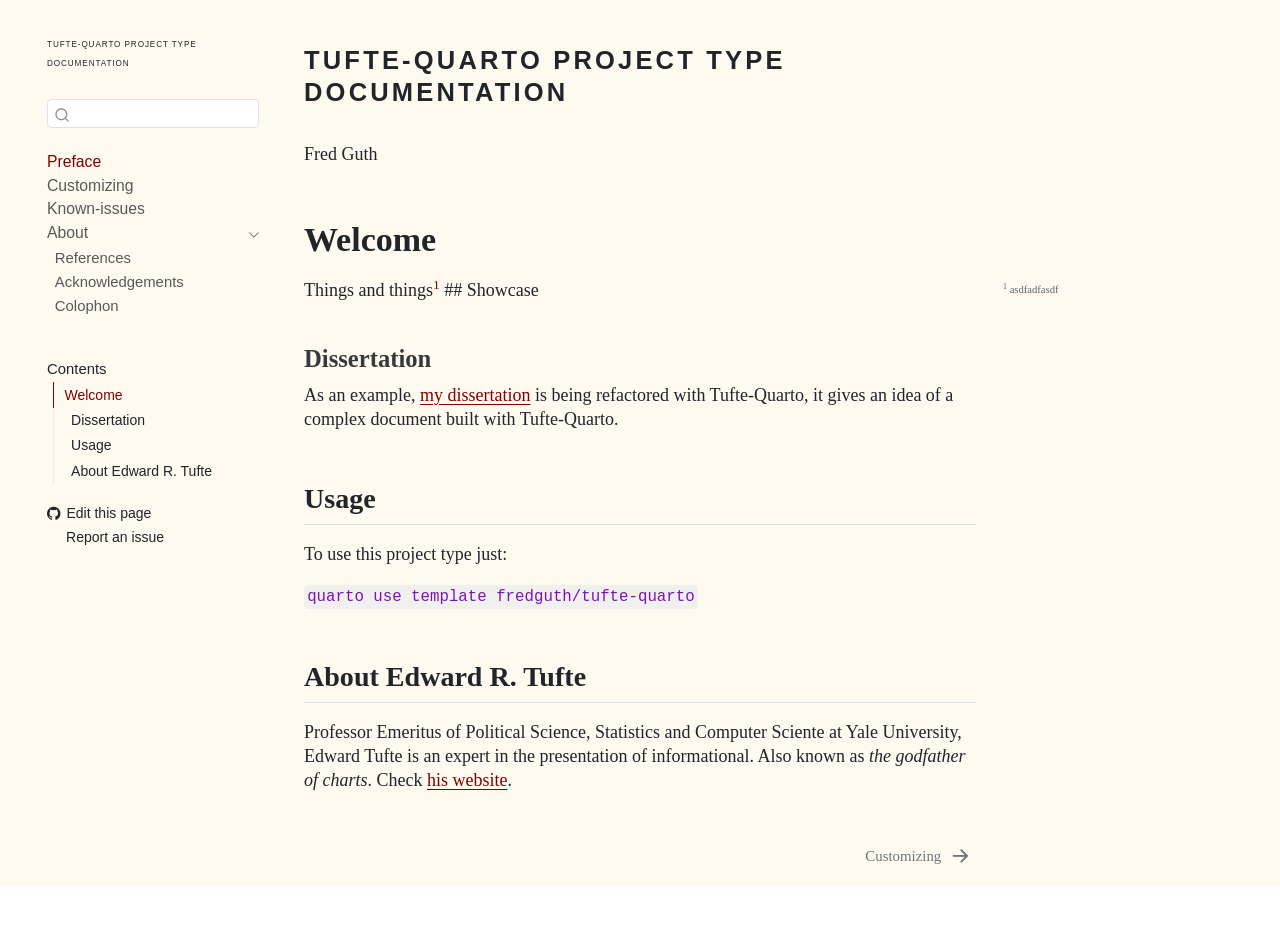
<file: docs/index.html>
<!DOCTYPE html>
<html xmlns="http://www.w3.org/1999/xhtml" lang="en" xml:lang="en"><head>

<meta charset="utf-8">
<meta name="generator" content="quarto-1.8.26">

<meta name="viewport" content="width=device-width, initial-scale=1.0, user-scalable=yes">

<meta name="author" content="Fred Guth">

<title>Tufte-Quarto Project Type Documentation</title>
<style>
code{white-space: pre-wrap;}
span.smallcaps{font-variant: small-caps;}
div.columns{display: flex; gap: min(4vw, 1.5em);}
div.column{flex: auto; overflow-x: auto;}
div.hanging-indent{margin-left: 1.5em; text-indent: -1.5em;}
ul.task-list{list-style: none;}
ul.task-list li input[type="checkbox"] {
  width: 0.8em;
  margin: 0 0.8em 0.2em -1em; /* quarto-specific, see https://github.com/quarto-dev/quarto-cli/issues/4556 */ 
  vertical-align: middle;
}
</style>


<script src="site_libs/quarto-nav/quarto-nav.js"></script>
<script src="site_libs/quarto-nav/headroom.min.js"></script>
<script src="site_libs/clipboard/clipboard.min.js"></script>
<script src="site_libs/quarto-search/autocomplete.umd.js"></script>
<script src="site_libs/quarto-search/fuse.min.js"></script>
<script src="site_libs/quarto-search/quarto-search.js"></script>
<meta name="quarto:offset" content="./">
<link href="./02-Main/customizing.html" rel="next">
<script src="site_libs/quarto-html/quarto.js" type="module"></script>
<script src="site_libs/quarto-html/tabsets/tabsets.js" type="module"></script>
<script src="site_libs/quarto-html/axe/axe-check.js" type="module"></script>
<script src="site_libs/quarto-html/popper.min.js"></script>
<script src="site_libs/quarto-html/tippy.umd.min.js"></script>
<script src="site_libs/quarto-html/anchor.min.js"></script>
<link href="site_libs/quarto-html/tippy.css" rel="stylesheet">
<link href="site_libs/quarto-html/quarto-syntax-highlighting-587c61ba64f3a5504c4d52d930310e48.css" rel="stylesheet" id="quarto-text-highlighting-styles">
<script src="site_libs/bootstrap/bootstrap.min.js"></script>
<link href="site_libs/bootstrap/bootstrap-icons.css" rel="stylesheet">
<link href="site_libs/bootstrap/bootstrap-f59f578aac83223b69f47cfbacfca593.min.css" rel="stylesheet" append-hash="true" id="quarto-bootstrap" data-mode="light">
<script id="quarto-search-options" type="application/json">{
  "location": "sidebar",
  "copy-button": false,
  "collapse-after": 3,
  "panel-placement": "start",
  "type": "textbox",
  "limit": 50,
  "keyboard-shortcut": [
    "f",
    "/",
    "s"
  ],
  "show-item-context": false,
  "language": {
    "search-no-results-text": "No results",
    "search-matching-documents-text": "matching documents",
    "search-copy-link-title": "Copy link to search",
    "search-hide-matches-text": "Hide additional matches",
    "search-more-match-text": "more match in this document",
    "search-more-matches-text": "more matches in this document",
    "search-clear-button-title": "Clear",
    "search-text-placeholder": "",
    "search-detached-cancel-button-title": "Cancel",
    "search-submit-button-title": "Submit",
    "search-label": "Search"
  }
}</script>


<link rel="stylesheet" href="site_libs/quarto-contrib/quarto-project/fredguth/tufte/styles.css">
<meta property="og:title" content="Tufte-Quarto Project Type
Documentation">
<meta property="og:description" content="">
<meta property="og:site_name" content="Tufte-Quarto Project Type\
Documentation
">
</head>

<body class="nav-sidebar floating slimcontent quarto-light">

<div id="quarto-search-results"></div>
  <header id="quarto-header" class="headroom fixed-top">
  <nav class="quarto-secondary-nav">
    <div class="container-fluid d-flex">
      <button type="button" class="quarto-btn-toggle btn" data-bs-toggle="collapse" role="button" data-bs-target=".quarto-sidebar-collapse-item" aria-controls="quarto-sidebar" aria-expanded="false" aria-label="Toggle sidebar navigation" onclick="if (window.quartoToggleHeadroom) { window.quartoToggleHeadroom(); }">
        <i class="bi bi-layout-text-sidebar-reverse"></i>
      </button>
        <nav class="quarto-page-breadcrumbs" aria-label="breadcrumb"><ol class="breadcrumb"><li class="breadcrumb-item"><a href="./index.html"><span class="chapter-title">Preface</span></a></li></ol></nav>
        <a class="flex-grow-1" role="navigation" data-bs-toggle="collapse" data-bs-target=".quarto-sidebar-collapse-item" aria-controls="quarto-sidebar" aria-expanded="false" aria-label="Toggle sidebar navigation" onclick="if (window.quartoToggleHeadroom) { window.quartoToggleHeadroom(); }">      
        </a>
      <button type="button" class="btn quarto-search-button" aria-label="Search" onclick="window.quartoOpenSearch();">
        <i class="bi bi-search"></i>
      </button>
    </div>
  </nav>
</header>
<!-- content -->
<div id="quarto-content" class="quarto-container page-columns page-rows-contents page-layout-full">
<!-- sidebar -->
  <nav id="quarto-sidebar" class="sidebar collapse collapse-horizontal quarto-sidebar-collapse-item sidebar-navigation floating overflow-auto">
    <div class="pt-lg-2 mt-2 text-left sidebar-header">
    <div class="sidebar-title mb-0 py-0">
      <a href="./">Tufte-Quarto Project Type<br>
Documentation</a> 
        <div class="sidebar-tools-main">
    <a href="https://github.com/fredguth/tufte-quarto/" title="Source Code" class="quarto-navigation-tool px-1" aria-label="Source Code"><i class="bi bi-github"></i></a>
</div>
    </div>
      </div>
        <div class="mt-2 flex-shrink-0 align-items-center">
        <div class="sidebar-search">
        <div id="quarto-search" class="" title="Search"></div>
        </div>
        </div>
    <div class="sidebar-menu-container"> 
    <ul class="list-unstyled mt-1">
        <li class="sidebar-item">
  <div class="sidebar-item-container"> 
  <a href="./index.html" class="sidebar-item-text sidebar-link active"><span class="chapter-title">Preface</span></a>
  </div>
</li>
        <li class="sidebar-item">
  <div class="sidebar-item-container"> 
  <a href="./02-Main/customizing.html" class="sidebar-item-text sidebar-link"><span class="chapter-title">Customizing</span></a>
  </div>
</li>
        <li class="sidebar-item">
  <div class="sidebar-item-container"> 
  <a href="./02-Main/known_issues.html" class="sidebar-item-text sidebar-link"><span class="chapter-title">Known-issues</span></a>
  </div>
</li>
        <li class="sidebar-item sidebar-item-section">
      <div class="sidebar-item-container"> 
            <a href="./about.html" class="sidebar-item-text sidebar-link">
 <span class="menu-text">About</span></a>
          <a class="sidebar-item-toggle text-start" data-bs-toggle="collapse" data-bs-target="#quarto-sidebar-section-1" role="navigation" aria-expanded="true" aria-label="Toggle section">
            <i class="bi bi-chevron-right ms-2"></i>
          </a> 
      </div>
      <ul id="quarto-sidebar-section-1" class="collapse list-unstyled sidebar-section depth1 show">  
          <li class="sidebar-item">
  <div class="sidebar-item-container"> 
  <a href="./03-Back/references.html" class="sidebar-item-text sidebar-link">
 <span class="menu-text">References</span></a>
  </div>
</li>
          <li class="sidebar-item">
  <div class="sidebar-item-container"> 
  <a href="./03-Back/ack.html" class="sidebar-item-text sidebar-link">
 <span class="menu-text">Acknowledgements</span></a>
  </div>
</li>
          <li class="sidebar-item">
  <div class="sidebar-item-container"> 
  <a href="./03-Back/colophon.html" class="sidebar-item-text sidebar-link">
 <span class="menu-text">Colophon</span></a>
  </div>
</li>
      </ul>
  </li>
    </ul>
    </div>
    <nav id="TOC" role="doc-toc" class="toc-active">
    <h2 id="toc-title">Contents</h2>
   
  <ul>
  <li><a href="#welcome" id="toc-welcome" class="nav-link active" data-scroll-target="#welcome">Welcome</a>
  <ul class="collapse">
  <li><a href="#dissertation" id="toc-dissertation" class="nav-link" data-scroll-target="#dissertation">Dissertation</a></li>
  <li><a href="#usage" id="toc-usage" class="nav-link" data-scroll-target="#usage">Usage</a></li>
  <li><a href="#about-edward-r.-tufte" id="toc-about-edward-r.-tufte" class="nav-link" data-scroll-target="#about-edward-r.-tufte">About Edward R. Tufte</a></li>
  </ul></li>
  </ul>
<div class="toc-actions"><ul><li><a href="https://github.com/fredguth/tufte-quarto/edit/main/index.qmd" class="toc-action"><i class="bi bi-github"></i>Edit this page</a></li><li><a href="https://github.com/fredguth/tufte-quarto/issues/new" class="toc-action"><i class="bi empty"></i>Report an issue</a></li></ul></div></nav>
</nav>
<div id="quarto-sidebar-glass" class="quarto-sidebar-collapse-item" data-bs-toggle="collapse" data-bs-target=".quarto-sidebar-collapse-item"></div>
<!-- margin-sidebar -->
    <div id="quarto-margin-sidebar" class="sidebar margin-sidebar zindex-bottom">
    </div>
<!-- main -->
<main class="content page-columns page-full column-body" id="quarto-document-content"><header id="title-block-header" class="quarto-title-block"><h1 class="title display-7"><p>Tufte-Quarto Project Type<br>
Documentation</p></h1></header>

<header id="title-block-header">

<p class="author">Fred Guth</p>

</header>


<section id="welcome" class="level1 page-columns page-full">
<h1>Welcome</h1>
<p>Things and things<a href="#fn1" class="footnote-ref" id="fnref1" role="doc-noteref"><sup>1</sup></a> ## Showcase</p>
<div class="no-row-height column-margin column-container"><div id="fn1"><p><sup>1</sup>&nbsp;asdfadfasdf</p></div></div><section id="dissertation" class="level3">
<h3 class="anchored" data-anchor-id="dissertation">Dissertation</h3>
<p>As an example, <a href="https://fredguth.github.io/IBToDL">my dissertation</a> is being refactored with Tufte-Quarto, it gives an idea of a complex document built with Tufte-Quarto.</p>
</section>
<section id="usage" class="level2">
<h2 class="anchored" data-anchor-id="usage">Usage</h2>
<p>To use this project type just:</p>
<p><code>quarto use template fredguth/tufte-quarto</code></p>
</section>
<div id="sec-tufte">
<section id="about-edward-r.-tufte" class="level2">
<h2 class="anchored" data-anchor-id="about-edward-r.-tufte">About Edward R. Tufte</h2>
<p>Professor Emeritus of Political Science, Statistics and Computer Sciente at Yale University, Edward Tufte is an expert in the presentation of informational. Also known as <em>the godfather of charts</em>. Check <a href="https://www.edwardtufte.com/tufte/">his website</a>.</p>
</section>
</div>


</section>


</main> <!-- /main -->
<script id="quarto-html-after-body" type="application/javascript">
  window.document.addEventListener("DOMContentLoaded", function (event) {
    const icon = "";
    const anchorJS = new window.AnchorJS();
    anchorJS.options = {
      placement: 'right',
      icon: icon
    };
    anchorJS.add('.anchored');
    const isCodeAnnotation = (el) => {
      for (const clz of el.classList) {
        if (clz.startsWith('code-annotation-')) {                     
          return true;
        }
      }
      return false;
    }
    const onCopySuccess = function(e) {
      // button target
      const button = e.trigger;
      // don't keep focus
      button.blur();
      // flash "checked"
      button.classList.add('code-copy-button-checked');
      var currentTitle = button.getAttribute("title");
      button.setAttribute("title", "Copied!");
      let tooltip;
      if (window.bootstrap) {
        button.setAttribute("data-bs-toggle", "tooltip");
        button.setAttribute("data-bs-placement", "left");
        button.setAttribute("data-bs-title", "Copied!");
        tooltip = new bootstrap.Tooltip(button, 
          { trigger: "manual", 
            customClass: "code-copy-button-tooltip",
            offset: [0, -8]});
        tooltip.show();    
      }
      setTimeout(function() {
        if (tooltip) {
          tooltip.hide();
          button.removeAttribute("data-bs-title");
          button.removeAttribute("data-bs-toggle");
          button.removeAttribute("data-bs-placement");
        }
        button.setAttribute("title", currentTitle);
        button.classList.remove('code-copy-button-checked');
      }, 1000);
      // clear code selection
      e.clearSelection();
    }
    const getTextToCopy = function(trigger) {
      const outerScaffold = trigger.parentElement.cloneNode(true);
      const codeEl = outerScaffold.querySelector('code');
      for (const childEl of codeEl.children) {
        if (isCodeAnnotation(childEl)) {
          childEl.remove();
        }
      }
      return codeEl.innerText;
    }
    const clipboard = new window.ClipboardJS('.code-copy-button:not([data-in-quarto-modal])', {
      text: getTextToCopy
    });
    clipboard.on('success', onCopySuccess);
    if (window.document.getElementById('quarto-embedded-source-code-modal')) {
      const clipboardModal = new window.ClipboardJS('.code-copy-button[data-in-quarto-modal]', {
        text: getTextToCopy,
        container: window.document.getElementById('quarto-embedded-source-code-modal')
      });
      clipboardModal.on('success', onCopySuccess);
    }
      var localhostRegex = new RegExp(/^(?:http|https):\/\/localhost\:?[0-9]*\//);
      var mailtoRegex = new RegExp(/^mailto:/);
        var filterRegex = new RegExp("https:\/\/fredguth\.github\.io\/tufte-quarto\/");
      var isInternal = (href) => {
          return filterRegex.test(href) || localhostRegex.test(href) || mailtoRegex.test(href);
      }
      // Inspect non-navigation links and adorn them if external
     var links = window.document.querySelectorAll('a[href]:not(.nav-link):not(.navbar-brand):not(.toc-action):not(.sidebar-link):not(.sidebar-item-toggle):not(.pagination-link):not(.no-external):not([aria-hidden]):not(.dropdown-item):not(.quarto-navigation-tool):not(.about-link)');
      for (var i=0; i<links.length; i++) {
        const link = links[i];
        if (!isInternal(link.href)) {
          // undo the damage that might have been done by quarto-nav.js in the case of
          // links that we want to consider external
          if (link.dataset.originalHref !== undefined) {
            link.href = link.dataset.originalHref;
          }
        }
      }
    function tippyHover(el, contentFn, onTriggerFn, onUntriggerFn) {
      const config = {
        allowHTML: true,
        maxWidth: 500,
        delay: 100,
        arrow: false,
        appendTo: function(el) {
            return el.parentElement;
        },
        interactive: true,
        interactiveBorder: 10,
        theme: 'quarto',
        placement: 'bottom-start',
      };
      if (contentFn) {
        config.content = contentFn;
      }
      if (onTriggerFn) {
        config.onTrigger = onTriggerFn;
      }
      if (onUntriggerFn) {
        config.onUntrigger = onUntriggerFn;
      }
      window.tippy(el, config); 
    }
    const noterefs = window.document.querySelectorAll('a[role="doc-noteref"]');
    for (var i=0; i<noterefs.length; i++) {
      const ref = noterefs[i];
      tippyHover(ref, function() {
        // use id or data attribute instead here
        let href = ref.getAttribute('data-footnote-href') || ref.getAttribute('href');
        try { href = new URL(href).hash; } catch {}
        const id = href.replace(/^#\/?/, "");
        const note = window.document.getElementById(id);
        if (note) {
          return note.innerHTML;
        } else {
          return "";
        }
      });
    }
    const xrefs = window.document.querySelectorAll('a.quarto-xref');
    const processXRef = (id, note) => {
      // Strip column container classes
      const stripColumnClz = (el) => {
        el.classList.remove("page-full", "page-columns");
        if (el.children) {
          for (const child of el.children) {
            stripColumnClz(child);
          }
        }
      }
      stripColumnClz(note)
      if (id === null || id.startsWith('sec-')) {
        // Special case sections, only their first couple elements
        const container = document.createElement("div");
        if (note.children && note.children.length > 2) {
          container.appendChild(note.children[0].cloneNode(true));
          for (let i = 1; i < note.children.length; i++) {
            const child = note.children[i];
            if (child.tagName === "P" && child.innerText === "") {
              continue;
            } else {
              container.appendChild(child.cloneNode(true));
              break;
            }
          }
          if (window.Quarto?.typesetMath) {
            window.Quarto.typesetMath(container);
          }
          return container.innerHTML
        } else {
          if (window.Quarto?.typesetMath) {
            window.Quarto.typesetMath(note);
          }
          return note.innerHTML;
        }
      } else {
        // Remove any anchor links if they are present
        const anchorLink = note.querySelector('a.anchorjs-link');
        if (anchorLink) {
          anchorLink.remove();
        }
        if (window.Quarto?.typesetMath) {
          window.Quarto.typesetMath(note);
        }
        if (note.classList.contains("callout")) {
          return note.outerHTML;
        } else {
          return note.innerHTML;
        }
      }
    }
    for (var i=0; i<xrefs.length; i++) {
      const xref = xrefs[i];
      tippyHover(xref, undefined, function(instance) {
        instance.disable();
        let url = xref.getAttribute('href');
        let hash = undefined; 
        if (url.startsWith('#')) {
          hash = url;
        } else {
          try { hash = new URL(url).hash; } catch {}
        }
        if (hash) {
          const id = hash.replace(/^#\/?/, "");
          const note = window.document.getElementById(id);
          if (note !== null) {
            try {
              const html = processXRef(id, note.cloneNode(true));
              instance.setContent(html);
            } finally {
              instance.enable();
              instance.show();
            }
          } else {
            // See if we can fetch this
            fetch(url.split('#')[0])
            .then(res => res.text())
            .then(html => {
              const parser = new DOMParser();
              const htmlDoc = parser.parseFromString(html, "text/html");
              const note = htmlDoc.getElementById(id);
              if (note !== null) {
                const html = processXRef(id, note);
                instance.setContent(html);
              } 
            }).finally(() => {
              instance.enable();
              instance.show();
            });
          }
        } else {
          // See if we can fetch a full url (with no hash to target)
          // This is a special case and we should probably do some content thinning / targeting
          fetch(url)
          .then(res => res.text())
          .then(html => {
            const parser = new DOMParser();
            const htmlDoc = parser.parseFromString(html, "text/html");
            const note = htmlDoc.querySelector('main.content');
            if (note !== null) {
              // This should only happen for chapter cross references
              // (since there is no id in the URL)
              // remove the first header
              if (note.children.length > 0 && note.children[0].tagName === "HEADER") {
                note.children[0].remove();
              }
              const html = processXRef(null, note);
              instance.setContent(html);
            } 
          }).finally(() => {
            instance.enable();
            instance.show();
          });
        }
      }, function(instance) {
      });
    }
        let selectedAnnoteEl;
        const selectorForAnnotation = ( cell, annotation) => {
          let cellAttr = 'data-code-cell="' + cell + '"';
          let lineAttr = 'data-code-annotation="' +  annotation + '"';
          const selector = 'span[' + cellAttr + '][' + lineAttr + ']';
          return selector;
        }
        const selectCodeLines = (annoteEl) => {
          const doc = window.document;
          const targetCell = annoteEl.getAttribute("data-target-cell");
          const targetAnnotation = annoteEl.getAttribute("data-target-annotation");
          const annoteSpan = window.document.querySelector(selectorForAnnotation(targetCell, targetAnnotation));
          const lines = annoteSpan.getAttribute("data-code-lines").split(",");
          const lineIds = lines.map((line) => {
            return targetCell + "-" + line;
          })
          let top = null;
          let height = null;
          let parent = null;
          if (lineIds.length > 0) {
              //compute the position of the single el (top and bottom and make a div)
              const el = window.document.getElementById(lineIds[0]);
              top = el.offsetTop;
              height = el.offsetHeight;
              parent = el.parentElement.parentElement;
            if (lineIds.length > 1) {
              const lastEl = window.document.getElementById(lineIds[lineIds.length - 1]);
              const bottom = lastEl.offsetTop + lastEl.offsetHeight;
              height = bottom - top;
            }
            if (top !== null && height !== null && parent !== null) {
              // cook up a div (if necessary) and position it 
              let div = window.document.getElementById("code-annotation-line-highlight");
              if (div === null) {
                div = window.document.createElement("div");
                div.setAttribute("id", "code-annotation-line-highlight");
                div.style.position = 'absolute';
                parent.appendChild(div);
              }
              div.style.top = top - 2 + "px";
              div.style.height = height + 4 + "px";
              div.style.left = 0;
              let gutterDiv = window.document.getElementById("code-annotation-line-highlight-gutter");
              if (gutterDiv === null) {
                gutterDiv = window.document.createElement("div");
                gutterDiv.setAttribute("id", "code-annotation-line-highlight-gutter");
                gutterDiv.style.position = 'absolute';
                const codeCell = window.document.getElementById(targetCell);
                const gutter = codeCell.querySelector('.code-annotation-gutter');
                gutter.appendChild(gutterDiv);
              }
              gutterDiv.style.top = top - 2 + "px";
              gutterDiv.style.height = height + 4 + "px";
            }
            selectedAnnoteEl = annoteEl;
          }
        };
        const unselectCodeLines = () => {
          const elementsIds = ["code-annotation-line-highlight", "code-annotation-line-highlight-gutter"];
          elementsIds.forEach((elId) => {
            const div = window.document.getElementById(elId);
            if (div) {
              div.remove();
            }
          });
          selectedAnnoteEl = undefined;
        };
          // Handle positioning of the toggle
      window.addEventListener(
        "resize",
        throttle(() => {
          elRect = undefined;
          if (selectedAnnoteEl) {
            selectCodeLines(selectedAnnoteEl);
          }
        }, 10)
      );
      function throttle(fn, ms) {
      let throttle = false;
      let timer;
        return (...args) => {
          if(!throttle) { // first call gets through
              fn.apply(this, args);
              throttle = true;
          } else { // all the others get throttled
              if(timer) clearTimeout(timer); // cancel #2
              timer = setTimeout(() => {
                fn.apply(this, args);
                timer = throttle = false;
              }, ms);
          }
        };
      }
        // Attach click handler to the DT
        const annoteDls = window.document.querySelectorAll('dt[data-target-cell]');
        for (const annoteDlNode of annoteDls) {
          annoteDlNode.addEventListener('click', (event) => {
            const clickedEl = event.target;
            if (clickedEl !== selectedAnnoteEl) {
              unselectCodeLines();
              const activeEl = window.document.querySelector('dt[data-target-cell].code-annotation-active');
              if (activeEl) {
                activeEl.classList.remove('code-annotation-active');
              }
              selectCodeLines(clickedEl);
              clickedEl.classList.add('code-annotation-active');
            } else {
              // Unselect the line
              unselectCodeLines();
              clickedEl.classList.remove('code-annotation-active');
            }
          });
        }
    const findCites = (el) => {
      const parentEl = el.parentElement;
      if (parentEl) {
        const cites = parentEl.dataset.cites;
        if (cites) {
          return {
            el,
            cites: cites.split(' ')
          };
        } else {
          return findCites(el.parentElement)
        }
      } else {
        return undefined;
      }
    };
    var bibliorefs = window.document.querySelectorAll('a[role="doc-biblioref"]');
    for (var i=0; i<bibliorefs.length; i++) {
      const ref = bibliorefs[i];
      const citeInfo = findCites(ref);
      if (citeInfo) {
        tippyHover(citeInfo.el, function() {
          var popup = window.document.createElement('div');
          citeInfo.cites.forEach(function(cite) {
            var citeDiv = window.document.createElement('div');
            citeDiv.classList.add('hanging-indent');
            citeDiv.classList.add('csl-entry');
            var biblioDiv = window.document.getElementById('ref-' + cite);
            if (biblioDiv) {
              citeDiv.innerHTML = biblioDiv.innerHTML;
            }
            popup.appendChild(citeDiv);
          });
          return popup.innerHTML;
        });
      }
    }
  });
  </script>
<nav class="page-navigation column-body">
  <div class="nav-page nav-page-previous">
  </div>
  <div class="nav-page nav-page-next">
      <a href="./02-Main/customizing.html" class="pagination-link" aria-label="Customizing">
        <span class="nav-page-text"><span class="chapter-title">Customizing</span></span> <i class="bi bi-arrow-right-short"></i>
      </a>
  </div>
</nav>
</div> <!-- /content -->




<footer class="footer"><div class="nav-footer"><div class="nav-footer-center"><div class="toc-actions d-sm-block d-md-none"><ul><li><a href="https://github.com/fredguth/tufte-quarto/edit/main/index.qmd" class="toc-action"><i class="bi bi-github"></i>Edit this page</a></li><li><a href="https://github.com/fredguth/tufte-quarto/issues/new" class="toc-action"><i class="bi empty"></i>Report an issue</a></li></ul></div></div></div></footer></body></html>
</file>
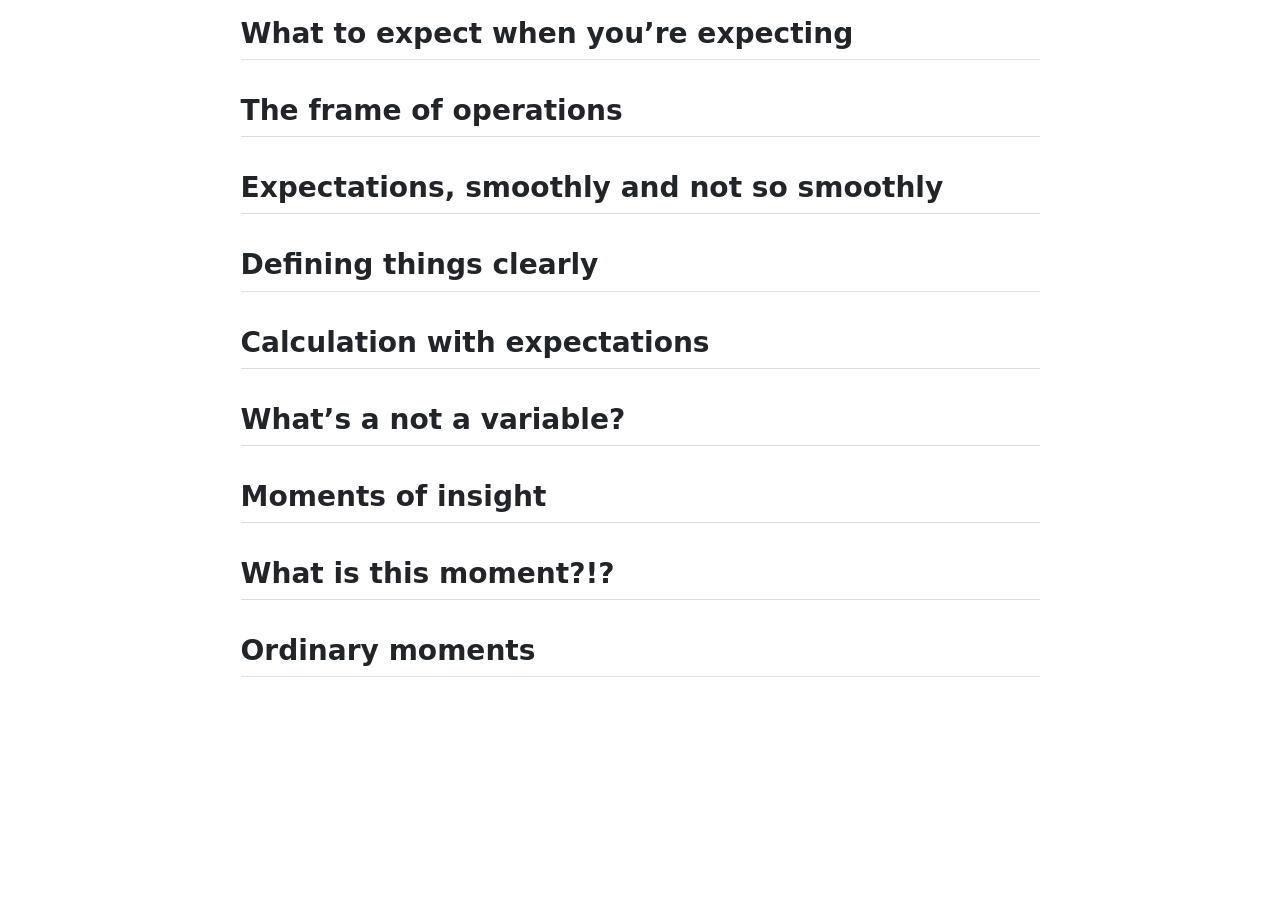
<file: expectations.html>
<!DOCTYPE html>
<html xmlns="http://www.w3.org/1999/xhtml" lang="en" xml:lang="en"><head>

<meta charset="utf-8">
<meta name="generator" content="quarto-1.8.26">

<meta name="viewport" content="width=device-width, initial-scale=1.0, user-scalable=yes">

<meta name="author" content="">

<title>expectations</title>
<style>
code{white-space: pre-wrap;}
span.smallcaps{font-variant: small-caps;}
div.columns{display: flex; gap: min(4vw, 1.5em);}
div.column{flex: auto; overflow-x: auto;}
div.hanging-indent{margin-left: 1.5em; text-indent: -1.5em;}
ul.task-list{list-style: none;}
ul.task-list li input[type="checkbox"] {
  width: 0.8em;
  margin: 0 0.8em 0.2em -1em; /* quarto-specific, see https://github.com/quarto-dev/quarto-cli/issues/4556 */ 
  vertical-align: middle;
}
</style>


<script src="expectations_files/libs/clipboard/clipboard.min.js"></script>
<script src="expectations_files/libs/quarto-html/quarto.js" type="module"></script>
<script src="expectations_files/libs/quarto-html/tabsets/tabsets.js" type="module"></script>
<script src="expectations_files/libs/quarto-html/axe/axe-check.js" type="module"></script>
<script src="expectations_files/libs/quarto-html/popper.min.js"></script>
<script src="expectations_files/libs/quarto-html/tippy.umd.min.js"></script>
<script src="expectations_files/libs/quarto-html/anchor.min.js"></script>
<link href="expectations_files/libs/quarto-html/tippy.css" rel="stylesheet">
<link href="expectations_files/libs/quarto-html/quarto-syntax-highlighting-587c61ba64f3a5504c4d52d930310e48.css" rel="stylesheet" id="quarto-text-highlighting-styles">
<script src="expectations_files/libs/bootstrap/bootstrap.min.js"></script>
<link href="expectations_files/libs/bootstrap/bootstrap-icons.css" rel="stylesheet">
<link href="expectations_files/libs/bootstrap/bootstrap-d6a003b94517c951b2d65075d42fb01b.min.css" rel="stylesheet" append-hash="true" id="quarto-bootstrap" data-mode="light">


</head>

<body class="fullcontent quarto-light">

<div id="quarto-content" class="page-columns page-rows-contents page-layout-article">

<main class="content" id="quarto-document-content">




<section id="what-to-expect-when-youre-expecting" class="level2">
<h2 class="anchored" data-anchor-id="what-to-expect-when-youre-expecting">What to expect when you’re expecting</h2>

</section>
<section id="the-frame-of-operations" class="level2">
<h2 class="anchored" data-anchor-id="the-frame-of-operations">The frame of operations</h2>
</section>
<section id="expectations-smoothly-and-not-so-smoothly" class="level2">
<h2 class="anchored" data-anchor-id="expectations-smoothly-and-not-so-smoothly">Expectations, smoothly and not so smoothly</h2>
</section>
<section id="defining-things-clearly" class="level2">
<h2 class="anchored" data-anchor-id="defining-things-clearly">Defining things clearly</h2>
</section>
<section id="calculation-with-expectations" class="level2">
<h2 class="anchored" data-anchor-id="calculation-with-expectations">Calculation with expectations</h2>
</section>
<section id="whats-a-not-a-variable" class="level2">
<h2 class="anchored" data-anchor-id="whats-a-not-a-variable">What’s a not a variable?</h2>
</section>
<section id="moments-of-insight" class="level2">
<h2 class="anchored" data-anchor-id="moments-of-insight">Moments of insight</h2>
</section>
<section id="what-is-this-moment" class="level2">
<h2 class="anchored" data-anchor-id="what-is-this-moment">What is this moment?!?</h2>
</section>
<section id="ordinary-moments" class="level2">
<h2 class="anchored" data-anchor-id="ordinary-moments">Ordinary moments</h2>
</section>

</main>
<!-- /main column -->
<script id="quarto-html-after-body" type="application/javascript">
  window.document.addEventListener("DOMContentLoaded", function (event) {
    const icon = "";
    const anchorJS = new window.AnchorJS();
    anchorJS.options = {
      placement: 'right',
      icon: icon
    };
    anchorJS.add('.anchored');
    const isCodeAnnotation = (el) => {
      for (const clz of el.classList) {
        if (clz.startsWith('code-annotation-')) {                     
          return true;
        }
      }
      return false;
    }
    const onCopySuccess = function(e) {
      // button target
      const button = e.trigger;
      // don't keep focus
      button.blur();
      // flash "checked"
      button.classList.add('code-copy-button-checked');
      var currentTitle = button.getAttribute("title");
      button.setAttribute("title", "Copied!");
      let tooltip;
      if (window.bootstrap) {
        button.setAttribute("data-bs-toggle", "tooltip");
        button.setAttribute("data-bs-placement", "left");
        button.setAttribute("data-bs-title", "Copied!");
        tooltip = new bootstrap.Tooltip(button, 
          { trigger: "manual", 
            customClass: "code-copy-button-tooltip",
            offset: [0, -8]});
        tooltip.show();    
      }
      setTimeout(function() {
        if (tooltip) {
          tooltip.hide();
          button.removeAttribute("data-bs-title");
          button.removeAttribute("data-bs-toggle");
          button.removeAttribute("data-bs-placement");
        }
        button.setAttribute("title", currentTitle);
        button.classList.remove('code-copy-button-checked');
      }, 1000);
      // clear code selection
      e.clearSelection();
    }
    const getTextToCopy = function(trigger) {
      const outerScaffold = trigger.parentElement.cloneNode(true);
      const codeEl = outerScaffold.querySelector('code');
      for (const childEl of codeEl.children) {
        if (isCodeAnnotation(childEl)) {
          childEl.remove();
        }
      }
      return codeEl.innerText;
    }
    const clipboard = new window.ClipboardJS('.code-copy-button:not([data-in-quarto-modal])', {
      text: getTextToCopy
    });
    clipboard.on('success', onCopySuccess);
    if (window.document.getElementById('quarto-embedded-source-code-modal')) {
      const clipboardModal = new window.ClipboardJS('.code-copy-button[data-in-quarto-modal]', {
        text: getTextToCopy,
        container: window.document.getElementById('quarto-embedded-source-code-modal')
      });
      clipboardModal.on('success', onCopySuccess);
    }
      var localhostRegex = new RegExp(/^(?:http|https):\/\/localhost\:?[0-9]*\//);
      var mailtoRegex = new RegExp(/^mailto:/);
        var filterRegex = new RegExp('/' + window.location.host + '/');
      var isInternal = (href) => {
          return filterRegex.test(href) || localhostRegex.test(href) || mailtoRegex.test(href);
      }
      // Inspect non-navigation links and adorn them if external
     var links = window.document.querySelectorAll('a[href]:not(.nav-link):not(.navbar-brand):not(.toc-action):not(.sidebar-link):not(.sidebar-item-toggle):not(.pagination-link):not(.no-external):not([aria-hidden]):not(.dropdown-item):not(.quarto-navigation-tool):not(.about-link)');
      for (var i=0; i<links.length; i++) {
        const link = links[i];
        if (!isInternal(link.href)) {
          // undo the damage that might have been done by quarto-nav.js in the case of
          // links that we want to consider external
          if (link.dataset.originalHref !== undefined) {
            link.href = link.dataset.originalHref;
          }
        }
      }
    function tippyHover(el, contentFn, onTriggerFn, onUntriggerFn) {
      const config = {
        allowHTML: true,
        maxWidth: 500,
        delay: 100,
        arrow: false,
        appendTo: function(el) {
            return el.parentElement;
        },
        interactive: true,
        interactiveBorder: 10,
        theme: 'quarto',
        placement: 'bottom-start',
      };
      if (contentFn) {
        config.content = contentFn;
      }
      if (onTriggerFn) {
        config.onTrigger = onTriggerFn;
      }
      if (onUntriggerFn) {
        config.onUntrigger = onUntriggerFn;
      }
      window.tippy(el, config); 
    }
    const noterefs = window.document.querySelectorAll('a[role="doc-noteref"]');
    for (var i=0; i<noterefs.length; i++) {
      const ref = noterefs[i];
      tippyHover(ref, function() {
        // use id or data attribute instead here
        let href = ref.getAttribute('data-footnote-href') || ref.getAttribute('href');
        try { href = new URL(href).hash; } catch {}
        const id = href.replace(/^#\/?/, "");
        const note = window.document.getElementById(id);
        if (note) {
          return note.innerHTML;
        } else {
          return "";
        }
      });
    }
    const xrefs = window.document.querySelectorAll('a.quarto-xref');
    const processXRef = (id, note) => {
      // Strip column container classes
      const stripColumnClz = (el) => {
        el.classList.remove("page-full", "page-columns");
        if (el.children) {
          for (const child of el.children) {
            stripColumnClz(child);
          }
        }
      }
      stripColumnClz(note)
      if (id === null || id.startsWith('sec-')) {
        // Special case sections, only their first couple elements
        const container = document.createElement("div");
        if (note.children && note.children.length > 2) {
          container.appendChild(note.children[0].cloneNode(true));
          for (let i = 1; i < note.children.length; i++) {
            const child = note.children[i];
            if (child.tagName === "P" && child.innerText === "") {
              continue;
            } else {
              container.appendChild(child.cloneNode(true));
              break;
            }
          }
          if (window.Quarto?.typesetMath) {
            window.Quarto.typesetMath(container);
          }
          return container.innerHTML
        } else {
          if (window.Quarto?.typesetMath) {
            window.Quarto.typesetMath(note);
          }
          return note.innerHTML;
        }
      } else {
        // Remove any anchor links if they are present
        const anchorLink = note.querySelector('a.anchorjs-link');
        if (anchorLink) {
          anchorLink.remove();
        }
        if (window.Quarto?.typesetMath) {
          window.Quarto.typesetMath(note);
        }
        if (note.classList.contains("callout")) {
          return note.outerHTML;
        } else {
          return note.innerHTML;
        }
      }
    }
    for (var i=0; i<xrefs.length; i++) {
      const xref = xrefs[i];
      tippyHover(xref, undefined, function(instance) {
        instance.disable();
        let url = xref.getAttribute('href');
        let hash = undefined; 
        if (url.startsWith('#')) {
          hash = url;
        } else {
          try { hash = new URL(url).hash; } catch {}
        }
        if (hash) {
          const id = hash.replace(/^#\/?/, "");
          const note = window.document.getElementById(id);
          if (note !== null) {
            try {
              const html = processXRef(id, note.cloneNode(true));
              instance.setContent(html);
            } finally {
              instance.enable();
              instance.show();
            }
          } else {
            // See if we can fetch this
            fetch(url.split('#')[0])
            .then(res => res.text())
            .then(html => {
              const parser = new DOMParser();
              const htmlDoc = parser.parseFromString(html, "text/html");
              const note = htmlDoc.getElementById(id);
              if (note !== null) {
                const html = processXRef(id, note);
                instance.setContent(html);
              } 
            }).finally(() => {
              instance.enable();
              instance.show();
            });
          }
        } else {
          // See if we can fetch a full url (with no hash to target)
          // This is a special case and we should probably do some content thinning / targeting
          fetch(url)
          .then(res => res.text())
          .then(html => {
            const parser = new DOMParser();
            const htmlDoc = parser.parseFromString(html, "text/html");
            const note = htmlDoc.querySelector('main.content');
            if (note !== null) {
              // This should only happen for chapter cross references
              // (since there is no id in the URL)
              // remove the first header
              if (note.children.length > 0 && note.children[0].tagName === "HEADER") {
                note.children[0].remove();
              }
              const html = processXRef(null, note);
              instance.setContent(html);
            } 
          }).finally(() => {
            instance.enable();
            instance.show();
          });
        }
      }, function(instance) {
      });
    }
        let selectedAnnoteEl;
        const selectorForAnnotation = ( cell, annotation) => {
          let cellAttr = 'data-code-cell="' + cell + '"';
          let lineAttr = 'data-code-annotation="' +  annotation + '"';
          const selector = 'span[' + cellAttr + '][' + lineAttr + ']';
          return selector;
        }
        const selectCodeLines = (annoteEl) => {
          const doc = window.document;
          const targetCell = annoteEl.getAttribute("data-target-cell");
          const targetAnnotation = annoteEl.getAttribute("data-target-annotation");
          const annoteSpan = window.document.querySelector(selectorForAnnotation(targetCell, targetAnnotation));
          const lines = annoteSpan.getAttribute("data-code-lines").split(",");
          const lineIds = lines.map((line) => {
            return targetCell + "-" + line;
          })
          let top = null;
          let height = null;
          let parent = null;
          if (lineIds.length > 0) {
              //compute the position of the single el (top and bottom and make a div)
              const el = window.document.getElementById(lineIds[0]);
              top = el.offsetTop;
              height = el.offsetHeight;
              parent = el.parentElement.parentElement;
            if (lineIds.length > 1) {
              const lastEl = window.document.getElementById(lineIds[lineIds.length - 1]);
              const bottom = lastEl.offsetTop + lastEl.offsetHeight;
              height = bottom - top;
            }
            if (top !== null && height !== null && parent !== null) {
              // cook up a div (if necessary) and position it 
              let div = window.document.getElementById("code-annotation-line-highlight");
              if (div === null) {
                div = window.document.createElement("div");
                div.setAttribute("id", "code-annotation-line-highlight");
                div.style.position = 'absolute';
                parent.appendChild(div);
              }
              div.style.top = top - 2 + "px";
              div.style.height = height + 4 + "px";
              div.style.left = 0;
              let gutterDiv = window.document.getElementById("code-annotation-line-highlight-gutter");
              if (gutterDiv === null) {
                gutterDiv = window.document.createElement("div");
                gutterDiv.setAttribute("id", "code-annotation-line-highlight-gutter");
                gutterDiv.style.position = 'absolute';
                const codeCell = window.document.getElementById(targetCell);
                const gutter = codeCell.querySelector('.code-annotation-gutter');
                gutter.appendChild(gutterDiv);
              }
              gutterDiv.style.top = top - 2 + "px";
              gutterDiv.style.height = height + 4 + "px";
            }
            selectedAnnoteEl = annoteEl;
          }
        };
        const unselectCodeLines = () => {
          const elementsIds = ["code-annotation-line-highlight", "code-annotation-line-highlight-gutter"];
          elementsIds.forEach((elId) => {
            const div = window.document.getElementById(elId);
            if (div) {
              div.remove();
            }
          });
          selectedAnnoteEl = undefined;
        };
          // Handle positioning of the toggle
      window.addEventListener(
        "resize",
        throttle(() => {
          elRect = undefined;
          if (selectedAnnoteEl) {
            selectCodeLines(selectedAnnoteEl);
          }
        }, 10)
      );
      function throttle(fn, ms) {
      let throttle = false;
      let timer;
        return (...args) => {
          if(!throttle) { // first call gets through
              fn.apply(this, args);
              throttle = true;
          } else { // all the others get throttled
              if(timer) clearTimeout(timer); // cancel #2
              timer = setTimeout(() => {
                fn.apply(this, args);
                timer = throttle = false;
              }, ms);
          }
        };
      }
        // Attach click handler to the DT
        const annoteDls = window.document.querySelectorAll('dt[data-target-cell]');
        for (const annoteDlNode of annoteDls) {
          annoteDlNode.addEventListener('click', (event) => {
            const clickedEl = event.target;
            if (clickedEl !== selectedAnnoteEl) {
              unselectCodeLines();
              const activeEl = window.document.querySelector('dt[data-target-cell].code-annotation-active');
              if (activeEl) {
                activeEl.classList.remove('code-annotation-active');
              }
              selectCodeLines(clickedEl);
              clickedEl.classList.add('code-annotation-active');
            } else {
              // Unselect the line
              unselectCodeLines();
              clickedEl.classList.remove('code-annotation-active');
            }
          });
        }
    const findCites = (el) => {
      const parentEl = el.parentElement;
      if (parentEl) {
        const cites = parentEl.dataset.cites;
        if (cites) {
          return {
            el,
            cites: cites.split(' ')
          };
        } else {
          return findCites(el.parentElement)
        }
      } else {
        return undefined;
      }
    };
    var bibliorefs = window.document.querySelectorAll('a[role="doc-biblioref"]');
    for (var i=0; i<bibliorefs.length; i++) {
      const ref = bibliorefs[i];
      const citeInfo = findCites(ref);
      if (citeInfo) {
        tippyHover(citeInfo.el, function() {
          var popup = window.document.createElement('div');
          citeInfo.cites.forEach(function(cite) {
            var citeDiv = window.document.createElement('div');
            citeDiv.classList.add('hanging-indent');
            citeDiv.classList.add('csl-entry');
            var biblioDiv = window.document.getElementById('ref-' + cite);
            if (biblioDiv) {
              citeDiv.innerHTML = biblioDiv.innerHTML;
            }
            popup.appendChild(citeDiv);
          });
          return popup.innerHTML;
        });
      }
    }
  });
  </script>
</div> <!-- /content -->




</body></html>
</file>
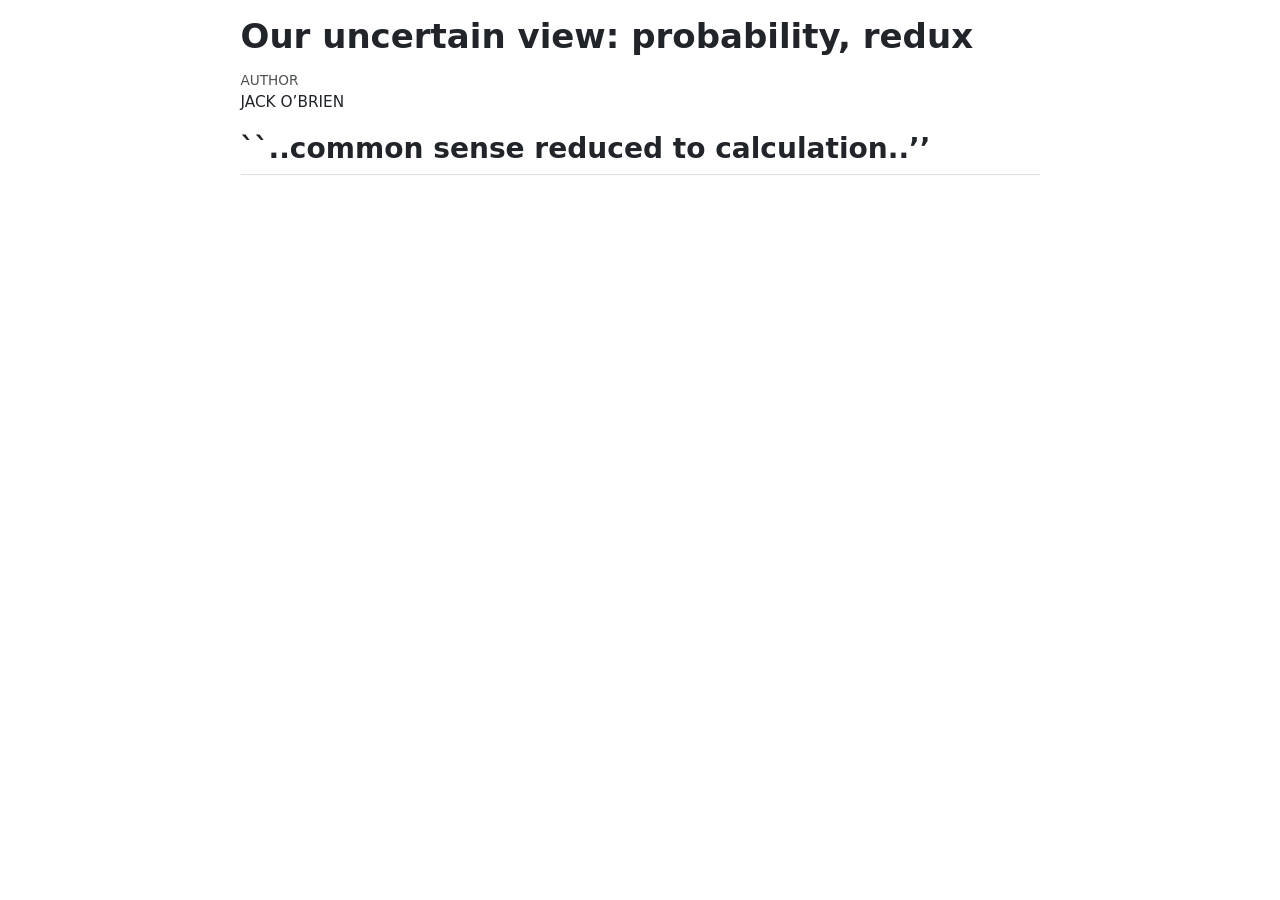
<file: prob_review.html>
<!DOCTYPE html>
<html xmlns="http://www.w3.org/1999/xhtml" lang="en" xml:lang="en"><head>

<meta charset="utf-8">
<meta name="generator" content="quarto-1.8.26">

<meta name="viewport" content="width=device-width, initial-scale=1.0, user-scalable=yes">

<meta name="author" content="JACK O’BRIEN">

<title>Our uncertain view: probability, redux</title>
<style>
code{white-space: pre-wrap;}
span.smallcaps{font-variant: small-caps;}
div.columns{display: flex; gap: min(4vw, 1.5em);}
div.column{flex: auto; overflow-x: auto;}
div.hanging-indent{margin-left: 1.5em; text-indent: -1.5em;}
ul.task-list{list-style: none;}
ul.task-list li input[type="checkbox"] {
  width: 0.8em;
  margin: 0 0.8em 0.2em -1em; /* quarto-specific, see https://github.com/quarto-dev/quarto-cli/issues/4556 */ 
  vertical-align: middle;
}
</style>


<script src="prob_review_files/libs/clipboard/clipboard.min.js"></script>
<script src="prob_review_files/libs/quarto-html/quarto.js" type="module"></script>
<script src="prob_review_files/libs/quarto-html/tabsets/tabsets.js" type="module"></script>
<script src="prob_review_files/libs/quarto-html/axe/axe-check.js" type="module"></script>
<script src="prob_review_files/libs/quarto-html/popper.min.js"></script>
<script src="prob_review_files/libs/quarto-html/tippy.umd.min.js"></script>
<script src="prob_review_files/libs/quarto-html/anchor.min.js"></script>
<link href="prob_review_files/libs/quarto-html/tippy.css" rel="stylesheet">
<link href="prob_review_files/libs/quarto-html/quarto-syntax-highlighting-587c61ba64f3a5504c4d52d930310e48.css" rel="stylesheet" id="quarto-text-highlighting-styles">
<script src="prob_review_files/libs/bootstrap/bootstrap.min.js"></script>
<link href="prob_review_files/libs/bootstrap/bootstrap-icons.css" rel="stylesheet">
<link href="prob_review_files/libs/bootstrap/bootstrap-d6a003b94517c951b2d65075d42fb01b.min.css" rel="stylesheet" append-hash="true" id="quarto-bootstrap" data-mode="light">


</head>

<body class="fullcontent quarto-light">

<div id="quarto-content" class="page-columns page-rows-contents page-layout-article">

<main class="content" id="quarto-document-content">

<header id="title-block-header" class="quarto-title-block default">
<div class="quarto-title">
<h1 class="title">Our uncertain view: probability, redux</h1>
</div>



<div class="quarto-title-meta">

    <div>
    <div class="quarto-title-meta-heading">Author</div>
    <div class="quarto-title-meta-contents">
             <p>JACK O’BRIEN </p>
          </div>
  </div>
    
  
    
  </div>
  


</header>


<section id="common-sense-reduced-to-calculation.." class="level2">
<h2 class="anchored" data-anchor-id="common-sense-reduced-to-calculation..">``..common sense reduced to calculation..’’</h2>
<p></p>
<p></p>
</section>

</main>
<!-- /main column -->
<script id="quarto-html-after-body" type="application/javascript">
  window.document.addEventListener("DOMContentLoaded", function (event) {
    const icon = "";
    const anchorJS = new window.AnchorJS();
    anchorJS.options = {
      placement: 'right',
      icon: icon
    };
    anchorJS.add('.anchored');
    const isCodeAnnotation = (el) => {
      for (const clz of el.classList) {
        if (clz.startsWith('code-annotation-')) {                     
          return true;
        }
      }
      return false;
    }
    const onCopySuccess = function(e) {
      // button target
      const button = e.trigger;
      // don't keep focus
      button.blur();
      // flash "checked"
      button.classList.add('code-copy-button-checked');
      var currentTitle = button.getAttribute("title");
      button.setAttribute("title", "Copied!");
      let tooltip;
      if (window.bootstrap) {
        button.setAttribute("data-bs-toggle", "tooltip");
        button.setAttribute("data-bs-placement", "left");
        button.setAttribute("data-bs-title", "Copied!");
        tooltip = new bootstrap.Tooltip(button, 
          { trigger: "manual", 
            customClass: "code-copy-button-tooltip",
            offset: [0, -8]});
        tooltip.show();    
      }
      setTimeout(function() {
        if (tooltip) {
          tooltip.hide();
          button.removeAttribute("data-bs-title");
          button.removeAttribute("data-bs-toggle");
          button.removeAttribute("data-bs-placement");
        }
        button.setAttribute("title", currentTitle);
        button.classList.remove('code-copy-button-checked');
      }, 1000);
      // clear code selection
      e.clearSelection();
    }
    const getTextToCopy = function(trigger) {
      const outerScaffold = trigger.parentElement.cloneNode(true);
      const codeEl = outerScaffold.querySelector('code');
      for (const childEl of codeEl.children) {
        if (isCodeAnnotation(childEl)) {
          childEl.remove();
        }
      }
      return codeEl.innerText;
    }
    const clipboard = new window.ClipboardJS('.code-copy-button:not([data-in-quarto-modal])', {
      text: getTextToCopy
    });
    clipboard.on('success', onCopySuccess);
    if (window.document.getElementById('quarto-embedded-source-code-modal')) {
      const clipboardModal = new window.ClipboardJS('.code-copy-button[data-in-quarto-modal]', {
        text: getTextToCopy,
        container: window.document.getElementById('quarto-embedded-source-code-modal')
      });
      clipboardModal.on('success', onCopySuccess);
    }
      var localhostRegex = new RegExp(/^(?:http|https):\/\/localhost\:?[0-9]*\//);
      var mailtoRegex = new RegExp(/^mailto:/);
        var filterRegex = new RegExp('/' + window.location.host + '/');
      var isInternal = (href) => {
          return filterRegex.test(href) || localhostRegex.test(href) || mailtoRegex.test(href);
      }
      // Inspect non-navigation links and adorn them if external
     var links = window.document.querySelectorAll('a[href]:not(.nav-link):not(.navbar-brand):not(.toc-action):not(.sidebar-link):not(.sidebar-item-toggle):not(.pagination-link):not(.no-external):not([aria-hidden]):not(.dropdown-item):not(.quarto-navigation-tool):not(.about-link)');
      for (var i=0; i<links.length; i++) {
        const link = links[i];
        if (!isInternal(link.href)) {
          // undo the damage that might have been done by quarto-nav.js in the case of
          // links that we want to consider external
          if (link.dataset.originalHref !== undefined) {
            link.href = link.dataset.originalHref;
          }
        }
      }
    function tippyHover(el, contentFn, onTriggerFn, onUntriggerFn) {
      const config = {
        allowHTML: true,
        maxWidth: 500,
        delay: 100,
        arrow: false,
        appendTo: function(el) {
            return el.parentElement;
        },
        interactive: true,
        interactiveBorder: 10,
        theme: 'quarto',
        placement: 'bottom-start',
      };
      if (contentFn) {
        config.content = contentFn;
      }
      if (onTriggerFn) {
        config.onTrigger = onTriggerFn;
      }
      if (onUntriggerFn) {
        config.onUntrigger = onUntriggerFn;
      }
      window.tippy(el, config); 
    }
    const noterefs = window.document.querySelectorAll('a[role="doc-noteref"]');
    for (var i=0; i<noterefs.length; i++) {
      const ref = noterefs[i];
      tippyHover(ref, function() {
        // use id or data attribute instead here
        let href = ref.getAttribute('data-footnote-href') || ref.getAttribute('href');
        try { href = new URL(href).hash; } catch {}
        const id = href.replace(/^#\/?/, "");
        const note = window.document.getElementById(id);
        if (note) {
          return note.innerHTML;
        } else {
          return "";
        }
      });
    }
    const xrefs = window.document.querySelectorAll('a.quarto-xref');
    const processXRef = (id, note) => {
      // Strip column container classes
      const stripColumnClz = (el) => {
        el.classList.remove("page-full", "page-columns");
        if (el.children) {
          for (const child of el.children) {
            stripColumnClz(child);
          }
        }
      }
      stripColumnClz(note)
      if (id === null || id.startsWith('sec-')) {
        // Special case sections, only their first couple elements
        const container = document.createElement("div");
        if (note.children && note.children.length > 2) {
          container.appendChild(note.children[0].cloneNode(true));
          for (let i = 1; i < note.children.length; i++) {
            const child = note.children[i];
            if (child.tagName === "P" && child.innerText === "") {
              continue;
            } else {
              container.appendChild(child.cloneNode(true));
              break;
            }
          }
          if (window.Quarto?.typesetMath) {
            window.Quarto.typesetMath(container);
          }
          return container.innerHTML
        } else {
          if (window.Quarto?.typesetMath) {
            window.Quarto.typesetMath(note);
          }
          return note.innerHTML;
        }
      } else {
        // Remove any anchor links if they are present
        const anchorLink = note.querySelector('a.anchorjs-link');
        if (anchorLink) {
          anchorLink.remove();
        }
        if (window.Quarto?.typesetMath) {
          window.Quarto.typesetMath(note);
        }
        if (note.classList.contains("callout")) {
          return note.outerHTML;
        } else {
          return note.innerHTML;
        }
      }
    }
    for (var i=0; i<xrefs.length; i++) {
      const xref = xrefs[i];
      tippyHover(xref, undefined, function(instance) {
        instance.disable();
        let url = xref.getAttribute('href');
        let hash = undefined; 
        if (url.startsWith('#')) {
          hash = url;
        } else {
          try { hash = new URL(url).hash; } catch {}
        }
        if (hash) {
          const id = hash.replace(/^#\/?/, "");
          const note = window.document.getElementById(id);
          if (note !== null) {
            try {
              const html = processXRef(id, note.cloneNode(true));
              instance.setContent(html);
            } finally {
              instance.enable();
              instance.show();
            }
          } else {
            // See if we can fetch this
            fetch(url.split('#')[0])
            .then(res => res.text())
            .then(html => {
              const parser = new DOMParser();
              const htmlDoc = parser.parseFromString(html, "text/html");
              const note = htmlDoc.getElementById(id);
              if (note !== null) {
                const html = processXRef(id, note);
                instance.setContent(html);
              } 
            }).finally(() => {
              instance.enable();
              instance.show();
            });
          }
        } else {
          // See if we can fetch a full url (with no hash to target)
          // This is a special case and we should probably do some content thinning / targeting
          fetch(url)
          .then(res => res.text())
          .then(html => {
            const parser = new DOMParser();
            const htmlDoc = parser.parseFromString(html, "text/html");
            const note = htmlDoc.querySelector('main.content');
            if (note !== null) {
              // This should only happen for chapter cross references
              // (since there is no id in the URL)
              // remove the first header
              if (note.children.length > 0 && note.children[0].tagName === "HEADER") {
                note.children[0].remove();
              }
              const html = processXRef(null, note);
              instance.setContent(html);
            } 
          }).finally(() => {
            instance.enable();
            instance.show();
          });
        }
      }, function(instance) {
      });
    }
        let selectedAnnoteEl;
        const selectorForAnnotation = ( cell, annotation) => {
          let cellAttr = 'data-code-cell="' + cell + '"';
          let lineAttr = 'data-code-annotation="' +  annotation + '"';
          const selector = 'span[' + cellAttr + '][' + lineAttr + ']';
          return selector;
        }
        const selectCodeLines = (annoteEl) => {
          const doc = window.document;
          const targetCell = annoteEl.getAttribute("data-target-cell");
          const targetAnnotation = annoteEl.getAttribute("data-target-annotation");
          const annoteSpan = window.document.querySelector(selectorForAnnotation(targetCell, targetAnnotation));
          const lines = annoteSpan.getAttribute("data-code-lines").split(",");
          const lineIds = lines.map((line) => {
            return targetCell + "-" + line;
          })
          let top = null;
          let height = null;
          let parent = null;
          if (lineIds.length > 0) {
              //compute the position of the single el (top and bottom and make a div)
              const el = window.document.getElementById(lineIds[0]);
              top = el.offsetTop;
              height = el.offsetHeight;
              parent = el.parentElement.parentElement;
            if (lineIds.length > 1) {
              const lastEl = window.document.getElementById(lineIds[lineIds.length - 1]);
              const bottom = lastEl.offsetTop + lastEl.offsetHeight;
              height = bottom - top;
            }
            if (top !== null && height !== null && parent !== null) {
              // cook up a div (if necessary) and position it 
              let div = window.document.getElementById("code-annotation-line-highlight");
              if (div === null) {
                div = window.document.createElement("div");
                div.setAttribute("id", "code-annotation-line-highlight");
                div.style.position = 'absolute';
                parent.appendChild(div);
              }
              div.style.top = top - 2 + "px";
              div.style.height = height + 4 + "px";
              div.style.left = 0;
              let gutterDiv = window.document.getElementById("code-annotation-line-highlight-gutter");
              if (gutterDiv === null) {
                gutterDiv = window.document.createElement("div");
                gutterDiv.setAttribute("id", "code-annotation-line-highlight-gutter");
                gutterDiv.style.position = 'absolute';
                const codeCell = window.document.getElementById(targetCell);
                const gutter = codeCell.querySelector('.code-annotation-gutter');
                gutter.appendChild(gutterDiv);
              }
              gutterDiv.style.top = top - 2 + "px";
              gutterDiv.style.height = height + 4 + "px";
            }
            selectedAnnoteEl = annoteEl;
          }
        };
        const unselectCodeLines = () => {
          const elementsIds = ["code-annotation-line-highlight", "code-annotation-line-highlight-gutter"];
          elementsIds.forEach((elId) => {
            const div = window.document.getElementById(elId);
            if (div) {
              div.remove();
            }
          });
          selectedAnnoteEl = undefined;
        };
          // Handle positioning of the toggle
      window.addEventListener(
        "resize",
        throttle(() => {
          elRect = undefined;
          if (selectedAnnoteEl) {
            selectCodeLines(selectedAnnoteEl);
          }
        }, 10)
      );
      function throttle(fn, ms) {
      let throttle = false;
      let timer;
        return (...args) => {
          if(!throttle) { // first call gets through
              fn.apply(this, args);
              throttle = true;
          } else { // all the others get throttled
              if(timer) clearTimeout(timer); // cancel #2
              timer = setTimeout(() => {
                fn.apply(this, args);
                timer = throttle = false;
              }, ms);
          }
        };
      }
        // Attach click handler to the DT
        const annoteDls = window.document.querySelectorAll('dt[data-target-cell]');
        for (const annoteDlNode of annoteDls) {
          annoteDlNode.addEventListener('click', (event) => {
            const clickedEl = event.target;
            if (clickedEl !== selectedAnnoteEl) {
              unselectCodeLines();
              const activeEl = window.document.querySelector('dt[data-target-cell].code-annotation-active');
              if (activeEl) {
                activeEl.classList.remove('code-annotation-active');
              }
              selectCodeLines(clickedEl);
              clickedEl.classList.add('code-annotation-active');
            } else {
              // Unselect the line
              unselectCodeLines();
              clickedEl.classList.remove('code-annotation-active');
            }
          });
        }
    const findCites = (el) => {
      const parentEl = el.parentElement;
      if (parentEl) {
        const cites = parentEl.dataset.cites;
        if (cites) {
          return {
            el,
            cites: cites.split(' ')
          };
        } else {
          return findCites(el.parentElement)
        }
      } else {
        return undefined;
      }
    };
    var bibliorefs = window.document.querySelectorAll('a[role="doc-biblioref"]');
    for (var i=0; i<bibliorefs.length; i++) {
      const ref = bibliorefs[i];
      const citeInfo = findCites(ref);
      if (citeInfo) {
        tippyHover(citeInfo.el, function() {
          var popup = window.document.createElement('div');
          citeInfo.cites.forEach(function(cite) {
            var citeDiv = window.document.createElement('div');
            citeDiv.classList.add('hanging-indent');
            citeDiv.classList.add('csl-entry');
            var biblioDiv = window.document.getElementById('ref-' + cite);
            if (biblioDiv) {
              citeDiv.innerHTML = biblioDiv.innerHTML;
            }
            popup.appendChild(citeDiv);
          });
          return popup.innerHTML;
        });
      }
    }
  });
  </script>
</div> <!-- /content -->




</body></html>
</file>
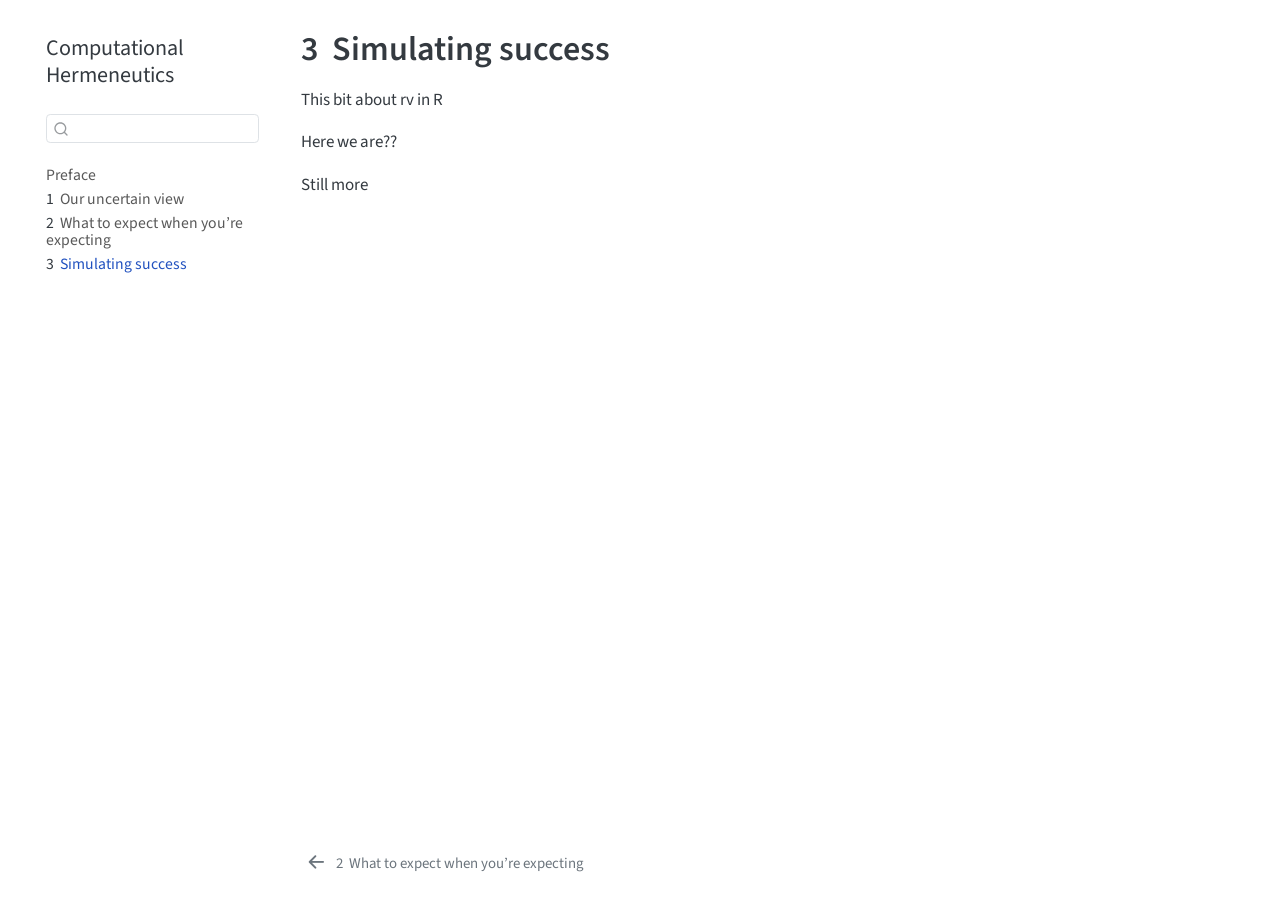
<file: _book/computational_rv.html>
<!DOCTYPE html>
<html xmlns="http://www.w3.org/1999/xhtml" lang="en" xml:lang="en"><head>

<meta charset="utf-8">
<meta name="generator" content="quarto-1.8.26">

<meta name="viewport" content="width=device-width, initial-scale=1.0, user-scalable=yes">


<title>3&nbsp; Simulating success – Computational Hermeneutics</title>
<style>
code{white-space: pre-wrap;}
span.smallcaps{font-variant: small-caps;}
div.columns{display: flex; gap: min(4vw, 1.5em);}
div.column{flex: auto; overflow-x: auto;}
div.hanging-indent{margin-left: 1.5em; text-indent: -1.5em;}
ul.task-list{list-style: none;}
ul.task-list li input[type="checkbox"] {
  width: 0.8em;
  margin: 0 0.8em 0.2em -1em; /* quarto-specific, see https://github.com/quarto-dev/quarto-cli/issues/4556 */ 
  vertical-align: middle;
}
</style>


<script src="site_libs/quarto-nav/quarto-nav.js"></script>
<script src="site_libs/quarto-nav/headroom.min.js"></script>
<script src="site_libs/clipboard/clipboard.min.js"></script>
<script src="site_libs/quarto-search/autocomplete.umd.js"></script>
<script src="site_libs/quarto-search/fuse.min.js"></script>
<script src="site_libs/quarto-search/quarto-search.js"></script>
<meta name="quarto:offset" content="./">
<link href="./expectations.html" rel="prev">
<script src="site_libs/quarto-html/quarto.js" type="module"></script>
<script src="site_libs/quarto-html/tabsets/tabsets.js" type="module"></script>
<script src="site_libs/quarto-html/axe/axe-check.js" type="module"></script>
<script src="site_libs/quarto-html/popper.min.js"></script>
<script src="site_libs/quarto-html/tippy.umd.min.js"></script>
<script src="site_libs/quarto-html/anchor.min.js"></script>
<link href="site_libs/quarto-html/tippy.css" rel="stylesheet">
<link href="site_libs/quarto-html/quarto-syntax-highlighting-587c61ba64f3a5504c4d52d930310e48.css" rel="stylesheet" id="quarto-text-highlighting-styles">
<script src="site_libs/bootstrap/bootstrap.min.js"></script>
<link href="site_libs/bootstrap/bootstrap-icons.css" rel="stylesheet">
<link href="site_libs/bootstrap/bootstrap-27c261d06b905028a18691de25d09dde.min.css" rel="stylesheet" append-hash="true" id="quarto-bootstrap" data-mode="light">
<script id="quarto-search-options" type="application/json">{
  "location": "sidebar",
  "copy-button": false,
  "collapse-after": 3,
  "panel-placement": "start",
  "type": "textbox",
  "limit": 50,
  "keyboard-shortcut": [
    "f",
    "/",
    "s"
  ],
  "show-item-context": false,
  "language": {
    "search-no-results-text": "No results",
    "search-matching-documents-text": "matching documents",
    "search-copy-link-title": "Copy link to search",
    "search-hide-matches-text": "Hide additional matches",
    "search-more-match-text": "more match in this document",
    "search-more-matches-text": "more matches in this document",
    "search-clear-button-title": "Clear",
    "search-text-placeholder": "",
    "search-detached-cancel-button-title": "Cancel",
    "search-submit-button-title": "Submit",
    "search-label": "Search"
  }
}</script>


</head>

<body class="nav-sidebar floating quarto-light">

<div id="quarto-search-results"></div>
  <header id="quarto-header" class="headroom fixed-top">
  <nav class="quarto-secondary-nav">
    <div class="container-fluid d-flex">
      <button type="button" class="quarto-btn-toggle btn" data-bs-toggle="collapse" role="button" data-bs-target=".quarto-sidebar-collapse-item" aria-controls="quarto-sidebar" aria-expanded="false" aria-label="Toggle sidebar navigation" onclick="if (window.quartoToggleHeadroom) { window.quartoToggleHeadroom(); }">
        <i class="bi bi-layout-text-sidebar-reverse"></i>
      </button>
        <nav class="quarto-page-breadcrumbs" aria-label="breadcrumb"><ol class="breadcrumb"><li class="breadcrumb-item"><a href="./computational_rv.html"><span class="chapter-number">3</span>&nbsp; <span class="chapter-title">Simulating success</span></a></li></ol></nav>
        <a class="flex-grow-1" role="navigation" data-bs-toggle="collapse" data-bs-target=".quarto-sidebar-collapse-item" aria-controls="quarto-sidebar" aria-expanded="false" aria-label="Toggle sidebar navigation" onclick="if (window.quartoToggleHeadroom) { window.quartoToggleHeadroom(); }">      
        </a>
      <button type="button" class="btn quarto-search-button" aria-label="Search" onclick="window.quartoOpenSearch();">
        <i class="bi bi-search"></i>
      </button>
    </div>
  </nav>
</header>
<!-- content -->
<div id="quarto-content" class="quarto-container page-columns page-rows-contents page-layout-article">
<!-- sidebar -->
  <nav id="quarto-sidebar" class="sidebar collapse collapse-horizontal quarto-sidebar-collapse-item sidebar-navigation floating overflow-auto">
    <div class="pt-lg-2 mt-2 text-left sidebar-header">
    <div class="sidebar-title mb-0 py-0">
      <a href="./">Computational Hermeneutics</a> 
    </div>
      </div>
        <div class="mt-2 flex-shrink-0 align-items-center">
        <div class="sidebar-search">
        <div id="quarto-search" class="" title="Search"></div>
        </div>
        </div>
    <div class="sidebar-menu-container"> 
    <ul class="list-unstyled mt-1">
        <li class="sidebar-item">
  <div class="sidebar-item-container"> 
  <a href="./index.html" class="sidebar-item-text sidebar-link">
 <span class="menu-text">Preface</span></a>
  </div>
</li>
        <li class="sidebar-item">
  <div class="sidebar-item-container"> 
  <a href="./probability.html" class="sidebar-item-text sidebar-link">
 <span class="menu-text"><span class="chapter-number">1</span>&nbsp; <span class="chapter-title">Our uncertain view</span></span></a>
  </div>
</li>
        <li class="sidebar-item">
  <div class="sidebar-item-container"> 
  <a href="./expectations.html" class="sidebar-item-text sidebar-link">
 <span class="menu-text"><span class="chapter-number">2</span>&nbsp; <span class="chapter-title">What to expect when you’re expecting</span></span></a>
  </div>
</li>
        <li class="sidebar-item">
  <div class="sidebar-item-container"> 
  <a href="./computational_rv.html" class="sidebar-item-text sidebar-link active">
 <span class="menu-text"><span class="chapter-number">3</span>&nbsp; <span class="chapter-title">Simulating success</span></span></a>
  </div>
</li>
    </ul>
    </div>
</nav>
<div id="quarto-sidebar-glass" class="quarto-sidebar-collapse-item" data-bs-toggle="collapse" data-bs-target=".quarto-sidebar-collapse-item"></div>
<!-- margin-sidebar -->
    <div id="quarto-margin-sidebar" class="sidebar margin-sidebar zindex-bottom">
        
    </div>
<!-- main -->
<main class="content" id="quarto-document-content">

<header id="title-block-header" class="quarto-title-block default">
<div class="quarto-title">
<h1 class="title"><span class="chapter-number">3</span>&nbsp; <span class="chapter-title">Simulating success</span></h1>
</div>



<div class="quarto-title-meta">

    
  
    
  </div>
  


</header>


<p>This bit about rv in R</p>
<p>Here we are??</p>
<p>Still more</p>



</main> <!-- /main -->
<script id="quarto-html-after-body" type="application/javascript">
  window.document.addEventListener("DOMContentLoaded", function (event) {
    const icon = "";
    const anchorJS = new window.AnchorJS();
    anchorJS.options = {
      placement: 'right',
      icon: icon
    };
    anchorJS.add('.anchored');
    const isCodeAnnotation = (el) => {
      for (const clz of el.classList) {
        if (clz.startsWith('code-annotation-')) {                     
          return true;
        }
      }
      return false;
    }
    const onCopySuccess = function(e) {
      // button target
      const button = e.trigger;
      // don't keep focus
      button.blur();
      // flash "checked"
      button.classList.add('code-copy-button-checked');
      var currentTitle = button.getAttribute("title");
      button.setAttribute("title", "Copied!");
      let tooltip;
      if (window.bootstrap) {
        button.setAttribute("data-bs-toggle", "tooltip");
        button.setAttribute("data-bs-placement", "left");
        button.setAttribute("data-bs-title", "Copied!");
        tooltip = new bootstrap.Tooltip(button, 
          { trigger: "manual", 
            customClass: "code-copy-button-tooltip",
            offset: [0, -8]});
        tooltip.show();    
      }
      setTimeout(function() {
        if (tooltip) {
          tooltip.hide();
          button.removeAttribute("data-bs-title");
          button.removeAttribute("data-bs-toggle");
          button.removeAttribute("data-bs-placement");
        }
        button.setAttribute("title", currentTitle);
        button.classList.remove('code-copy-button-checked');
      }, 1000);
      // clear code selection
      e.clearSelection();
    }
    const getTextToCopy = function(trigger) {
      const outerScaffold = trigger.parentElement.cloneNode(true);
      const codeEl = outerScaffold.querySelector('code');
      for (const childEl of codeEl.children) {
        if (isCodeAnnotation(childEl)) {
          childEl.remove();
        }
      }
      return codeEl.innerText;
    }
    const clipboard = new window.ClipboardJS('.code-copy-button:not([data-in-quarto-modal])', {
      text: getTextToCopy
    });
    clipboard.on('success', onCopySuccess);
    if (window.document.getElementById('quarto-embedded-source-code-modal')) {
      const clipboardModal = new window.ClipboardJS('.code-copy-button[data-in-quarto-modal]', {
        text: getTextToCopy,
        container: window.document.getElementById('quarto-embedded-source-code-modal')
      });
      clipboardModal.on('success', onCopySuccess);
    }
      var localhostRegex = new RegExp(/^(?:http|https):\/\/localhost\:?[0-9]*\//);
      var mailtoRegex = new RegExp(/^mailto:/);
        var filterRegex = new RegExp('/' + window.location.host + '/');
      var isInternal = (href) => {
          return filterRegex.test(href) || localhostRegex.test(href) || mailtoRegex.test(href);
      }
      // Inspect non-navigation links and adorn them if external
     var links = window.document.querySelectorAll('a[href]:not(.nav-link):not(.navbar-brand):not(.toc-action):not(.sidebar-link):not(.sidebar-item-toggle):not(.pagination-link):not(.no-external):not([aria-hidden]):not(.dropdown-item):not(.quarto-navigation-tool):not(.about-link)');
      for (var i=0; i<links.length; i++) {
        const link = links[i];
        if (!isInternal(link.href)) {
          // undo the damage that might have been done by quarto-nav.js in the case of
          // links that we want to consider external
          if (link.dataset.originalHref !== undefined) {
            link.href = link.dataset.originalHref;
          }
        }
      }
    function tippyHover(el, contentFn, onTriggerFn, onUntriggerFn) {
      const config = {
        allowHTML: true,
        maxWidth: 500,
        delay: 100,
        arrow: false,
        appendTo: function(el) {
            return el.parentElement;
        },
        interactive: true,
        interactiveBorder: 10,
        theme: 'quarto',
        placement: 'bottom-start',
      };
      if (contentFn) {
        config.content = contentFn;
      }
      if (onTriggerFn) {
        config.onTrigger = onTriggerFn;
      }
      if (onUntriggerFn) {
        config.onUntrigger = onUntriggerFn;
      }
      window.tippy(el, config); 
    }
    const noterefs = window.document.querySelectorAll('a[role="doc-noteref"]');
    for (var i=0; i<noterefs.length; i++) {
      const ref = noterefs[i];
      tippyHover(ref, function() {
        // use id or data attribute instead here
        let href = ref.getAttribute('data-footnote-href') || ref.getAttribute('href');
        try { href = new URL(href).hash; } catch {}
        const id = href.replace(/^#\/?/, "");
        const note = window.document.getElementById(id);
        if (note) {
          return note.innerHTML;
        } else {
          return "";
        }
      });
    }
    const xrefs = window.document.querySelectorAll('a.quarto-xref');
    const processXRef = (id, note) => {
      // Strip column container classes
      const stripColumnClz = (el) => {
        el.classList.remove("page-full", "page-columns");
        if (el.children) {
          for (const child of el.children) {
            stripColumnClz(child);
          }
        }
      }
      stripColumnClz(note)
      if (id === null || id.startsWith('sec-')) {
        // Special case sections, only their first couple elements
        const container = document.createElement("div");
        if (note.children && note.children.length > 2) {
          container.appendChild(note.children[0].cloneNode(true));
          for (let i = 1; i < note.children.length; i++) {
            const child = note.children[i];
            if (child.tagName === "P" && child.innerText === "") {
              continue;
            } else {
              container.appendChild(child.cloneNode(true));
              break;
            }
          }
          if (window.Quarto?.typesetMath) {
            window.Quarto.typesetMath(container);
          }
          return container.innerHTML
        } else {
          if (window.Quarto?.typesetMath) {
            window.Quarto.typesetMath(note);
          }
          return note.innerHTML;
        }
      } else {
        // Remove any anchor links if they are present
        const anchorLink = note.querySelector('a.anchorjs-link');
        if (anchorLink) {
          anchorLink.remove();
        }
        if (window.Quarto?.typesetMath) {
          window.Quarto.typesetMath(note);
        }
        if (note.classList.contains("callout")) {
          return note.outerHTML;
        } else {
          return note.innerHTML;
        }
      }
    }
    for (var i=0; i<xrefs.length; i++) {
      const xref = xrefs[i];
      tippyHover(xref, undefined, function(instance) {
        instance.disable();
        let url = xref.getAttribute('href');
        let hash = undefined; 
        if (url.startsWith('#')) {
          hash = url;
        } else {
          try { hash = new URL(url).hash; } catch {}
        }
        if (hash) {
          const id = hash.replace(/^#\/?/, "");
          const note = window.document.getElementById(id);
          if (note !== null) {
            try {
              const html = processXRef(id, note.cloneNode(true));
              instance.setContent(html);
            } finally {
              instance.enable();
              instance.show();
            }
          } else {
            // See if we can fetch this
            fetch(url.split('#')[0])
            .then(res => res.text())
            .then(html => {
              const parser = new DOMParser();
              const htmlDoc = parser.parseFromString(html, "text/html");
              const note = htmlDoc.getElementById(id);
              if (note !== null) {
                const html = processXRef(id, note);
                instance.setContent(html);
              } 
            }).finally(() => {
              instance.enable();
              instance.show();
            });
          }
        } else {
          // See if we can fetch a full url (with no hash to target)
          // This is a special case and we should probably do some content thinning / targeting
          fetch(url)
          .then(res => res.text())
          .then(html => {
            const parser = new DOMParser();
            const htmlDoc = parser.parseFromString(html, "text/html");
            const note = htmlDoc.querySelector('main.content');
            if (note !== null) {
              // This should only happen for chapter cross references
              // (since there is no id in the URL)
              // remove the first header
              if (note.children.length > 0 && note.children[0].tagName === "HEADER") {
                note.children[0].remove();
              }
              const html = processXRef(null, note);
              instance.setContent(html);
            } 
          }).finally(() => {
            instance.enable();
            instance.show();
          });
        }
      }, function(instance) {
      });
    }
        let selectedAnnoteEl;
        const selectorForAnnotation = ( cell, annotation) => {
          let cellAttr = 'data-code-cell="' + cell + '"';
          let lineAttr = 'data-code-annotation="' +  annotation + '"';
          const selector = 'span[' + cellAttr + '][' + lineAttr + ']';
          return selector;
        }
        const selectCodeLines = (annoteEl) => {
          const doc = window.document;
          const targetCell = annoteEl.getAttribute("data-target-cell");
          const targetAnnotation = annoteEl.getAttribute("data-target-annotation");
          const annoteSpan = window.document.querySelector(selectorForAnnotation(targetCell, targetAnnotation));
          const lines = annoteSpan.getAttribute("data-code-lines").split(",");
          const lineIds = lines.map((line) => {
            return targetCell + "-" + line;
          })
          let top = null;
          let height = null;
          let parent = null;
          if (lineIds.length > 0) {
              //compute the position of the single el (top and bottom and make a div)
              const el = window.document.getElementById(lineIds[0]);
              top = el.offsetTop;
              height = el.offsetHeight;
              parent = el.parentElement.parentElement;
            if (lineIds.length > 1) {
              const lastEl = window.document.getElementById(lineIds[lineIds.length - 1]);
              const bottom = lastEl.offsetTop + lastEl.offsetHeight;
              height = bottom - top;
            }
            if (top !== null && height !== null && parent !== null) {
              // cook up a div (if necessary) and position it 
              let div = window.document.getElementById("code-annotation-line-highlight");
              if (div === null) {
                div = window.document.createElement("div");
                div.setAttribute("id", "code-annotation-line-highlight");
                div.style.position = 'absolute';
                parent.appendChild(div);
              }
              div.style.top = top - 2 + "px";
              div.style.height = height + 4 + "px";
              div.style.left = 0;
              let gutterDiv = window.document.getElementById("code-annotation-line-highlight-gutter");
              if (gutterDiv === null) {
                gutterDiv = window.document.createElement("div");
                gutterDiv.setAttribute("id", "code-annotation-line-highlight-gutter");
                gutterDiv.style.position = 'absolute';
                const codeCell = window.document.getElementById(targetCell);
                const gutter = codeCell.querySelector('.code-annotation-gutter');
                gutter.appendChild(gutterDiv);
              }
              gutterDiv.style.top = top - 2 + "px";
              gutterDiv.style.height = height + 4 + "px";
            }
            selectedAnnoteEl = annoteEl;
          }
        };
        const unselectCodeLines = () => {
          const elementsIds = ["code-annotation-line-highlight", "code-annotation-line-highlight-gutter"];
          elementsIds.forEach((elId) => {
            const div = window.document.getElementById(elId);
            if (div) {
              div.remove();
            }
          });
          selectedAnnoteEl = undefined;
        };
          // Handle positioning of the toggle
      window.addEventListener(
        "resize",
        throttle(() => {
          elRect = undefined;
          if (selectedAnnoteEl) {
            selectCodeLines(selectedAnnoteEl);
          }
        }, 10)
      );
      function throttle(fn, ms) {
      let throttle = false;
      let timer;
        return (...args) => {
          if(!throttle) { // first call gets through
              fn.apply(this, args);
              throttle = true;
          } else { // all the others get throttled
              if(timer) clearTimeout(timer); // cancel #2
              timer = setTimeout(() => {
                fn.apply(this, args);
                timer = throttle = false;
              }, ms);
          }
        };
      }
        // Attach click handler to the DT
        const annoteDls = window.document.querySelectorAll('dt[data-target-cell]');
        for (const annoteDlNode of annoteDls) {
          annoteDlNode.addEventListener('click', (event) => {
            const clickedEl = event.target;
            if (clickedEl !== selectedAnnoteEl) {
              unselectCodeLines();
              const activeEl = window.document.querySelector('dt[data-target-cell].code-annotation-active');
              if (activeEl) {
                activeEl.classList.remove('code-annotation-active');
              }
              selectCodeLines(clickedEl);
              clickedEl.classList.add('code-annotation-active');
            } else {
              // Unselect the line
              unselectCodeLines();
              clickedEl.classList.remove('code-annotation-active');
            }
          });
        }
    const findCites = (el) => {
      const parentEl = el.parentElement;
      if (parentEl) {
        const cites = parentEl.dataset.cites;
        if (cites) {
          return {
            el,
            cites: cites.split(' ')
          };
        } else {
          return findCites(el.parentElement)
        }
      } else {
        return undefined;
      }
    };
    var bibliorefs = window.document.querySelectorAll('a[role="doc-biblioref"]');
    for (var i=0; i<bibliorefs.length; i++) {
      const ref = bibliorefs[i];
      const citeInfo = findCites(ref);
      if (citeInfo) {
        tippyHover(citeInfo.el, function() {
          var popup = window.document.createElement('div');
          citeInfo.cites.forEach(function(cite) {
            var citeDiv = window.document.createElement('div');
            citeDiv.classList.add('hanging-indent');
            citeDiv.classList.add('csl-entry');
            var biblioDiv = window.document.getElementById('ref-' + cite);
            if (biblioDiv) {
              citeDiv.innerHTML = biblioDiv.innerHTML;
            }
            popup.appendChild(citeDiv);
          });
          return popup.innerHTML;
        });
      }
    }
  });
  </script>
<nav class="page-navigation">
  <div class="nav-page nav-page-previous">
      <a href="./expectations.html" class="pagination-link" aria-label="What to expect when you're expecting">
        <i class="bi bi-arrow-left-short"></i> <span class="nav-page-text"><span class="chapter-number">2</span>&nbsp; <span class="chapter-title">What to expect when you’re expecting</span></span>
      </a>          
  </div>
  <div class="nav-page nav-page-next">
  </div>
</nav>
</div> <!-- /content -->




</body></html>
</file>
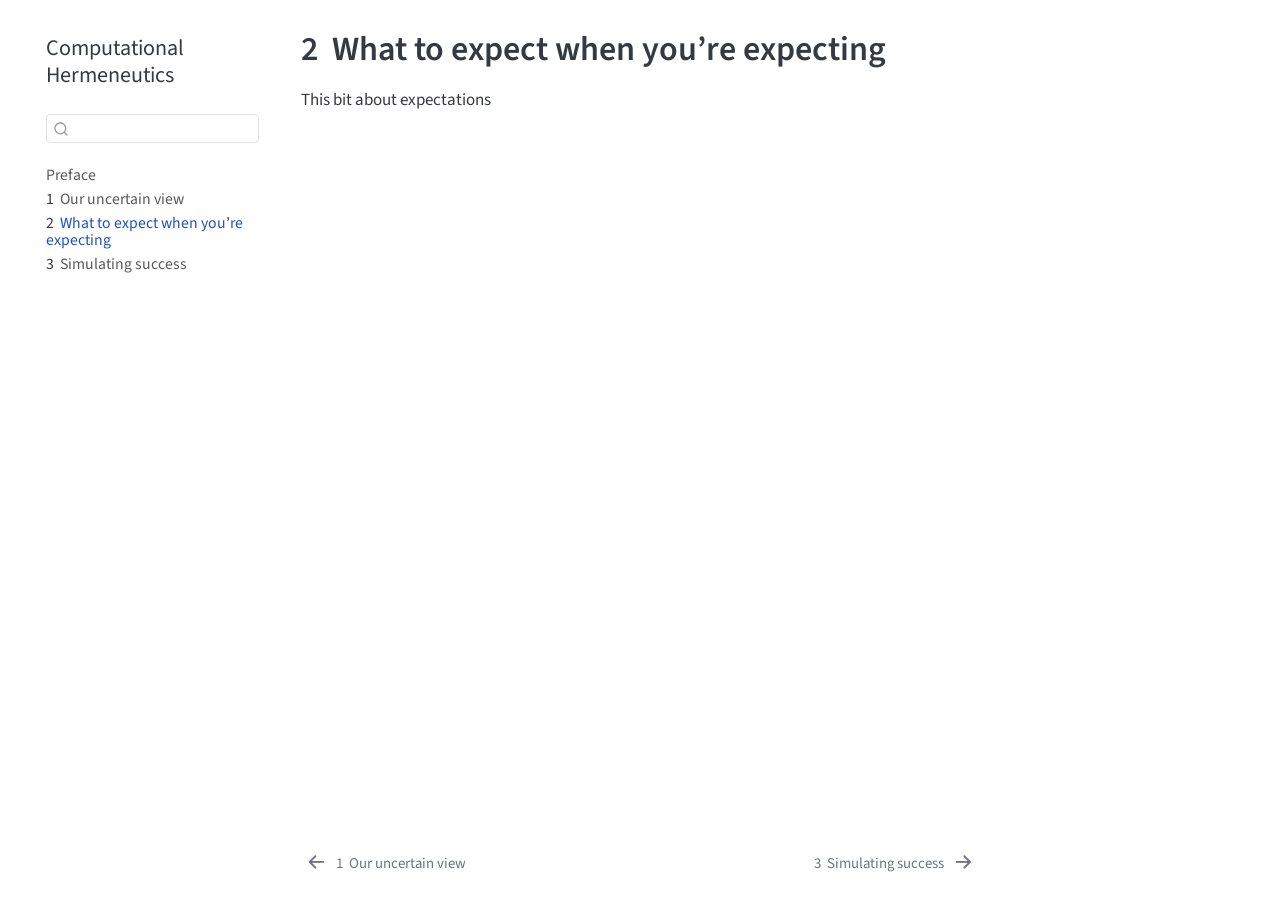
<file: _book/expectations.html>
<!DOCTYPE html>
<html xmlns="http://www.w3.org/1999/xhtml" lang="en" xml:lang="en"><head>

<meta charset="utf-8">
<meta name="generator" content="quarto-1.8.26">

<meta name="viewport" content="width=device-width, initial-scale=1.0, user-scalable=yes">


<title>2&nbsp; What to expect when you’re expecting – Computational Hermeneutics</title>
<style>
code{white-space: pre-wrap;}
span.smallcaps{font-variant: small-caps;}
div.columns{display: flex; gap: min(4vw, 1.5em);}
div.column{flex: auto; overflow-x: auto;}
div.hanging-indent{margin-left: 1.5em; text-indent: -1.5em;}
ul.task-list{list-style: none;}
ul.task-list li input[type="checkbox"] {
  width: 0.8em;
  margin: 0 0.8em 0.2em -1em; /* quarto-specific, see https://github.com/quarto-dev/quarto-cli/issues/4556 */ 
  vertical-align: middle;
}
</style>


<script src="site_libs/quarto-nav/quarto-nav.js"></script>
<script src="site_libs/quarto-nav/headroom.min.js"></script>
<script src="site_libs/clipboard/clipboard.min.js"></script>
<script src="site_libs/quarto-search/autocomplete.umd.js"></script>
<script src="site_libs/quarto-search/fuse.min.js"></script>
<script src="site_libs/quarto-search/quarto-search.js"></script>
<meta name="quarto:offset" content="./">
<link href="./computational_rv.html" rel="next">
<link href="./probability.html" rel="prev">
<script src="site_libs/quarto-html/quarto.js" type="module"></script>
<script src="site_libs/quarto-html/tabsets/tabsets.js" type="module"></script>
<script src="site_libs/quarto-html/axe/axe-check.js" type="module"></script>
<script src="site_libs/quarto-html/popper.min.js"></script>
<script src="site_libs/quarto-html/tippy.umd.min.js"></script>
<script src="site_libs/quarto-html/anchor.min.js"></script>
<link href="site_libs/quarto-html/tippy.css" rel="stylesheet">
<link href="site_libs/quarto-html/quarto-syntax-highlighting-587c61ba64f3a5504c4d52d930310e48.css" rel="stylesheet" id="quarto-text-highlighting-styles">
<script src="site_libs/bootstrap/bootstrap.min.js"></script>
<link href="site_libs/bootstrap/bootstrap-icons.css" rel="stylesheet">
<link href="site_libs/bootstrap/bootstrap-27c261d06b905028a18691de25d09dde.min.css" rel="stylesheet" append-hash="true" id="quarto-bootstrap" data-mode="light">
<script id="quarto-search-options" type="application/json">{
  "location": "sidebar",
  "copy-button": false,
  "collapse-after": 3,
  "panel-placement": "start",
  "type": "textbox",
  "limit": 50,
  "keyboard-shortcut": [
    "f",
    "/",
    "s"
  ],
  "show-item-context": false,
  "language": {
    "search-no-results-text": "No results",
    "search-matching-documents-text": "matching documents",
    "search-copy-link-title": "Copy link to search",
    "search-hide-matches-text": "Hide additional matches",
    "search-more-match-text": "more match in this document",
    "search-more-matches-text": "more matches in this document",
    "search-clear-button-title": "Clear",
    "search-text-placeholder": "",
    "search-detached-cancel-button-title": "Cancel",
    "search-submit-button-title": "Submit",
    "search-label": "Search"
  }
}</script>


</head>

<body class="nav-sidebar floating quarto-light">

<div id="quarto-search-results"></div>
  <header id="quarto-header" class="headroom fixed-top">
  <nav class="quarto-secondary-nav">
    <div class="container-fluid d-flex">
      <button type="button" class="quarto-btn-toggle btn" data-bs-toggle="collapse" role="button" data-bs-target=".quarto-sidebar-collapse-item" aria-controls="quarto-sidebar" aria-expanded="false" aria-label="Toggle sidebar navigation" onclick="if (window.quartoToggleHeadroom) { window.quartoToggleHeadroom(); }">
        <i class="bi bi-layout-text-sidebar-reverse"></i>
      </button>
        <nav class="quarto-page-breadcrumbs" aria-label="breadcrumb"><ol class="breadcrumb"><li class="breadcrumb-item"><a href="./expectations.html"><span class="chapter-number">2</span>&nbsp; <span class="chapter-title">What to expect when you’re expecting</span></a></li></ol></nav>
        <a class="flex-grow-1" role="navigation" data-bs-toggle="collapse" data-bs-target=".quarto-sidebar-collapse-item" aria-controls="quarto-sidebar" aria-expanded="false" aria-label="Toggle sidebar navigation" onclick="if (window.quartoToggleHeadroom) { window.quartoToggleHeadroom(); }">      
        </a>
      <button type="button" class="btn quarto-search-button" aria-label="Search" onclick="window.quartoOpenSearch();">
        <i class="bi bi-search"></i>
      </button>
    </div>
  </nav>
</header>
<!-- content -->
<div id="quarto-content" class="quarto-container page-columns page-rows-contents page-layout-article">
<!-- sidebar -->
  <nav id="quarto-sidebar" class="sidebar collapse collapse-horizontal quarto-sidebar-collapse-item sidebar-navigation floating overflow-auto">
    <div class="pt-lg-2 mt-2 text-left sidebar-header">
    <div class="sidebar-title mb-0 py-0">
      <a href="./">Computational Hermeneutics</a> 
    </div>
      </div>
        <div class="mt-2 flex-shrink-0 align-items-center">
        <div class="sidebar-search">
        <div id="quarto-search" class="" title="Search"></div>
        </div>
        </div>
    <div class="sidebar-menu-container"> 
    <ul class="list-unstyled mt-1">
        <li class="sidebar-item">
  <div class="sidebar-item-container"> 
  <a href="./index.html" class="sidebar-item-text sidebar-link">
 <span class="menu-text">Preface</span></a>
  </div>
</li>
        <li class="sidebar-item">
  <div class="sidebar-item-container"> 
  <a href="./probability.html" class="sidebar-item-text sidebar-link">
 <span class="menu-text"><span class="chapter-number">1</span>&nbsp; <span class="chapter-title">Our uncertain view</span></span></a>
  </div>
</li>
        <li class="sidebar-item">
  <div class="sidebar-item-container"> 
  <a href="./expectations.html" class="sidebar-item-text sidebar-link active">
 <span class="menu-text"><span class="chapter-number">2</span>&nbsp; <span class="chapter-title">What to expect when you’re expecting</span></span></a>
  </div>
</li>
        <li class="sidebar-item">
  <div class="sidebar-item-container"> 
  <a href="./computational_rv.html" class="sidebar-item-text sidebar-link">
 <span class="menu-text"><span class="chapter-number">3</span>&nbsp; <span class="chapter-title">Simulating success</span></span></a>
  </div>
</li>
    </ul>
    </div>
</nav>
<div id="quarto-sidebar-glass" class="quarto-sidebar-collapse-item" data-bs-toggle="collapse" data-bs-target=".quarto-sidebar-collapse-item"></div>
<!-- margin-sidebar -->
    <div id="quarto-margin-sidebar" class="sidebar margin-sidebar zindex-bottom">
        
    </div>
<!-- main -->
<main class="content" id="quarto-document-content">

<header id="title-block-header" class="quarto-title-block default">
<div class="quarto-title">
<h1 class="title"><span class="chapter-number">2</span>&nbsp; <span class="chapter-title">What to expect when you’re expecting</span></h1>
</div>



<div class="quarto-title-meta">

    
  
    
  </div>
  


</header>


<p>This bit about expectations</p>



</main> <!-- /main -->
<script id="quarto-html-after-body" type="application/javascript">
  window.document.addEventListener("DOMContentLoaded", function (event) {
    const icon = "";
    const anchorJS = new window.AnchorJS();
    anchorJS.options = {
      placement: 'right',
      icon: icon
    };
    anchorJS.add('.anchored');
    const isCodeAnnotation = (el) => {
      for (const clz of el.classList) {
        if (clz.startsWith('code-annotation-')) {                     
          return true;
        }
      }
      return false;
    }
    const onCopySuccess = function(e) {
      // button target
      const button = e.trigger;
      // don't keep focus
      button.blur();
      // flash "checked"
      button.classList.add('code-copy-button-checked');
      var currentTitle = button.getAttribute("title");
      button.setAttribute("title", "Copied!");
      let tooltip;
      if (window.bootstrap) {
        button.setAttribute("data-bs-toggle", "tooltip");
        button.setAttribute("data-bs-placement", "left");
        button.setAttribute("data-bs-title", "Copied!");
        tooltip = new bootstrap.Tooltip(button, 
          { trigger: "manual", 
            customClass: "code-copy-button-tooltip",
            offset: [0, -8]});
        tooltip.show();    
      }
      setTimeout(function() {
        if (tooltip) {
          tooltip.hide();
          button.removeAttribute("data-bs-title");
          button.removeAttribute("data-bs-toggle");
          button.removeAttribute("data-bs-placement");
        }
        button.setAttribute("title", currentTitle);
        button.classList.remove('code-copy-button-checked');
      }, 1000);
      // clear code selection
      e.clearSelection();
    }
    const getTextToCopy = function(trigger) {
      const outerScaffold = trigger.parentElement.cloneNode(true);
      const codeEl = outerScaffold.querySelector('code');
      for (const childEl of codeEl.children) {
        if (isCodeAnnotation(childEl)) {
          childEl.remove();
        }
      }
      return codeEl.innerText;
    }
    const clipboard = new window.ClipboardJS('.code-copy-button:not([data-in-quarto-modal])', {
      text: getTextToCopy
    });
    clipboard.on('success', onCopySuccess);
    if (window.document.getElementById('quarto-embedded-source-code-modal')) {
      const clipboardModal = new window.ClipboardJS('.code-copy-button[data-in-quarto-modal]', {
        text: getTextToCopy,
        container: window.document.getElementById('quarto-embedded-source-code-modal')
      });
      clipboardModal.on('success', onCopySuccess);
    }
      var localhostRegex = new RegExp(/^(?:http|https):\/\/localhost\:?[0-9]*\//);
      var mailtoRegex = new RegExp(/^mailto:/);
        var filterRegex = new RegExp('/' + window.location.host + '/');
      var isInternal = (href) => {
          return filterRegex.test(href) || localhostRegex.test(href) || mailtoRegex.test(href);
      }
      // Inspect non-navigation links and adorn them if external
     var links = window.document.querySelectorAll('a[href]:not(.nav-link):not(.navbar-brand):not(.toc-action):not(.sidebar-link):not(.sidebar-item-toggle):not(.pagination-link):not(.no-external):not([aria-hidden]):not(.dropdown-item):not(.quarto-navigation-tool):not(.about-link)');
      for (var i=0; i<links.length; i++) {
        const link = links[i];
        if (!isInternal(link.href)) {
          // undo the damage that might have been done by quarto-nav.js in the case of
          // links that we want to consider external
          if (link.dataset.originalHref !== undefined) {
            link.href = link.dataset.originalHref;
          }
        }
      }
    function tippyHover(el, contentFn, onTriggerFn, onUntriggerFn) {
      const config = {
        allowHTML: true,
        maxWidth: 500,
        delay: 100,
        arrow: false,
        appendTo: function(el) {
            return el.parentElement;
        },
        interactive: true,
        interactiveBorder: 10,
        theme: 'quarto',
        placement: 'bottom-start',
      };
      if (contentFn) {
        config.content = contentFn;
      }
      if (onTriggerFn) {
        config.onTrigger = onTriggerFn;
      }
      if (onUntriggerFn) {
        config.onUntrigger = onUntriggerFn;
      }
      window.tippy(el, config); 
    }
    const noterefs = window.document.querySelectorAll('a[role="doc-noteref"]');
    for (var i=0; i<noterefs.length; i++) {
      const ref = noterefs[i];
      tippyHover(ref, function() {
        // use id or data attribute instead here
        let href = ref.getAttribute('data-footnote-href') || ref.getAttribute('href');
        try { href = new URL(href).hash; } catch {}
        const id = href.replace(/^#\/?/, "");
        const note = window.document.getElementById(id);
        if (note) {
          return note.innerHTML;
        } else {
          return "";
        }
      });
    }
    const xrefs = window.document.querySelectorAll('a.quarto-xref');
    const processXRef = (id, note) => {
      // Strip column container classes
      const stripColumnClz = (el) => {
        el.classList.remove("page-full", "page-columns");
        if (el.children) {
          for (const child of el.children) {
            stripColumnClz(child);
          }
        }
      }
      stripColumnClz(note)
      if (id === null || id.startsWith('sec-')) {
        // Special case sections, only their first couple elements
        const container = document.createElement("div");
        if (note.children && note.children.length > 2) {
          container.appendChild(note.children[0].cloneNode(true));
          for (let i = 1; i < note.children.length; i++) {
            const child = note.children[i];
            if (child.tagName === "P" && child.innerText === "") {
              continue;
            } else {
              container.appendChild(child.cloneNode(true));
              break;
            }
          }
          if (window.Quarto?.typesetMath) {
            window.Quarto.typesetMath(container);
          }
          return container.innerHTML
        } else {
          if (window.Quarto?.typesetMath) {
            window.Quarto.typesetMath(note);
          }
          return note.innerHTML;
        }
      } else {
        // Remove any anchor links if they are present
        const anchorLink = note.querySelector('a.anchorjs-link');
        if (anchorLink) {
          anchorLink.remove();
        }
        if (window.Quarto?.typesetMath) {
          window.Quarto.typesetMath(note);
        }
        if (note.classList.contains("callout")) {
          return note.outerHTML;
        } else {
          return note.innerHTML;
        }
      }
    }
    for (var i=0; i<xrefs.length; i++) {
      const xref = xrefs[i];
      tippyHover(xref, undefined, function(instance) {
        instance.disable();
        let url = xref.getAttribute('href');
        let hash = undefined; 
        if (url.startsWith('#')) {
          hash = url;
        } else {
          try { hash = new URL(url).hash; } catch {}
        }
        if (hash) {
          const id = hash.replace(/^#\/?/, "");
          const note = window.document.getElementById(id);
          if (note !== null) {
            try {
              const html = processXRef(id, note.cloneNode(true));
              instance.setContent(html);
            } finally {
              instance.enable();
              instance.show();
            }
          } else {
            // See if we can fetch this
            fetch(url.split('#')[0])
            .then(res => res.text())
            .then(html => {
              const parser = new DOMParser();
              const htmlDoc = parser.parseFromString(html, "text/html");
              const note = htmlDoc.getElementById(id);
              if (note !== null) {
                const html = processXRef(id, note);
                instance.setContent(html);
              } 
            }).finally(() => {
              instance.enable();
              instance.show();
            });
          }
        } else {
          // See if we can fetch a full url (with no hash to target)
          // This is a special case and we should probably do some content thinning / targeting
          fetch(url)
          .then(res => res.text())
          .then(html => {
            const parser = new DOMParser();
            const htmlDoc = parser.parseFromString(html, "text/html");
            const note = htmlDoc.querySelector('main.content');
            if (note !== null) {
              // This should only happen for chapter cross references
              // (since there is no id in the URL)
              // remove the first header
              if (note.children.length > 0 && note.children[0].tagName === "HEADER") {
                note.children[0].remove();
              }
              const html = processXRef(null, note);
              instance.setContent(html);
            } 
          }).finally(() => {
            instance.enable();
            instance.show();
          });
        }
      }, function(instance) {
      });
    }
        let selectedAnnoteEl;
        const selectorForAnnotation = ( cell, annotation) => {
          let cellAttr = 'data-code-cell="' + cell + '"';
          let lineAttr = 'data-code-annotation="' +  annotation + '"';
          const selector = 'span[' + cellAttr + '][' + lineAttr + ']';
          return selector;
        }
        const selectCodeLines = (annoteEl) => {
          const doc = window.document;
          const targetCell = annoteEl.getAttribute("data-target-cell");
          const targetAnnotation = annoteEl.getAttribute("data-target-annotation");
          const annoteSpan = window.document.querySelector(selectorForAnnotation(targetCell, targetAnnotation));
          const lines = annoteSpan.getAttribute("data-code-lines").split(",");
          const lineIds = lines.map((line) => {
            return targetCell + "-" + line;
          })
          let top = null;
          let height = null;
          let parent = null;
          if (lineIds.length > 0) {
              //compute the position of the single el (top and bottom and make a div)
              const el = window.document.getElementById(lineIds[0]);
              top = el.offsetTop;
              height = el.offsetHeight;
              parent = el.parentElement.parentElement;
            if (lineIds.length > 1) {
              const lastEl = window.document.getElementById(lineIds[lineIds.length - 1]);
              const bottom = lastEl.offsetTop + lastEl.offsetHeight;
              height = bottom - top;
            }
            if (top !== null && height !== null && parent !== null) {
              // cook up a div (if necessary) and position it 
              let div = window.document.getElementById("code-annotation-line-highlight");
              if (div === null) {
                div = window.document.createElement("div");
                div.setAttribute("id", "code-annotation-line-highlight");
                div.style.position = 'absolute';
                parent.appendChild(div);
              }
              div.style.top = top - 2 + "px";
              div.style.height = height + 4 + "px";
              div.style.left = 0;
              let gutterDiv = window.document.getElementById("code-annotation-line-highlight-gutter");
              if (gutterDiv === null) {
                gutterDiv = window.document.createElement("div");
                gutterDiv.setAttribute("id", "code-annotation-line-highlight-gutter");
                gutterDiv.style.position = 'absolute';
                const codeCell = window.document.getElementById(targetCell);
                const gutter = codeCell.querySelector('.code-annotation-gutter');
                gutter.appendChild(gutterDiv);
              }
              gutterDiv.style.top = top - 2 + "px";
              gutterDiv.style.height = height + 4 + "px";
            }
            selectedAnnoteEl = annoteEl;
          }
        };
        const unselectCodeLines = () => {
          const elementsIds = ["code-annotation-line-highlight", "code-annotation-line-highlight-gutter"];
          elementsIds.forEach((elId) => {
            const div = window.document.getElementById(elId);
            if (div) {
              div.remove();
            }
          });
          selectedAnnoteEl = undefined;
        };
          // Handle positioning of the toggle
      window.addEventListener(
        "resize",
        throttle(() => {
          elRect = undefined;
          if (selectedAnnoteEl) {
            selectCodeLines(selectedAnnoteEl);
          }
        }, 10)
      );
      function throttle(fn, ms) {
      let throttle = false;
      let timer;
        return (...args) => {
          if(!throttle) { // first call gets through
              fn.apply(this, args);
              throttle = true;
          } else { // all the others get throttled
              if(timer) clearTimeout(timer); // cancel #2
              timer = setTimeout(() => {
                fn.apply(this, args);
                timer = throttle = false;
              }, ms);
          }
        };
      }
        // Attach click handler to the DT
        const annoteDls = window.document.querySelectorAll('dt[data-target-cell]');
        for (const annoteDlNode of annoteDls) {
          annoteDlNode.addEventListener('click', (event) => {
            const clickedEl = event.target;
            if (clickedEl !== selectedAnnoteEl) {
              unselectCodeLines();
              const activeEl = window.document.querySelector('dt[data-target-cell].code-annotation-active');
              if (activeEl) {
                activeEl.classList.remove('code-annotation-active');
              }
              selectCodeLines(clickedEl);
              clickedEl.classList.add('code-annotation-active');
            } else {
              // Unselect the line
              unselectCodeLines();
              clickedEl.classList.remove('code-annotation-active');
            }
          });
        }
    const findCites = (el) => {
      const parentEl = el.parentElement;
      if (parentEl) {
        const cites = parentEl.dataset.cites;
        if (cites) {
          return {
            el,
            cites: cites.split(' ')
          };
        } else {
          return findCites(el.parentElement)
        }
      } else {
        return undefined;
      }
    };
    var bibliorefs = window.document.querySelectorAll('a[role="doc-biblioref"]');
    for (var i=0; i<bibliorefs.length; i++) {
      const ref = bibliorefs[i];
      const citeInfo = findCites(ref);
      if (citeInfo) {
        tippyHover(citeInfo.el, function() {
          var popup = window.document.createElement('div');
          citeInfo.cites.forEach(function(cite) {
            var citeDiv = window.document.createElement('div');
            citeDiv.classList.add('hanging-indent');
            citeDiv.classList.add('csl-entry');
            var biblioDiv = window.document.getElementById('ref-' + cite);
            if (biblioDiv) {
              citeDiv.innerHTML = biblioDiv.innerHTML;
            }
            popup.appendChild(citeDiv);
          });
          return popup.innerHTML;
        });
      }
    }
  });
  </script>
<nav class="page-navigation">
  <div class="nav-page nav-page-previous">
      <a href="./probability.html" class="pagination-link" aria-label="Our uncertain view">
        <i class="bi bi-arrow-left-short"></i> <span class="nav-page-text"><span class="chapter-number">1</span>&nbsp; <span class="chapter-title">Our uncertain view</span></span>
      </a>          
  </div>
  <div class="nav-page nav-page-next">
      <a href="./computational_rv.html" class="pagination-link" aria-label="Simulating success">
        <span class="nav-page-text"><span class="chapter-number">3</span>&nbsp; <span class="chapter-title">Simulating success</span></span> <i class="bi bi-arrow-right-short"></i>
      </a>
  </div>
</nav>
</div> <!-- /content -->




</body></html>
</file>
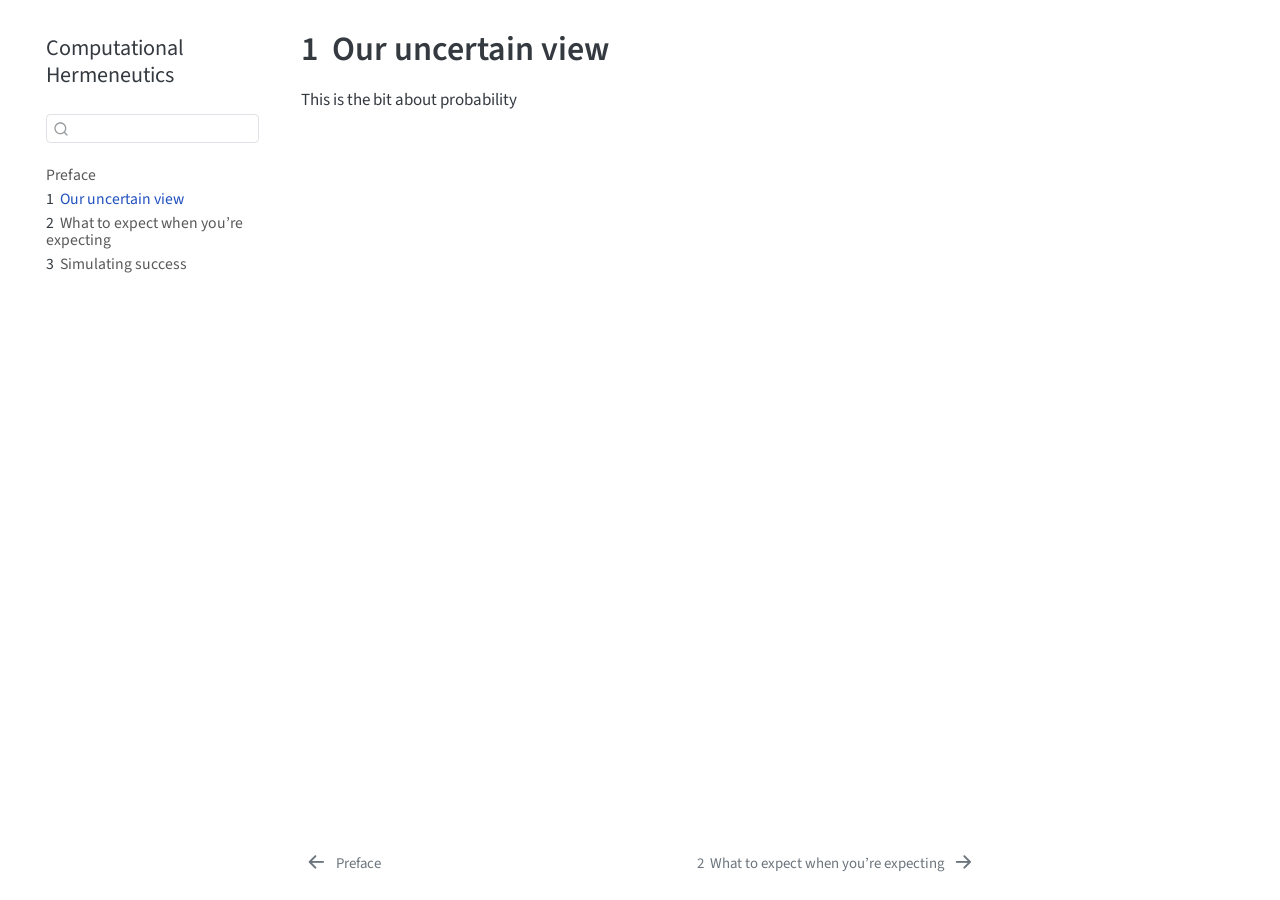
<file: _book/probability.html>
<!DOCTYPE html>
<html xmlns="http://www.w3.org/1999/xhtml" lang="en" xml:lang="en"><head>

<meta charset="utf-8">
<meta name="generator" content="quarto-1.8.26">

<meta name="viewport" content="width=device-width, initial-scale=1.0, user-scalable=yes">


<title>1&nbsp; Our uncertain view – Computational Hermeneutics</title>
<style>
code{white-space: pre-wrap;}
span.smallcaps{font-variant: small-caps;}
div.columns{display: flex; gap: min(4vw, 1.5em);}
div.column{flex: auto; overflow-x: auto;}
div.hanging-indent{margin-left: 1.5em; text-indent: -1.5em;}
ul.task-list{list-style: none;}
ul.task-list li input[type="checkbox"] {
  width: 0.8em;
  margin: 0 0.8em 0.2em -1em; /* quarto-specific, see https://github.com/quarto-dev/quarto-cli/issues/4556 */ 
  vertical-align: middle;
}
</style>


<script src="site_libs/quarto-nav/quarto-nav.js"></script>
<script src="site_libs/quarto-nav/headroom.min.js"></script>
<script src="site_libs/clipboard/clipboard.min.js"></script>
<script src="site_libs/quarto-search/autocomplete.umd.js"></script>
<script src="site_libs/quarto-search/fuse.min.js"></script>
<script src="site_libs/quarto-search/quarto-search.js"></script>
<meta name="quarto:offset" content="./">
<link href="./expectations.html" rel="next">
<link href="./index.html" rel="prev">
<script src="site_libs/quarto-html/quarto.js" type="module"></script>
<script src="site_libs/quarto-html/tabsets/tabsets.js" type="module"></script>
<script src="site_libs/quarto-html/axe/axe-check.js" type="module"></script>
<script src="site_libs/quarto-html/popper.min.js"></script>
<script src="site_libs/quarto-html/tippy.umd.min.js"></script>
<script src="site_libs/quarto-html/anchor.min.js"></script>
<link href="site_libs/quarto-html/tippy.css" rel="stylesheet">
<link href="site_libs/quarto-html/quarto-syntax-highlighting-587c61ba64f3a5504c4d52d930310e48.css" rel="stylesheet" id="quarto-text-highlighting-styles">
<script src="site_libs/bootstrap/bootstrap.min.js"></script>
<link href="site_libs/bootstrap/bootstrap-icons.css" rel="stylesheet">
<link href="site_libs/bootstrap/bootstrap-27c261d06b905028a18691de25d09dde.min.css" rel="stylesheet" append-hash="true" id="quarto-bootstrap" data-mode="light">
<script id="quarto-search-options" type="application/json">{
  "location": "sidebar",
  "copy-button": false,
  "collapse-after": 3,
  "panel-placement": "start",
  "type": "textbox",
  "limit": 50,
  "keyboard-shortcut": [
    "f",
    "/",
    "s"
  ],
  "show-item-context": false,
  "language": {
    "search-no-results-text": "No results",
    "search-matching-documents-text": "matching documents",
    "search-copy-link-title": "Copy link to search",
    "search-hide-matches-text": "Hide additional matches",
    "search-more-match-text": "more match in this document",
    "search-more-matches-text": "more matches in this document",
    "search-clear-button-title": "Clear",
    "search-text-placeholder": "",
    "search-detached-cancel-button-title": "Cancel",
    "search-submit-button-title": "Submit",
    "search-label": "Search"
  }
}</script>


</head>

<body class="nav-sidebar floating quarto-light">

<div id="quarto-search-results"></div>
  <header id="quarto-header" class="headroom fixed-top">
  <nav class="quarto-secondary-nav">
    <div class="container-fluid d-flex">
      <button type="button" class="quarto-btn-toggle btn" data-bs-toggle="collapse" role="button" data-bs-target=".quarto-sidebar-collapse-item" aria-controls="quarto-sidebar" aria-expanded="false" aria-label="Toggle sidebar navigation" onclick="if (window.quartoToggleHeadroom) { window.quartoToggleHeadroom(); }">
        <i class="bi bi-layout-text-sidebar-reverse"></i>
      </button>
        <nav class="quarto-page-breadcrumbs" aria-label="breadcrumb"><ol class="breadcrumb"><li class="breadcrumb-item"><a href="./probability.html"><span class="chapter-number">1</span>&nbsp; <span class="chapter-title">Our uncertain view</span></a></li></ol></nav>
        <a class="flex-grow-1" role="navigation" data-bs-toggle="collapse" data-bs-target=".quarto-sidebar-collapse-item" aria-controls="quarto-sidebar" aria-expanded="false" aria-label="Toggle sidebar navigation" onclick="if (window.quartoToggleHeadroom) { window.quartoToggleHeadroom(); }">      
        </a>
      <button type="button" class="btn quarto-search-button" aria-label="Search" onclick="window.quartoOpenSearch();">
        <i class="bi bi-search"></i>
      </button>
    </div>
  </nav>
</header>
<!-- content -->
<div id="quarto-content" class="quarto-container page-columns page-rows-contents page-layout-article">
<!-- sidebar -->
  <nav id="quarto-sidebar" class="sidebar collapse collapse-horizontal quarto-sidebar-collapse-item sidebar-navigation floating overflow-auto">
    <div class="pt-lg-2 mt-2 text-left sidebar-header">
    <div class="sidebar-title mb-0 py-0">
      <a href="./">Computational Hermeneutics</a> 
    </div>
      </div>
        <div class="mt-2 flex-shrink-0 align-items-center">
        <div class="sidebar-search">
        <div id="quarto-search" class="" title="Search"></div>
        </div>
        </div>
    <div class="sidebar-menu-container"> 
    <ul class="list-unstyled mt-1">
        <li class="sidebar-item">
  <div class="sidebar-item-container"> 
  <a href="./index.html" class="sidebar-item-text sidebar-link">
 <span class="menu-text">Preface</span></a>
  </div>
</li>
        <li class="sidebar-item">
  <div class="sidebar-item-container"> 
  <a href="./probability.html" class="sidebar-item-text sidebar-link active">
 <span class="menu-text"><span class="chapter-number">1</span>&nbsp; <span class="chapter-title">Our uncertain view</span></span></a>
  </div>
</li>
        <li class="sidebar-item">
  <div class="sidebar-item-container"> 
  <a href="./expectations.html" class="sidebar-item-text sidebar-link">
 <span class="menu-text"><span class="chapter-number">2</span>&nbsp; <span class="chapter-title">What to expect when you’re expecting</span></span></a>
  </div>
</li>
        <li class="sidebar-item">
  <div class="sidebar-item-container"> 
  <a href="./computational_rv.html" class="sidebar-item-text sidebar-link">
 <span class="menu-text"><span class="chapter-number">3</span>&nbsp; <span class="chapter-title">Simulating success</span></span></a>
  </div>
</li>
    </ul>
    </div>
</nav>
<div id="quarto-sidebar-glass" class="quarto-sidebar-collapse-item" data-bs-toggle="collapse" data-bs-target=".quarto-sidebar-collapse-item"></div>
<!-- margin-sidebar -->
    <div id="quarto-margin-sidebar" class="sidebar margin-sidebar zindex-bottom">
        
    </div>
<!-- main -->
<main class="content" id="quarto-document-content">

<header id="title-block-header" class="quarto-title-block default">
<div class="quarto-title">
<h1 class="title"><span class="chapter-number">1</span>&nbsp; <span class="chapter-title">Our uncertain view</span></h1>
</div>



<div class="quarto-title-meta">

    
  
    
  </div>
  


</header>


<p>This is the bit about probability</p>



</main> <!-- /main -->
<script id="quarto-html-after-body" type="application/javascript">
  window.document.addEventListener("DOMContentLoaded", function (event) {
    const icon = "";
    const anchorJS = new window.AnchorJS();
    anchorJS.options = {
      placement: 'right',
      icon: icon
    };
    anchorJS.add('.anchored');
    const isCodeAnnotation = (el) => {
      for (const clz of el.classList) {
        if (clz.startsWith('code-annotation-')) {                     
          return true;
        }
      }
      return false;
    }
    const onCopySuccess = function(e) {
      // button target
      const button = e.trigger;
      // don't keep focus
      button.blur();
      // flash "checked"
      button.classList.add('code-copy-button-checked');
      var currentTitle = button.getAttribute("title");
      button.setAttribute("title", "Copied!");
      let tooltip;
      if (window.bootstrap) {
        button.setAttribute("data-bs-toggle", "tooltip");
        button.setAttribute("data-bs-placement", "left");
        button.setAttribute("data-bs-title", "Copied!");
        tooltip = new bootstrap.Tooltip(button, 
          { trigger: "manual", 
            customClass: "code-copy-button-tooltip",
            offset: [0, -8]});
        tooltip.show();    
      }
      setTimeout(function() {
        if (tooltip) {
          tooltip.hide();
          button.removeAttribute("data-bs-title");
          button.removeAttribute("data-bs-toggle");
          button.removeAttribute("data-bs-placement");
        }
        button.setAttribute("title", currentTitle);
        button.classList.remove('code-copy-button-checked');
      }, 1000);
      // clear code selection
      e.clearSelection();
    }
    const getTextToCopy = function(trigger) {
      const outerScaffold = trigger.parentElement.cloneNode(true);
      const codeEl = outerScaffold.querySelector('code');
      for (const childEl of codeEl.children) {
        if (isCodeAnnotation(childEl)) {
          childEl.remove();
        }
      }
      return codeEl.innerText;
    }
    const clipboard = new window.ClipboardJS('.code-copy-button:not([data-in-quarto-modal])', {
      text: getTextToCopy
    });
    clipboard.on('success', onCopySuccess);
    if (window.document.getElementById('quarto-embedded-source-code-modal')) {
      const clipboardModal = new window.ClipboardJS('.code-copy-button[data-in-quarto-modal]', {
        text: getTextToCopy,
        container: window.document.getElementById('quarto-embedded-source-code-modal')
      });
      clipboardModal.on('success', onCopySuccess);
    }
      var localhostRegex = new RegExp(/^(?:http|https):\/\/localhost\:?[0-9]*\//);
      var mailtoRegex = new RegExp(/^mailto:/);
        var filterRegex = new RegExp('/' + window.location.host + '/');
      var isInternal = (href) => {
          return filterRegex.test(href) || localhostRegex.test(href) || mailtoRegex.test(href);
      }
      // Inspect non-navigation links and adorn them if external
     var links = window.document.querySelectorAll('a[href]:not(.nav-link):not(.navbar-brand):not(.toc-action):not(.sidebar-link):not(.sidebar-item-toggle):not(.pagination-link):not(.no-external):not([aria-hidden]):not(.dropdown-item):not(.quarto-navigation-tool):not(.about-link)');
      for (var i=0; i<links.length; i++) {
        const link = links[i];
        if (!isInternal(link.href)) {
          // undo the damage that might have been done by quarto-nav.js in the case of
          // links that we want to consider external
          if (link.dataset.originalHref !== undefined) {
            link.href = link.dataset.originalHref;
          }
        }
      }
    function tippyHover(el, contentFn, onTriggerFn, onUntriggerFn) {
      const config = {
        allowHTML: true,
        maxWidth: 500,
        delay: 100,
        arrow: false,
        appendTo: function(el) {
            return el.parentElement;
        },
        interactive: true,
        interactiveBorder: 10,
        theme: 'quarto',
        placement: 'bottom-start',
      };
      if (contentFn) {
        config.content = contentFn;
      }
      if (onTriggerFn) {
        config.onTrigger = onTriggerFn;
      }
      if (onUntriggerFn) {
        config.onUntrigger = onUntriggerFn;
      }
      window.tippy(el, config); 
    }
    const noterefs = window.document.querySelectorAll('a[role="doc-noteref"]');
    for (var i=0; i<noterefs.length; i++) {
      const ref = noterefs[i];
      tippyHover(ref, function() {
        // use id or data attribute instead here
        let href = ref.getAttribute('data-footnote-href') || ref.getAttribute('href');
        try { href = new URL(href).hash; } catch {}
        const id = href.replace(/^#\/?/, "");
        const note = window.document.getElementById(id);
        if (note) {
          return note.innerHTML;
        } else {
          return "";
        }
      });
    }
    const xrefs = window.document.querySelectorAll('a.quarto-xref');
    const processXRef = (id, note) => {
      // Strip column container classes
      const stripColumnClz = (el) => {
        el.classList.remove("page-full", "page-columns");
        if (el.children) {
          for (const child of el.children) {
            stripColumnClz(child);
          }
        }
      }
      stripColumnClz(note)
      if (id === null || id.startsWith('sec-')) {
        // Special case sections, only their first couple elements
        const container = document.createElement("div");
        if (note.children && note.children.length > 2) {
          container.appendChild(note.children[0].cloneNode(true));
          for (let i = 1; i < note.children.length; i++) {
            const child = note.children[i];
            if (child.tagName === "P" && child.innerText === "") {
              continue;
            } else {
              container.appendChild(child.cloneNode(true));
              break;
            }
          }
          if (window.Quarto?.typesetMath) {
            window.Quarto.typesetMath(container);
          }
          return container.innerHTML
        } else {
          if (window.Quarto?.typesetMath) {
            window.Quarto.typesetMath(note);
          }
          return note.innerHTML;
        }
      } else {
        // Remove any anchor links if they are present
        const anchorLink = note.querySelector('a.anchorjs-link');
        if (anchorLink) {
          anchorLink.remove();
        }
        if (window.Quarto?.typesetMath) {
          window.Quarto.typesetMath(note);
        }
        if (note.classList.contains("callout")) {
          return note.outerHTML;
        } else {
          return note.innerHTML;
        }
      }
    }
    for (var i=0; i<xrefs.length; i++) {
      const xref = xrefs[i];
      tippyHover(xref, undefined, function(instance) {
        instance.disable();
        let url = xref.getAttribute('href');
        let hash = undefined; 
        if (url.startsWith('#')) {
          hash = url;
        } else {
          try { hash = new URL(url).hash; } catch {}
        }
        if (hash) {
          const id = hash.replace(/^#\/?/, "");
          const note = window.document.getElementById(id);
          if (note !== null) {
            try {
              const html = processXRef(id, note.cloneNode(true));
              instance.setContent(html);
            } finally {
              instance.enable();
              instance.show();
            }
          } else {
            // See if we can fetch this
            fetch(url.split('#')[0])
            .then(res => res.text())
            .then(html => {
              const parser = new DOMParser();
              const htmlDoc = parser.parseFromString(html, "text/html");
              const note = htmlDoc.getElementById(id);
              if (note !== null) {
                const html = processXRef(id, note);
                instance.setContent(html);
              } 
            }).finally(() => {
              instance.enable();
              instance.show();
            });
          }
        } else {
          // See if we can fetch a full url (with no hash to target)
          // This is a special case and we should probably do some content thinning / targeting
          fetch(url)
          .then(res => res.text())
          .then(html => {
            const parser = new DOMParser();
            const htmlDoc = parser.parseFromString(html, "text/html");
            const note = htmlDoc.querySelector('main.content');
            if (note !== null) {
              // This should only happen for chapter cross references
              // (since there is no id in the URL)
              // remove the first header
              if (note.children.length > 0 && note.children[0].tagName === "HEADER") {
                note.children[0].remove();
              }
              const html = processXRef(null, note);
              instance.setContent(html);
            } 
          }).finally(() => {
            instance.enable();
            instance.show();
          });
        }
      }, function(instance) {
      });
    }
        let selectedAnnoteEl;
        const selectorForAnnotation = ( cell, annotation) => {
          let cellAttr = 'data-code-cell="' + cell + '"';
          let lineAttr = 'data-code-annotation="' +  annotation + '"';
          const selector = 'span[' + cellAttr + '][' + lineAttr + ']';
          return selector;
        }
        const selectCodeLines = (annoteEl) => {
          const doc = window.document;
          const targetCell = annoteEl.getAttribute("data-target-cell");
          const targetAnnotation = annoteEl.getAttribute("data-target-annotation");
          const annoteSpan = window.document.querySelector(selectorForAnnotation(targetCell, targetAnnotation));
          const lines = annoteSpan.getAttribute("data-code-lines").split(",");
          const lineIds = lines.map((line) => {
            return targetCell + "-" + line;
          })
          let top = null;
          let height = null;
          let parent = null;
          if (lineIds.length > 0) {
              //compute the position of the single el (top and bottom and make a div)
              const el = window.document.getElementById(lineIds[0]);
              top = el.offsetTop;
              height = el.offsetHeight;
              parent = el.parentElement.parentElement;
            if (lineIds.length > 1) {
              const lastEl = window.document.getElementById(lineIds[lineIds.length - 1]);
              const bottom = lastEl.offsetTop + lastEl.offsetHeight;
              height = bottom - top;
            }
            if (top !== null && height !== null && parent !== null) {
              // cook up a div (if necessary) and position it 
              let div = window.document.getElementById("code-annotation-line-highlight");
              if (div === null) {
                div = window.document.createElement("div");
                div.setAttribute("id", "code-annotation-line-highlight");
                div.style.position = 'absolute';
                parent.appendChild(div);
              }
              div.style.top = top - 2 + "px";
              div.style.height = height + 4 + "px";
              div.style.left = 0;
              let gutterDiv = window.document.getElementById("code-annotation-line-highlight-gutter");
              if (gutterDiv === null) {
                gutterDiv = window.document.createElement("div");
                gutterDiv.setAttribute("id", "code-annotation-line-highlight-gutter");
                gutterDiv.style.position = 'absolute';
                const codeCell = window.document.getElementById(targetCell);
                const gutter = codeCell.querySelector('.code-annotation-gutter');
                gutter.appendChild(gutterDiv);
              }
              gutterDiv.style.top = top - 2 + "px";
              gutterDiv.style.height = height + 4 + "px";
            }
            selectedAnnoteEl = annoteEl;
          }
        };
        const unselectCodeLines = () => {
          const elementsIds = ["code-annotation-line-highlight", "code-annotation-line-highlight-gutter"];
          elementsIds.forEach((elId) => {
            const div = window.document.getElementById(elId);
            if (div) {
              div.remove();
            }
          });
          selectedAnnoteEl = undefined;
        };
          // Handle positioning of the toggle
      window.addEventListener(
        "resize",
        throttle(() => {
          elRect = undefined;
          if (selectedAnnoteEl) {
            selectCodeLines(selectedAnnoteEl);
          }
        }, 10)
      );
      function throttle(fn, ms) {
      let throttle = false;
      let timer;
        return (...args) => {
          if(!throttle) { // first call gets through
              fn.apply(this, args);
              throttle = true;
          } else { // all the others get throttled
              if(timer) clearTimeout(timer); // cancel #2
              timer = setTimeout(() => {
                fn.apply(this, args);
                timer = throttle = false;
              }, ms);
          }
        };
      }
        // Attach click handler to the DT
        const annoteDls = window.document.querySelectorAll('dt[data-target-cell]');
        for (const annoteDlNode of annoteDls) {
          annoteDlNode.addEventListener('click', (event) => {
            const clickedEl = event.target;
            if (clickedEl !== selectedAnnoteEl) {
              unselectCodeLines();
              const activeEl = window.document.querySelector('dt[data-target-cell].code-annotation-active');
              if (activeEl) {
                activeEl.classList.remove('code-annotation-active');
              }
              selectCodeLines(clickedEl);
              clickedEl.classList.add('code-annotation-active');
            } else {
              // Unselect the line
              unselectCodeLines();
              clickedEl.classList.remove('code-annotation-active');
            }
          });
        }
    const findCites = (el) => {
      const parentEl = el.parentElement;
      if (parentEl) {
        const cites = parentEl.dataset.cites;
        if (cites) {
          return {
            el,
            cites: cites.split(' ')
          };
        } else {
          return findCites(el.parentElement)
        }
      } else {
        return undefined;
      }
    };
    var bibliorefs = window.document.querySelectorAll('a[role="doc-biblioref"]');
    for (var i=0; i<bibliorefs.length; i++) {
      const ref = bibliorefs[i];
      const citeInfo = findCites(ref);
      if (citeInfo) {
        tippyHover(citeInfo.el, function() {
          var popup = window.document.createElement('div');
          citeInfo.cites.forEach(function(cite) {
            var citeDiv = window.document.createElement('div');
            citeDiv.classList.add('hanging-indent');
            citeDiv.classList.add('csl-entry');
            var biblioDiv = window.document.getElementById('ref-' + cite);
            if (biblioDiv) {
              citeDiv.innerHTML = biblioDiv.innerHTML;
            }
            popup.appendChild(citeDiv);
          });
          return popup.innerHTML;
        });
      }
    }
  });
  </script>
<nav class="page-navigation">
  <div class="nav-page nav-page-previous">
      <a href="./index.html" class="pagination-link" aria-label="Preface">
        <i class="bi bi-arrow-left-short"></i> <span class="nav-page-text">Preface</span>
      </a>          
  </div>
  <div class="nav-page nav-page-next">
      <a href="./expectations.html" class="pagination-link" aria-label="What to expect when you're expecting">
        <span class="nav-page-text"><span class="chapter-number">2</span>&nbsp; <span class="chapter-title">What to expect when you’re expecting</span></span> <i class="bi bi-arrow-right-short"></i>
      </a>
  </div>
</nav>
</div> <!-- /content -->




</body></html>
</file>
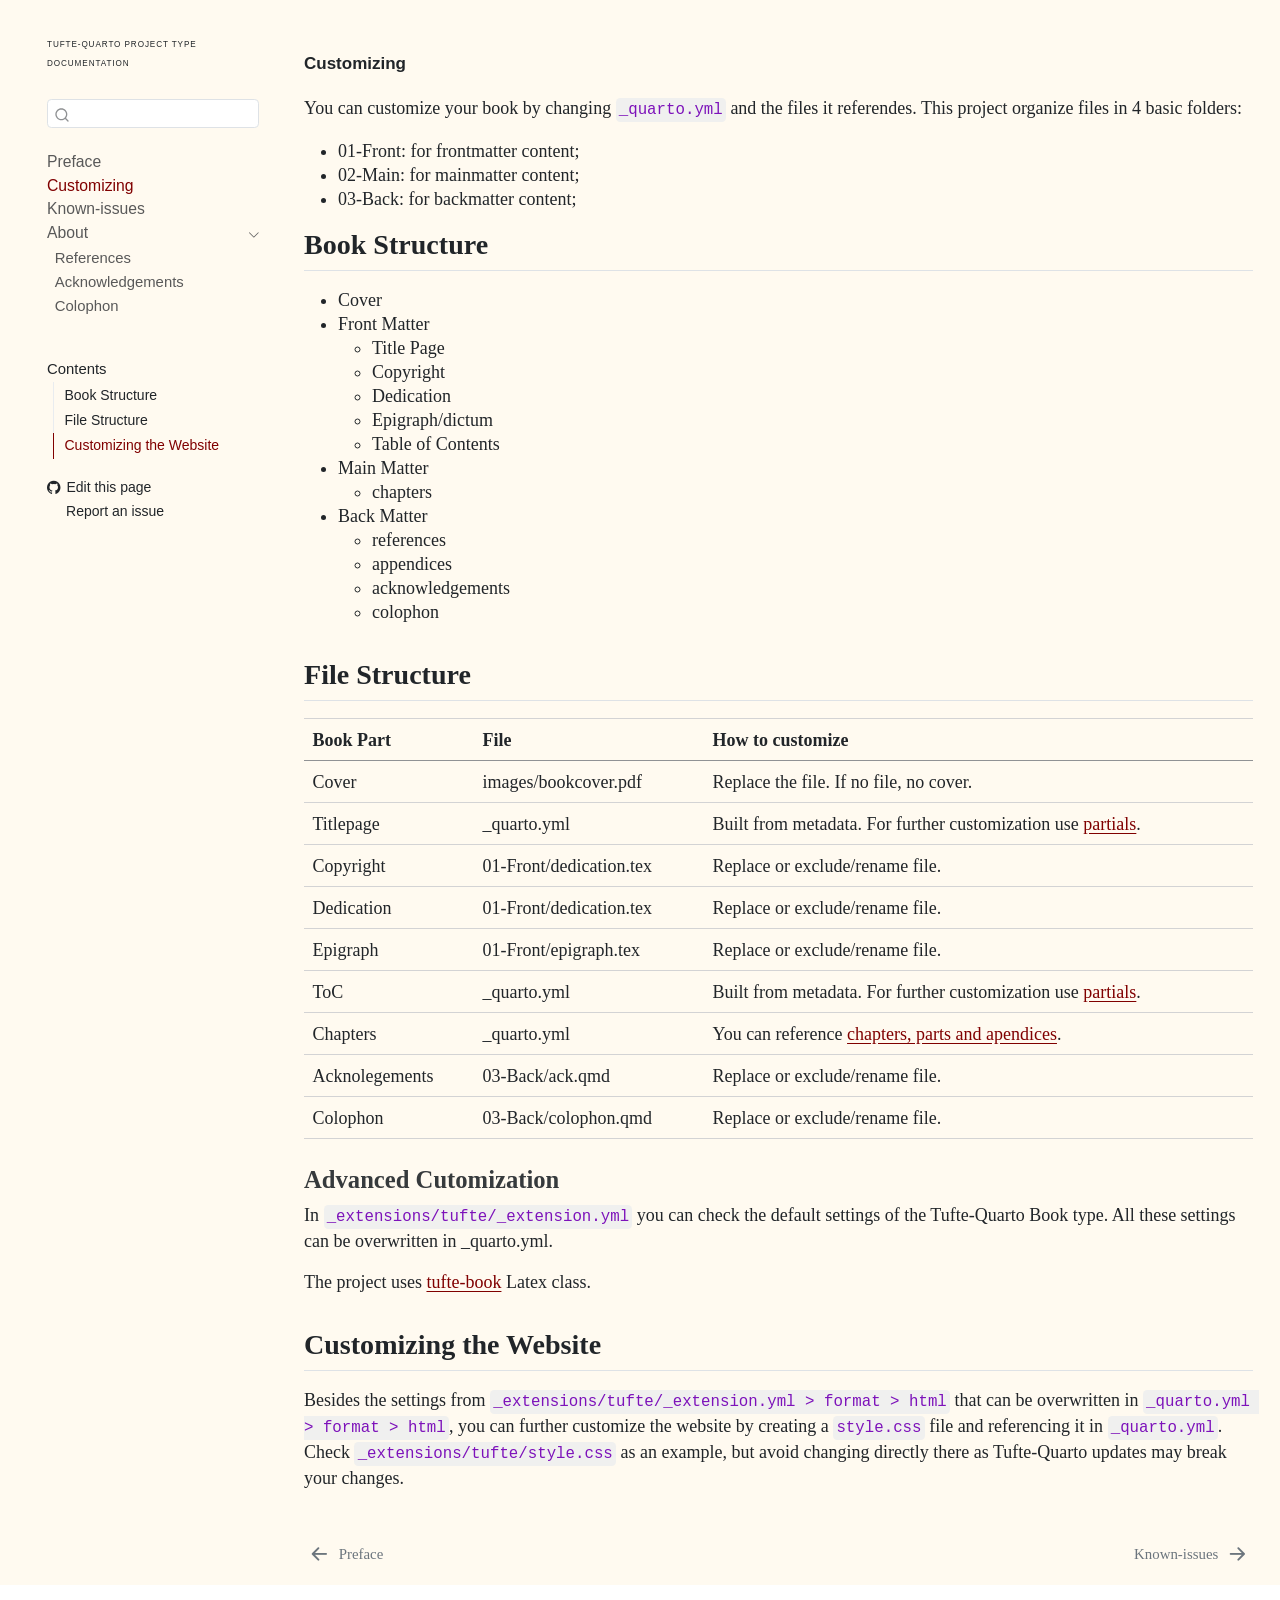
<file: docs/02-Main/customizing.html>
<!DOCTYPE html>
<html xmlns="http://www.w3.org/1999/xhtml" lang="en" xml:lang="en"><head>

<meta charset="utf-8">
<meta name="generator" content="quarto-1.8.26">

<meta name="viewport" content="width=device-width, initial-scale=1.0, user-scalable=yes">


<title>Customizing – Tufte-Quarto Project Type\
Documentation</title>
<style>
code{white-space: pre-wrap;}
span.smallcaps{font-variant: small-caps;}
div.columns{display: flex; gap: min(4vw, 1.5em);}
div.column{flex: auto; overflow-x: auto;}
div.hanging-indent{margin-left: 1.5em; text-indent: -1.5em;}
ul.task-list{list-style: none;}
ul.task-list li input[type="checkbox"] {
  width: 0.8em;
  margin: 0 0.8em 0.2em -1em; /* quarto-specific, see https://github.com/quarto-dev/quarto-cli/issues/4556 */ 
  vertical-align: middle;
}
</style>


<script src="../site_libs/quarto-nav/quarto-nav.js"></script>
<script src="../site_libs/quarto-nav/headroom.min.js"></script>
<script src="../site_libs/clipboard/clipboard.min.js"></script>
<script src="../site_libs/quarto-search/autocomplete.umd.js"></script>
<script src="../site_libs/quarto-search/fuse.min.js"></script>
<script src="../site_libs/quarto-search/quarto-search.js"></script>
<meta name="quarto:offset" content="../">
<link href="../02-Main/known_issues.html" rel="next">
<link href="../index.html" rel="prev">
<script src="../site_libs/quarto-html/quarto.js" type="module"></script>
<script src="../site_libs/quarto-html/tabsets/tabsets.js" type="module"></script>
<script src="../site_libs/quarto-html/axe/axe-check.js" type="module"></script>
<script src="../site_libs/quarto-html/popper.min.js"></script>
<script src="../site_libs/quarto-html/tippy.umd.min.js"></script>
<script src="../site_libs/quarto-html/anchor.min.js"></script>
<link href="../site_libs/quarto-html/tippy.css" rel="stylesheet">
<link href="../site_libs/quarto-html/quarto-syntax-highlighting-587c61ba64f3a5504c4d52d930310e48.css" rel="stylesheet" id="quarto-text-highlighting-styles">
<script src="../site_libs/bootstrap/bootstrap.min.js"></script>
<link href="../site_libs/bootstrap/bootstrap-icons.css" rel="stylesheet">
<link href="../site_libs/bootstrap/bootstrap-f59f578aac83223b69f47cfbacfca593.min.css" rel="stylesheet" append-hash="true" id="quarto-bootstrap" data-mode="light">
<script id="quarto-search-options" type="application/json">{
  "location": "sidebar",
  "copy-button": false,
  "collapse-after": 3,
  "panel-placement": "start",
  "type": "textbox",
  "limit": 50,
  "keyboard-shortcut": [
    "f",
    "/",
    "s"
  ],
  "show-item-context": false,
  "language": {
    "search-no-results-text": "No results",
    "search-matching-documents-text": "matching documents",
    "search-copy-link-title": "Copy link to search",
    "search-hide-matches-text": "Hide additional matches",
    "search-more-match-text": "more match in this document",
    "search-more-matches-text": "more matches in this document",
    "search-clear-button-title": "Clear",
    "search-text-placeholder": "",
    "search-detached-cancel-button-title": "Cancel",
    "search-submit-button-title": "Submit",
    "search-label": "Search"
  }
}</script>


<link rel="stylesheet" href="../site_libs/quarto-contrib/quarto-project/fredguth/tufte/styles.css">
<meta property="og:title" content="Customizing – Tufte-Quarto Project Type
Documentation">
<meta property="og:description" content="">
<meta property="og:site_name" content="Tufte-Quarto Project Type\
Documentation
">
</head>

<body class="nav-sidebar floating quarto-light">

<div id="quarto-search-results"></div>
  <header id="quarto-header" class="headroom fixed-top">
  <nav class="quarto-secondary-nav">
    <div class="container-fluid d-flex">
      <button type="button" class="quarto-btn-toggle btn" data-bs-toggle="collapse" role="button" data-bs-target=".quarto-sidebar-collapse-item" aria-controls="quarto-sidebar" aria-expanded="false" aria-label="Toggle sidebar navigation" onclick="if (window.quartoToggleHeadroom) { window.quartoToggleHeadroom(); }">
        <i class="bi bi-layout-text-sidebar-reverse"></i>
      </button>
        <nav class="quarto-page-breadcrumbs" aria-label="breadcrumb"><ol class="breadcrumb"><li class="breadcrumb-item"><a href="../02-Main/customizing.html"><span class="chapter-title">Customizing</span></a></li></ol></nav>
        <a class="flex-grow-1" role="navigation" data-bs-toggle="collapse" data-bs-target=".quarto-sidebar-collapse-item" aria-controls="quarto-sidebar" aria-expanded="false" aria-label="Toggle sidebar navigation" onclick="if (window.quartoToggleHeadroom) { window.quartoToggleHeadroom(); }">      
        </a>
      <button type="button" class="btn quarto-search-button" aria-label="Search" onclick="window.quartoOpenSearch();">
        <i class="bi bi-search"></i>
      </button>
    </div>
  </nav>
</header>
<!-- content -->
<div id="quarto-content" class="quarto-container page-columns page-rows-contents page-layout-full">
<!-- sidebar -->
  <nav id="quarto-sidebar" class="sidebar collapse collapse-horizontal quarto-sidebar-collapse-item sidebar-navigation floating overflow-auto">
    <div class="pt-lg-2 mt-2 text-left sidebar-header">
    <div class="sidebar-title mb-0 py-0">
      <a href="../">Tufte-Quarto Project Type<br>
Documentation</a> 
        <div class="sidebar-tools-main">
    <a href="https://github.com/fredguth/tufte-quarto/" title="Source Code" class="quarto-navigation-tool px-1" aria-label="Source Code"><i class="bi bi-github"></i></a>
</div>
    </div>
      </div>
        <div class="mt-2 flex-shrink-0 align-items-center">
        <div class="sidebar-search">
        <div id="quarto-search" class="" title="Search"></div>
        </div>
        </div>
    <div class="sidebar-menu-container"> 
    <ul class="list-unstyled mt-1">
        <li class="sidebar-item">
  <div class="sidebar-item-container"> 
  <a href="../index.html" class="sidebar-item-text sidebar-link"><span class="chapter-title">Preface</span></a>
  </div>
</li>
        <li class="sidebar-item">
  <div class="sidebar-item-container"> 
  <a href="../02-Main/customizing.html" class="sidebar-item-text sidebar-link active"><span class="chapter-title">Customizing</span></a>
  </div>
</li>
        <li class="sidebar-item">
  <div class="sidebar-item-container"> 
  <a href="../02-Main/known_issues.html" class="sidebar-item-text sidebar-link"><span class="chapter-title">Known-issues</span></a>
  </div>
</li>
        <li class="sidebar-item sidebar-item-section">
      <div class="sidebar-item-container"> 
            <a href="../about.html" class="sidebar-item-text sidebar-link">
 <span class="menu-text">About</span></a>
          <a class="sidebar-item-toggle text-start" data-bs-toggle="collapse" data-bs-target="#quarto-sidebar-section-1" role="navigation" aria-expanded="true" aria-label="Toggle section">
            <i class="bi bi-chevron-right ms-2"></i>
          </a> 
      </div>
      <ul id="quarto-sidebar-section-1" class="collapse list-unstyled sidebar-section depth1 show">  
          <li class="sidebar-item">
  <div class="sidebar-item-container"> 
  <a href="../03-Back/references.html" class="sidebar-item-text sidebar-link">
 <span class="menu-text">References</span></a>
  </div>
</li>
          <li class="sidebar-item">
  <div class="sidebar-item-container"> 
  <a href="../03-Back/ack.html" class="sidebar-item-text sidebar-link">
 <span class="menu-text">Acknowledgements</span></a>
  </div>
</li>
          <li class="sidebar-item">
  <div class="sidebar-item-container"> 
  <a href="../03-Back/colophon.html" class="sidebar-item-text sidebar-link">
 <span class="menu-text">Colophon</span></a>
  </div>
</li>
      </ul>
  </li>
    </ul>
    </div>
    <nav id="TOC" role="doc-toc" class="toc-active">
    <h2 id="toc-title">Contents</h2>
   
  <ul>
  <li><a href="#book-structure" id="toc-book-structure" class="nav-link active" data-scroll-target="#book-structure">Book Structure</a></li>
  <li><a href="#file-structure" id="toc-file-structure" class="nav-link" data-scroll-target="#file-structure">File Structure</a>
  <ul class="collapse">
  <li><a href="#advanced-cutomization" id="toc-advanced-cutomization" class="nav-link" data-scroll-target="#advanced-cutomization">Advanced Cutomization</a></li>
  </ul></li>
  <li><a href="#customizing-the-website" id="toc-customizing-the-website" class="nav-link" data-scroll-target="#customizing-the-website">Customizing the Website</a></li>
  </ul>
<div class="toc-actions"><ul><li><a href="https://github.com/fredguth/tufte-quarto/edit/main/02-Main/customizing.qmd" class="toc-action"><i class="bi bi-github"></i>Edit this page</a></li><li><a href="https://github.com/fredguth/tufte-quarto/issues/new" class="toc-action"><i class="bi empty"></i>Report an issue</a></li></ul></div></nav>
</nav>
<div id="quarto-sidebar-glass" class="quarto-sidebar-collapse-item" data-bs-toggle="collapse" data-bs-target=".quarto-sidebar-collapse-item"></div>
<!-- margin-sidebar -->
    <div id="quarto-margin-sidebar" class="sidebar margin-sidebar zindex-bottom">
    </div>
<!-- main -->
<main class="content column-page-right" id="quarto-document-content"><header id="title-block-header" class="quarto-title-block"><h1 class="title display-7"><span class="chapter-title">Customizing</span></h1></header>

<header id="title-block-header">


</header>


<p>You can customize your book by changing <code>_quarto.yml</code> and the files it referendes. This project organize files in 4 basic folders:</p>
<ul>
<li>01-Front: for frontmatter content;</li>
<li>02-Main: for mainmatter content;</li>
<li>03-Back: for backmatter content;</li>
</ul>
<section id="book-structure" class="level2">
<h2 class="anchored" data-anchor-id="book-structure">Book Structure</h2>
<ul>
<li>Cover</li>
<li>Front Matter
<ul>
<li>Title Page</li>
<li>Copyright</li>
<li>Dedication</li>
<li>Epigraph/dictum</li>
<li>Table of Contents</li>
</ul></li>
<li>Main Matter
<ul>
<li>chapters</li>
</ul></li>
<li>Back Matter
<ul>
<li>references</li>
<li>appendices</li>
<li>acknowledgements</li>
<li>colophon</li>
</ul></li>
</ul>
</section>
<section id="file-structure" class="level2">
<h2 class="anchored" data-anchor-id="file-structure">File Structure</h2>
<table class="caption-top table">
<thead>
<tr class="header">
<th>Book Part</th>
<th style="text-align: left;">File</th>
<th style="text-align: left;">How to customize</th>
</tr>
</thead>
<tbody>
<tr class="odd">
<td>Cover</td>
<td style="text-align: left;">images/bookcover.pdf</td>
<td style="text-align: left;">Replace the file. If no file, no cover.</td>
</tr>
<tr class="even">
<td>Titlepage</td>
<td style="text-align: left;">_quarto.yml</td>
<td style="text-align: left;">Built from metadata. For further customization use <a href="https://quarto.org/docs/journals/templates.html">partials</a>.</td>
</tr>
<tr class="odd">
<td>Copyright</td>
<td style="text-align: left;">01-Front/dedication.tex</td>
<td style="text-align: left;">Replace or exclude/rename file.</td>
</tr>
<tr class="even">
<td>Dedication</td>
<td style="text-align: left;">01-Front/dedication.tex</td>
<td style="text-align: left;">Replace or exclude/rename file.</td>
</tr>
<tr class="odd">
<td>Epigraph</td>
<td style="text-align: left;">01-Front/epigraph.tex</td>
<td style="text-align: left;">Replace or exclude/rename file.</td>
</tr>
<tr class="even">
<td>ToC</td>
<td style="text-align: left;">_quarto.yml</td>
<td style="text-align: left;">Built from metadata. For further customization use <a href="https://quarto.org/docs/journals/templates.html">partials</a>.</td>
</tr>
<tr class="odd">
<td>Chapters</td>
<td style="text-align: left;">_quarto.yml</td>
<td style="text-align: left;">You can reference <a href="https://quarto.org/docs/books/book-structure.html">chapters, parts and apendices</a>.</td>
</tr>
<tr class="even">
<td>Acknolegements</td>
<td style="text-align: left;">03-Back/ack.qmd</td>
<td style="text-align: left;">Replace or exclude/rename file.</td>
</tr>
<tr class="odd">
<td>Colophon</td>
<td style="text-align: left;">03-Back/colophon.qmd</td>
<td style="text-align: left;">Replace or exclude/rename file.</td>
</tr>
</tbody>
</table>
<section id="advanced-cutomization" class="level3">
<h3 class="anchored" data-anchor-id="advanced-cutomization">Advanced Cutomization</h3>
<p>In <code>_extensions/tufte/_extension.yml</code> you can check the default settings of the Tufte-Quarto Book type. All these settings can be overwritten in _quarto.yml.</p>
<p>The project uses <a href="https://tufte-latex.github.io/tufte-latex/">tufte-book</a> Latex class.</p>
</section>
</section>
<section id="customizing-the-website" class="level2">
<h2 class="anchored" data-anchor-id="customizing-the-website">Customizing the Website</h2>
<p>Besides the settings from <code>_extensions/tufte/_extension.yml &gt; format &gt; html</code> that can be overwritten in <code>_quarto.yml &gt; format &gt; html</code>, you can further customize the website by creating a <code>style.css</code> file and referencing it in <code>_quarto.yml</code>. Check <code>_extensions/tufte/style.css</code> as an example, but avoid changing directly there as Tufte-Quarto updates may break your changes.</p>


</section>

</main> <!-- /main -->
<script id="quarto-html-after-body" type="application/javascript">
  window.document.addEventListener("DOMContentLoaded", function (event) {
    const icon = "";
    const anchorJS = new window.AnchorJS();
    anchorJS.options = {
      placement: 'right',
      icon: icon
    };
    anchorJS.add('.anchored');
    const isCodeAnnotation = (el) => {
      for (const clz of el.classList) {
        if (clz.startsWith('code-annotation-')) {                     
          return true;
        }
      }
      return false;
    }
    const onCopySuccess = function(e) {
      // button target
      const button = e.trigger;
      // don't keep focus
      button.blur();
      // flash "checked"
      button.classList.add('code-copy-button-checked');
      var currentTitle = button.getAttribute("title");
      button.setAttribute("title", "Copied!");
      let tooltip;
      if (window.bootstrap) {
        button.setAttribute("data-bs-toggle", "tooltip");
        button.setAttribute("data-bs-placement", "left");
        button.setAttribute("data-bs-title", "Copied!");
        tooltip = new bootstrap.Tooltip(button, 
          { trigger: "manual", 
            customClass: "code-copy-button-tooltip",
            offset: [0, -8]});
        tooltip.show();    
      }
      setTimeout(function() {
        if (tooltip) {
          tooltip.hide();
          button.removeAttribute("data-bs-title");
          button.removeAttribute("data-bs-toggle");
          button.removeAttribute("data-bs-placement");
        }
        button.setAttribute("title", currentTitle);
        button.classList.remove('code-copy-button-checked');
      }, 1000);
      // clear code selection
      e.clearSelection();
    }
    const getTextToCopy = function(trigger) {
      const outerScaffold = trigger.parentElement.cloneNode(true);
      const codeEl = outerScaffold.querySelector('code');
      for (const childEl of codeEl.children) {
        if (isCodeAnnotation(childEl)) {
          childEl.remove();
        }
      }
      return codeEl.innerText;
    }
    const clipboard = new window.ClipboardJS('.code-copy-button:not([data-in-quarto-modal])', {
      text: getTextToCopy
    });
    clipboard.on('success', onCopySuccess);
    if (window.document.getElementById('quarto-embedded-source-code-modal')) {
      const clipboardModal = new window.ClipboardJS('.code-copy-button[data-in-quarto-modal]', {
        text: getTextToCopy,
        container: window.document.getElementById('quarto-embedded-source-code-modal')
      });
      clipboardModal.on('success', onCopySuccess);
    }
      var localhostRegex = new RegExp(/^(?:http|https):\/\/localhost\:?[0-9]*\//);
      var mailtoRegex = new RegExp(/^mailto:/);
        var filterRegex = new RegExp("https:\/\/fredguth\.github\.io\/tufte-quarto\/");
      var isInternal = (href) => {
          return filterRegex.test(href) || localhostRegex.test(href) || mailtoRegex.test(href);
      }
      // Inspect non-navigation links and adorn them if external
     var links = window.document.querySelectorAll('a[href]:not(.nav-link):not(.navbar-brand):not(.toc-action):not(.sidebar-link):not(.sidebar-item-toggle):not(.pagination-link):not(.no-external):not([aria-hidden]):not(.dropdown-item):not(.quarto-navigation-tool):not(.about-link)');
      for (var i=0; i<links.length; i++) {
        const link = links[i];
        if (!isInternal(link.href)) {
          // undo the damage that might have been done by quarto-nav.js in the case of
          // links that we want to consider external
          if (link.dataset.originalHref !== undefined) {
            link.href = link.dataset.originalHref;
          }
        }
      }
    function tippyHover(el, contentFn, onTriggerFn, onUntriggerFn) {
      const config = {
        allowHTML: true,
        maxWidth: 500,
        delay: 100,
        arrow: false,
        appendTo: function(el) {
            return el.parentElement;
        },
        interactive: true,
        interactiveBorder: 10,
        theme: 'quarto',
        placement: 'bottom-start',
      };
      if (contentFn) {
        config.content = contentFn;
      }
      if (onTriggerFn) {
        config.onTrigger = onTriggerFn;
      }
      if (onUntriggerFn) {
        config.onUntrigger = onUntriggerFn;
      }
      window.tippy(el, config); 
    }
    const noterefs = window.document.querySelectorAll('a[role="doc-noteref"]');
    for (var i=0; i<noterefs.length; i++) {
      const ref = noterefs[i];
      tippyHover(ref, function() {
        // use id or data attribute instead here
        let href = ref.getAttribute('data-footnote-href') || ref.getAttribute('href');
        try { href = new URL(href).hash; } catch {}
        const id = href.replace(/^#\/?/, "");
        const note = window.document.getElementById(id);
        if (note) {
          return note.innerHTML;
        } else {
          return "";
        }
      });
    }
    const xrefs = window.document.querySelectorAll('a.quarto-xref');
    const processXRef = (id, note) => {
      // Strip column container classes
      const stripColumnClz = (el) => {
        el.classList.remove("page-full", "page-columns");
        if (el.children) {
          for (const child of el.children) {
            stripColumnClz(child);
          }
        }
      }
      stripColumnClz(note)
      if (id === null || id.startsWith('sec-')) {
        // Special case sections, only their first couple elements
        const container = document.createElement("div");
        if (note.children && note.children.length > 2) {
          container.appendChild(note.children[0].cloneNode(true));
          for (let i = 1; i < note.children.length; i++) {
            const child = note.children[i];
            if (child.tagName === "P" && child.innerText === "") {
              continue;
            } else {
              container.appendChild(child.cloneNode(true));
              break;
            }
          }
          if (window.Quarto?.typesetMath) {
            window.Quarto.typesetMath(container);
          }
          return container.innerHTML
        } else {
          if (window.Quarto?.typesetMath) {
            window.Quarto.typesetMath(note);
          }
          return note.innerHTML;
        }
      } else {
        // Remove any anchor links if they are present
        const anchorLink = note.querySelector('a.anchorjs-link');
        if (anchorLink) {
          anchorLink.remove();
        }
        if (window.Quarto?.typesetMath) {
          window.Quarto.typesetMath(note);
        }
        if (note.classList.contains("callout")) {
          return note.outerHTML;
        } else {
          return note.innerHTML;
        }
      }
    }
    for (var i=0; i<xrefs.length; i++) {
      const xref = xrefs[i];
      tippyHover(xref, undefined, function(instance) {
        instance.disable();
        let url = xref.getAttribute('href');
        let hash = undefined; 
        if (url.startsWith('#')) {
          hash = url;
        } else {
          try { hash = new URL(url).hash; } catch {}
        }
        if (hash) {
          const id = hash.replace(/^#\/?/, "");
          const note = window.document.getElementById(id);
          if (note !== null) {
            try {
              const html = processXRef(id, note.cloneNode(true));
              instance.setContent(html);
            } finally {
              instance.enable();
              instance.show();
            }
          } else {
            // See if we can fetch this
            fetch(url.split('#')[0])
            .then(res => res.text())
            .then(html => {
              const parser = new DOMParser();
              const htmlDoc = parser.parseFromString(html, "text/html");
              const note = htmlDoc.getElementById(id);
              if (note !== null) {
                const html = processXRef(id, note);
                instance.setContent(html);
              } 
            }).finally(() => {
              instance.enable();
              instance.show();
            });
          }
        } else {
          // See if we can fetch a full url (with no hash to target)
          // This is a special case and we should probably do some content thinning / targeting
          fetch(url)
          .then(res => res.text())
          .then(html => {
            const parser = new DOMParser();
            const htmlDoc = parser.parseFromString(html, "text/html");
            const note = htmlDoc.querySelector('main.content');
            if (note !== null) {
              // This should only happen for chapter cross references
              // (since there is no id in the URL)
              // remove the first header
              if (note.children.length > 0 && note.children[0].tagName === "HEADER") {
                note.children[0].remove();
              }
              const html = processXRef(null, note);
              instance.setContent(html);
            } 
          }).finally(() => {
            instance.enable();
            instance.show();
          });
        }
      }, function(instance) {
      });
    }
        let selectedAnnoteEl;
        const selectorForAnnotation = ( cell, annotation) => {
          let cellAttr = 'data-code-cell="' + cell + '"';
          let lineAttr = 'data-code-annotation="' +  annotation + '"';
          const selector = 'span[' + cellAttr + '][' + lineAttr + ']';
          return selector;
        }
        const selectCodeLines = (annoteEl) => {
          const doc = window.document;
          const targetCell = annoteEl.getAttribute("data-target-cell");
          const targetAnnotation = annoteEl.getAttribute("data-target-annotation");
          const annoteSpan = window.document.querySelector(selectorForAnnotation(targetCell, targetAnnotation));
          const lines = annoteSpan.getAttribute("data-code-lines").split(",");
          const lineIds = lines.map((line) => {
            return targetCell + "-" + line;
          })
          let top = null;
          let height = null;
          let parent = null;
          if (lineIds.length > 0) {
              //compute the position of the single el (top and bottom and make a div)
              const el = window.document.getElementById(lineIds[0]);
              top = el.offsetTop;
              height = el.offsetHeight;
              parent = el.parentElement.parentElement;
            if (lineIds.length > 1) {
              const lastEl = window.document.getElementById(lineIds[lineIds.length - 1]);
              const bottom = lastEl.offsetTop + lastEl.offsetHeight;
              height = bottom - top;
            }
            if (top !== null && height !== null && parent !== null) {
              // cook up a div (if necessary) and position it 
              let div = window.document.getElementById("code-annotation-line-highlight");
              if (div === null) {
                div = window.document.createElement("div");
                div.setAttribute("id", "code-annotation-line-highlight");
                div.style.position = 'absolute';
                parent.appendChild(div);
              }
              div.style.top = top - 2 + "px";
              div.style.height = height + 4 + "px";
              div.style.left = 0;
              let gutterDiv = window.document.getElementById("code-annotation-line-highlight-gutter");
              if (gutterDiv === null) {
                gutterDiv = window.document.createElement("div");
                gutterDiv.setAttribute("id", "code-annotation-line-highlight-gutter");
                gutterDiv.style.position = 'absolute';
                const codeCell = window.document.getElementById(targetCell);
                const gutter = codeCell.querySelector('.code-annotation-gutter');
                gutter.appendChild(gutterDiv);
              }
              gutterDiv.style.top = top - 2 + "px";
              gutterDiv.style.height = height + 4 + "px";
            }
            selectedAnnoteEl = annoteEl;
          }
        };
        const unselectCodeLines = () => {
          const elementsIds = ["code-annotation-line-highlight", "code-annotation-line-highlight-gutter"];
          elementsIds.forEach((elId) => {
            const div = window.document.getElementById(elId);
            if (div) {
              div.remove();
            }
          });
          selectedAnnoteEl = undefined;
        };
          // Handle positioning of the toggle
      window.addEventListener(
        "resize",
        throttle(() => {
          elRect = undefined;
          if (selectedAnnoteEl) {
            selectCodeLines(selectedAnnoteEl);
          }
        }, 10)
      );
      function throttle(fn, ms) {
      let throttle = false;
      let timer;
        return (...args) => {
          if(!throttle) { // first call gets through
              fn.apply(this, args);
              throttle = true;
          } else { // all the others get throttled
              if(timer) clearTimeout(timer); // cancel #2
              timer = setTimeout(() => {
                fn.apply(this, args);
                timer = throttle = false;
              }, ms);
          }
        };
      }
        // Attach click handler to the DT
        const annoteDls = window.document.querySelectorAll('dt[data-target-cell]');
        for (const annoteDlNode of annoteDls) {
          annoteDlNode.addEventListener('click', (event) => {
            const clickedEl = event.target;
            if (clickedEl !== selectedAnnoteEl) {
              unselectCodeLines();
              const activeEl = window.document.querySelector('dt[data-target-cell].code-annotation-active');
              if (activeEl) {
                activeEl.classList.remove('code-annotation-active');
              }
              selectCodeLines(clickedEl);
              clickedEl.classList.add('code-annotation-active');
            } else {
              // Unselect the line
              unselectCodeLines();
              clickedEl.classList.remove('code-annotation-active');
            }
          });
        }
    const findCites = (el) => {
      const parentEl = el.parentElement;
      if (parentEl) {
        const cites = parentEl.dataset.cites;
        if (cites) {
          return {
            el,
            cites: cites.split(' ')
          };
        } else {
          return findCites(el.parentElement)
        }
      } else {
        return undefined;
      }
    };
    var bibliorefs = window.document.querySelectorAll('a[role="doc-biblioref"]');
    for (var i=0; i<bibliorefs.length; i++) {
      const ref = bibliorefs[i];
      const citeInfo = findCites(ref);
      if (citeInfo) {
        tippyHover(citeInfo.el, function() {
          var popup = window.document.createElement('div');
          citeInfo.cites.forEach(function(cite) {
            var citeDiv = window.document.createElement('div');
            citeDiv.classList.add('hanging-indent');
            citeDiv.classList.add('csl-entry');
            var biblioDiv = window.document.getElementById('ref-' + cite);
            if (biblioDiv) {
              citeDiv.innerHTML = biblioDiv.innerHTML;
            }
            popup.appendChild(citeDiv);
          });
          return popup.innerHTML;
        });
      }
    }
  });
  </script>
<nav class="page-navigation column-page-right">
  <div class="nav-page nav-page-previous">
      <a href="../index.html" class="pagination-link" aria-label="Preface">
        <i class="bi bi-arrow-left-short"></i> <span class="nav-page-text"><span class="chapter-title">Preface</span></span>
      </a>          
  </div>
  <div class="nav-page nav-page-next">
      <a href="../02-Main/known_issues.html" class="pagination-link" aria-label="Known-issues">
        <span class="nav-page-text"><span class="chapter-title">Known-issues</span></span> <i class="bi bi-arrow-right-short"></i>
      </a>
  </div>
</nav>
</div> <!-- /content -->




<footer class="footer"><div class="nav-footer"><div class="nav-footer-center"><div class="toc-actions d-sm-block d-md-none"><ul><li><a href="https://github.com/fredguth/tufte-quarto/edit/main/02-Main/customizing.qmd" class="toc-action"><i class="bi bi-github"></i>Edit this page</a></li><li><a href="https://github.com/fredguth/tufte-quarto/issues/new" class="toc-action"><i class="bi empty"></i>Report an issue</a></li></ul></div></div></div></footer></body></html>
</file>
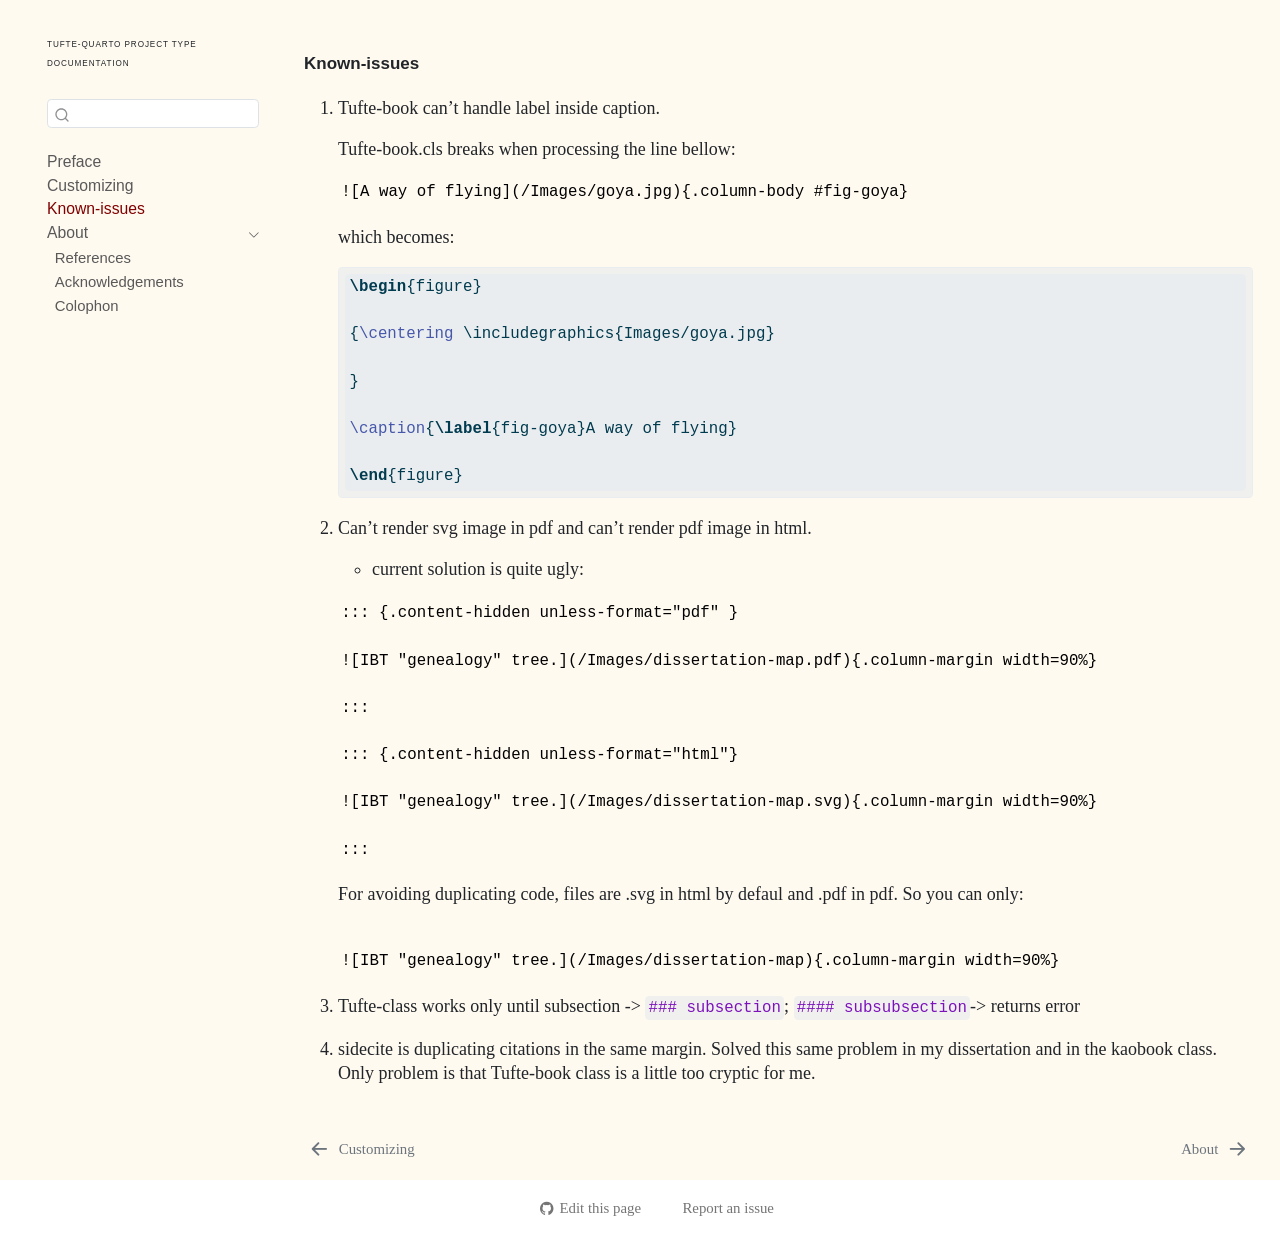
<file: docs/02-Main/known_issues.html>
<!DOCTYPE html>
<html xmlns="http://www.w3.org/1999/xhtml" lang="en" xml:lang="en"><head>

<meta charset="utf-8">
<meta name="generator" content="quarto-1.8.26">

<meta name="viewport" content="width=device-width, initial-scale=1.0, user-scalable=yes">


<title>Known-issues – Tufte-Quarto Project Type\
Documentation</title>
<style>
code{white-space: pre-wrap;}
span.smallcaps{font-variant: small-caps;}
div.columns{display: flex; gap: min(4vw, 1.5em);}
div.column{flex: auto; overflow-x: auto;}
div.hanging-indent{margin-left: 1.5em; text-indent: -1.5em;}
ul.task-list{list-style: none;}
ul.task-list li input[type="checkbox"] {
  width: 0.8em;
  margin: 0 0.8em 0.2em -1em; /* quarto-specific, see https://github.com/quarto-dev/quarto-cli/issues/4556 */ 
  vertical-align: middle;
}
/* CSS for syntax highlighting */
html { -webkit-text-size-adjust: 100%; }
pre > code.sourceCode { white-space: pre; position: relative; }
pre > code.sourceCode > span { display: inline-block; line-height: 1.25; }
pre > code.sourceCode > span:empty { height: 1.2em; }
.sourceCode { overflow: visible; }
code.sourceCode > span { color: inherit; text-decoration: inherit; }
div.sourceCode { margin: 1em 0; }
pre.sourceCode { margin: 0; }
@media screen {
div.sourceCode { overflow: auto; }
}
@media print {
pre > code.sourceCode { white-space: pre-wrap; }
pre > code.sourceCode > span { text-indent: -5em; padding-left: 5em; }
}
pre.numberSource code
  { counter-reset: source-line 0; }
pre.numberSource code > span
  { position: relative; left: -4em; counter-increment: source-line; }
pre.numberSource code > span > a:first-child::before
  { content: counter(source-line);
    position: relative; left: -1em; text-align: right; vertical-align: baseline;
    border: none; display: inline-block;
    -webkit-touch-callout: none; -webkit-user-select: none;
    -khtml-user-select: none; -moz-user-select: none;
    -ms-user-select: none; user-select: none;
    padding: 0 4px; width: 4em;
  }
pre.numberSource { margin-left: 3em;  padding-left: 4px; }
div.sourceCode
  {   }
@media screen {
pre > code.sourceCode > span > a:first-child::before { text-decoration: underline; }
}
</style>


<script src="../site_libs/quarto-nav/quarto-nav.js"></script>
<script src="../site_libs/quarto-nav/headroom.min.js"></script>
<script src="../site_libs/clipboard/clipboard.min.js"></script>
<script src="../site_libs/quarto-search/autocomplete.umd.js"></script>
<script src="../site_libs/quarto-search/fuse.min.js"></script>
<script src="../site_libs/quarto-search/quarto-search.js"></script>
<meta name="quarto:offset" content="../">
<link href="../about.html" rel="next">
<link href="../02-Main/customizing.html" rel="prev">
<script src="../site_libs/quarto-html/quarto.js" type="module"></script>
<script src="../site_libs/quarto-html/tabsets/tabsets.js" type="module"></script>
<script src="../site_libs/quarto-html/axe/axe-check.js" type="module"></script>
<script src="../site_libs/quarto-html/popper.min.js"></script>
<script src="../site_libs/quarto-html/tippy.umd.min.js"></script>
<script src="../site_libs/quarto-html/anchor.min.js"></script>
<link href="../site_libs/quarto-html/tippy.css" rel="stylesheet">
<link href="../site_libs/quarto-html/quarto-syntax-highlighting-587c61ba64f3a5504c4d52d930310e48.css" rel="stylesheet" id="quarto-text-highlighting-styles">
<script src="../site_libs/bootstrap/bootstrap.min.js"></script>
<link href="../site_libs/bootstrap/bootstrap-icons.css" rel="stylesheet">
<link href="../site_libs/bootstrap/bootstrap-f59f578aac83223b69f47cfbacfca593.min.css" rel="stylesheet" append-hash="true" id="quarto-bootstrap" data-mode="light">
<script id="quarto-search-options" type="application/json">{
  "location": "sidebar",
  "copy-button": false,
  "collapse-after": 3,
  "panel-placement": "start",
  "type": "textbox",
  "limit": 50,
  "keyboard-shortcut": [
    "f",
    "/",
    "s"
  ],
  "show-item-context": false,
  "language": {
    "search-no-results-text": "No results",
    "search-matching-documents-text": "matching documents",
    "search-copy-link-title": "Copy link to search",
    "search-hide-matches-text": "Hide additional matches",
    "search-more-match-text": "more match in this document",
    "search-more-matches-text": "more matches in this document",
    "search-clear-button-title": "Clear",
    "search-text-placeholder": "",
    "search-detached-cancel-button-title": "Cancel",
    "search-submit-button-title": "Submit",
    "search-label": "Search"
  }
}</script>


<link rel="stylesheet" href="../site_libs/quarto-contrib/quarto-project/fredguth/tufte/styles.css">
<meta property="og:title" content="Known-issues – Tufte-Quarto Project Type
Documentation">
<meta property="og:site_name" content="Tufte-Quarto Project Type\
Documentation
">
</head>

<body class="nav-sidebar floating quarto-light">

<div id="quarto-search-results"></div>
  <header id="quarto-header" class="headroom fixed-top">
  <nav class="quarto-secondary-nav">
    <div class="container-fluid d-flex">
      <button type="button" class="quarto-btn-toggle btn" data-bs-toggle="collapse" role="button" data-bs-target=".quarto-sidebar-collapse-item" aria-controls="quarto-sidebar" aria-expanded="false" aria-label="Toggle sidebar navigation" onclick="if (window.quartoToggleHeadroom) { window.quartoToggleHeadroom(); }">
        <i class="bi bi-layout-text-sidebar-reverse"></i>
      </button>
        <nav class="quarto-page-breadcrumbs" aria-label="breadcrumb"><ol class="breadcrumb"><li class="breadcrumb-item"><a href="../02-Main/known_issues.html"><span class="chapter-title">Known-issues</span></a></li></ol></nav>
        <a class="flex-grow-1" role="navigation" data-bs-toggle="collapse" data-bs-target=".quarto-sidebar-collapse-item" aria-controls="quarto-sidebar" aria-expanded="false" aria-label="Toggle sidebar navigation" onclick="if (window.quartoToggleHeadroom) { window.quartoToggleHeadroom(); }">      
        </a>
      <button type="button" class="btn quarto-search-button" aria-label="Search" onclick="window.quartoOpenSearch();">
        <i class="bi bi-search"></i>
      </button>
    </div>
  </nav>
</header>
<!-- content -->
<div id="quarto-content" class="quarto-container page-columns page-rows-contents page-layout-full">
<!-- sidebar -->
  <nav id="quarto-sidebar" class="sidebar collapse collapse-horizontal quarto-sidebar-collapse-item sidebar-navigation floating overflow-auto">
    <div class="pt-lg-2 mt-2 text-left sidebar-header">
    <div class="sidebar-title mb-0 py-0">
      <a href="../">Tufte-Quarto Project Type<br>
Documentation</a> 
        <div class="sidebar-tools-main">
    <a href="https://github.com/fredguth/tufte-quarto/" title="Source Code" class="quarto-navigation-tool px-1" aria-label="Source Code"><i class="bi bi-github"></i></a>
</div>
    </div>
      </div>
        <div class="mt-2 flex-shrink-0 align-items-center">
        <div class="sidebar-search">
        <div id="quarto-search" class="" title="Search"></div>
        </div>
        </div>
    <div class="sidebar-menu-container"> 
    <ul class="list-unstyled mt-1">
        <li class="sidebar-item">
  <div class="sidebar-item-container"> 
  <a href="../index.html" class="sidebar-item-text sidebar-link"><span class="chapter-title">Preface</span></a>
  </div>
</li>
        <li class="sidebar-item">
  <div class="sidebar-item-container"> 
  <a href="../02-Main/customizing.html" class="sidebar-item-text sidebar-link"><span class="chapter-title">Customizing</span></a>
  </div>
</li>
        <li class="sidebar-item">
  <div class="sidebar-item-container"> 
  <a href="../02-Main/known_issues.html" class="sidebar-item-text sidebar-link active"><span class="chapter-title">Known-issues</span></a>
  </div>
</li>
        <li class="sidebar-item sidebar-item-section">
      <div class="sidebar-item-container"> 
            <a href="../about.html" class="sidebar-item-text sidebar-link">
 <span class="menu-text">About</span></a>
          <a class="sidebar-item-toggle text-start" data-bs-toggle="collapse" data-bs-target="#quarto-sidebar-section-1" role="navigation" aria-expanded="true" aria-label="Toggle section">
            <i class="bi bi-chevron-right ms-2"></i>
          </a> 
      </div>
      <ul id="quarto-sidebar-section-1" class="collapse list-unstyled sidebar-section depth1 show">  
          <li class="sidebar-item">
  <div class="sidebar-item-container"> 
  <a href="../03-Back/references.html" class="sidebar-item-text sidebar-link">
 <span class="menu-text">References</span></a>
  </div>
</li>
          <li class="sidebar-item">
  <div class="sidebar-item-container"> 
  <a href="../03-Back/ack.html" class="sidebar-item-text sidebar-link">
 <span class="menu-text">Acknowledgements</span></a>
  </div>
</li>
          <li class="sidebar-item">
  <div class="sidebar-item-container"> 
  <a href="../03-Back/colophon.html" class="sidebar-item-text sidebar-link">
 <span class="menu-text">Colophon</span></a>
  </div>
</li>
      </ul>
  </li>
    </ul>
    </div>
    
</nav>
<div id="quarto-sidebar-glass" class="quarto-sidebar-collapse-item" data-bs-toggle="collapse" data-bs-target=".quarto-sidebar-collapse-item"></div>
<!-- margin-sidebar -->
    <div id="quarto-margin-sidebar" class="sidebar margin-sidebar zindex-bottom">
    </div>
<!-- main -->
<main class="content column-page-right" id="quarto-document-content"><header id="title-block-header" class="quarto-title-block"><h1 class="title display-7"><span class="chapter-title">Known-issues</span></h1></header>

<header id="title-block-header">


</header>


<ol type="1">
<li><p>Tufte-book can’t handle label inside caption.</p>
<p>Tufte-book.cls breaks when processing the line bellow:</p>
<pre class="qmd"><code>![A way of flying](/Images/goya.jpg){.column-body #fig-goya}</code></pre>
<p>which becomes:</p>
<div class="code-copy-outer-scaffold"><div class="sourceCode" id="cb2"><pre class="sourceCode tex code-with-copy"><code class="sourceCode latex"><span id="cb2-1"><a href="#cb2-1" aria-hidden="true" tabindex="-1"></a><span class="kw">\begin</span>{<span class="ex">figure</span>}</span>
<span id="cb2-2"><a href="#cb2-2" aria-hidden="true" tabindex="-1"></a></span>
<span id="cb2-3"><a href="#cb2-3" aria-hidden="true" tabindex="-1"></a>{<span class="fu">\centering</span> <span class="bu">\includegraphics</span>{<span class="ex">Images/goya.jpg</span>}</span>
<span id="cb2-4"><a href="#cb2-4" aria-hidden="true" tabindex="-1"></a></span>
<span id="cb2-5"><a href="#cb2-5" aria-hidden="true" tabindex="-1"></a>}</span>
<span id="cb2-6"><a href="#cb2-6" aria-hidden="true" tabindex="-1"></a></span>
<span id="cb2-7"><a href="#cb2-7" aria-hidden="true" tabindex="-1"></a><span class="fu">\caption</span>{<span class="kw">\label</span>{<span class="ex">fig-goya</span>}A way of flying}</span>
<span id="cb2-8"><a href="#cb2-8" aria-hidden="true" tabindex="-1"></a></span>
<span id="cb2-9"><a href="#cb2-9" aria-hidden="true" tabindex="-1"></a><span class="kw">\end</span>{<span class="ex">figure</span>}</span></code></pre></div><button title="Copy to Clipboard" class="code-copy-button"><i class="bi"></i></button></div></li>
<li><p>Can’t render svg image in pdf and can’t render pdf image in html.</p>
<ul>
<li>current solution is quite ugly:</li>
</ul>
<pre class="qmd"><code>::: {.content-hidden unless-format="pdf" }

![IBT "genealogy" tree.](/Images/dissertation-map.pdf){.column-margin width=90%}

:::

::: {.content-hidden unless-format="html"}

![IBT "genealogy" tree.](/Images/dissertation-map.svg){.column-margin width=90%}

:::
</code></pre>
<p>For avoiding duplicating code, files are .svg in html by defaul and .pdf in pdf. So you can only:</p>
<pre class="qmd"><code>
![IBT "genealogy" tree.](/Images/dissertation-map){.column-margin width=90%}
</code></pre></li>
<li><p>Tufte-class works only until subsection -&gt; <code>### subsection</code>; <code>#### subsubsection</code>-&gt; returns error</p></li>
<li><p>sidecite is duplicating citations in the same margin. Solved this same problem in my dissertation and in the kaobook class. Only problem is that Tufte-book class is a little too cryptic for me.</p></li>
</ol>



</main> <!-- /main -->
<script id="quarto-html-after-body" type="application/javascript">
  window.document.addEventListener("DOMContentLoaded", function (event) {
    const icon = "";
    const anchorJS = new window.AnchorJS();
    anchorJS.options = {
      placement: 'right',
      icon: icon
    };
    anchorJS.add('.anchored');
    const isCodeAnnotation = (el) => {
      for (const clz of el.classList) {
        if (clz.startsWith('code-annotation-')) {                     
          return true;
        }
      }
      return false;
    }
    const onCopySuccess = function(e) {
      // button target
      const button = e.trigger;
      // don't keep focus
      button.blur();
      // flash "checked"
      button.classList.add('code-copy-button-checked');
      var currentTitle = button.getAttribute("title");
      button.setAttribute("title", "Copied!");
      let tooltip;
      if (window.bootstrap) {
        button.setAttribute("data-bs-toggle", "tooltip");
        button.setAttribute("data-bs-placement", "left");
        button.setAttribute("data-bs-title", "Copied!");
        tooltip = new bootstrap.Tooltip(button, 
          { trigger: "manual", 
            customClass: "code-copy-button-tooltip",
            offset: [0, -8]});
        tooltip.show();    
      }
      setTimeout(function() {
        if (tooltip) {
          tooltip.hide();
          button.removeAttribute("data-bs-title");
          button.removeAttribute("data-bs-toggle");
          button.removeAttribute("data-bs-placement");
        }
        button.setAttribute("title", currentTitle);
        button.classList.remove('code-copy-button-checked');
      }, 1000);
      // clear code selection
      e.clearSelection();
    }
    const getTextToCopy = function(trigger) {
      const outerScaffold = trigger.parentElement.cloneNode(true);
      const codeEl = outerScaffold.querySelector('code');
      for (const childEl of codeEl.children) {
        if (isCodeAnnotation(childEl)) {
          childEl.remove();
        }
      }
      return codeEl.innerText;
    }
    const clipboard = new window.ClipboardJS('.code-copy-button:not([data-in-quarto-modal])', {
      text: getTextToCopy
    });
    clipboard.on('success', onCopySuccess);
    if (window.document.getElementById('quarto-embedded-source-code-modal')) {
      const clipboardModal = new window.ClipboardJS('.code-copy-button[data-in-quarto-modal]', {
        text: getTextToCopy,
        container: window.document.getElementById('quarto-embedded-source-code-modal')
      });
      clipboardModal.on('success', onCopySuccess);
    }
      var localhostRegex = new RegExp(/^(?:http|https):\/\/localhost\:?[0-9]*\//);
      var mailtoRegex = new RegExp(/^mailto:/);
        var filterRegex = new RegExp("https:\/\/fredguth\.github\.io\/tufte-quarto\/");
      var isInternal = (href) => {
          return filterRegex.test(href) || localhostRegex.test(href) || mailtoRegex.test(href);
      }
      // Inspect non-navigation links and adorn them if external
     var links = window.document.querySelectorAll('a[href]:not(.nav-link):not(.navbar-brand):not(.toc-action):not(.sidebar-link):not(.sidebar-item-toggle):not(.pagination-link):not(.no-external):not([aria-hidden]):not(.dropdown-item):not(.quarto-navigation-tool):not(.about-link)');
      for (var i=0; i<links.length; i++) {
        const link = links[i];
        if (!isInternal(link.href)) {
          // undo the damage that might have been done by quarto-nav.js in the case of
          // links that we want to consider external
          if (link.dataset.originalHref !== undefined) {
            link.href = link.dataset.originalHref;
          }
        }
      }
    function tippyHover(el, contentFn, onTriggerFn, onUntriggerFn) {
      const config = {
        allowHTML: true,
        maxWidth: 500,
        delay: 100,
        arrow: false,
        appendTo: function(el) {
            return el.parentElement;
        },
        interactive: true,
        interactiveBorder: 10,
        theme: 'quarto',
        placement: 'bottom-start',
      };
      if (contentFn) {
        config.content = contentFn;
      }
      if (onTriggerFn) {
        config.onTrigger = onTriggerFn;
      }
      if (onUntriggerFn) {
        config.onUntrigger = onUntriggerFn;
      }
      window.tippy(el, config); 
    }
    const noterefs = window.document.querySelectorAll('a[role="doc-noteref"]');
    for (var i=0; i<noterefs.length; i++) {
      const ref = noterefs[i];
      tippyHover(ref, function() {
        // use id or data attribute instead here
        let href = ref.getAttribute('data-footnote-href') || ref.getAttribute('href');
        try { href = new URL(href).hash; } catch {}
        const id = href.replace(/^#\/?/, "");
        const note = window.document.getElementById(id);
        if (note) {
          return note.innerHTML;
        } else {
          return "";
        }
      });
    }
    const xrefs = window.document.querySelectorAll('a.quarto-xref');
    const processXRef = (id, note) => {
      // Strip column container classes
      const stripColumnClz = (el) => {
        el.classList.remove("page-full", "page-columns");
        if (el.children) {
          for (const child of el.children) {
            stripColumnClz(child);
          }
        }
      }
      stripColumnClz(note)
      if (id === null || id.startsWith('sec-')) {
        // Special case sections, only their first couple elements
        const container = document.createElement("div");
        if (note.children && note.children.length > 2) {
          container.appendChild(note.children[0].cloneNode(true));
          for (let i = 1; i < note.children.length; i++) {
            const child = note.children[i];
            if (child.tagName === "P" && child.innerText === "") {
              continue;
            } else {
              container.appendChild(child.cloneNode(true));
              break;
            }
          }
          if (window.Quarto?.typesetMath) {
            window.Quarto.typesetMath(container);
          }
          return container.innerHTML
        } else {
          if (window.Quarto?.typesetMath) {
            window.Quarto.typesetMath(note);
          }
          return note.innerHTML;
        }
      } else {
        // Remove any anchor links if they are present
        const anchorLink = note.querySelector('a.anchorjs-link');
        if (anchorLink) {
          anchorLink.remove();
        }
        if (window.Quarto?.typesetMath) {
          window.Quarto.typesetMath(note);
        }
        if (note.classList.contains("callout")) {
          return note.outerHTML;
        } else {
          return note.innerHTML;
        }
      }
    }
    for (var i=0; i<xrefs.length; i++) {
      const xref = xrefs[i];
      tippyHover(xref, undefined, function(instance) {
        instance.disable();
        let url = xref.getAttribute('href');
        let hash = undefined; 
        if (url.startsWith('#')) {
          hash = url;
        } else {
          try { hash = new URL(url).hash; } catch {}
        }
        if (hash) {
          const id = hash.replace(/^#\/?/, "");
          const note = window.document.getElementById(id);
          if (note !== null) {
            try {
              const html = processXRef(id, note.cloneNode(true));
              instance.setContent(html);
            } finally {
              instance.enable();
              instance.show();
            }
          } else {
            // See if we can fetch this
            fetch(url.split('#')[0])
            .then(res => res.text())
            .then(html => {
              const parser = new DOMParser();
              const htmlDoc = parser.parseFromString(html, "text/html");
              const note = htmlDoc.getElementById(id);
              if (note !== null) {
                const html = processXRef(id, note);
                instance.setContent(html);
              } 
            }).finally(() => {
              instance.enable();
              instance.show();
            });
          }
        } else {
          // See if we can fetch a full url (with no hash to target)
          // This is a special case and we should probably do some content thinning / targeting
          fetch(url)
          .then(res => res.text())
          .then(html => {
            const parser = new DOMParser();
            const htmlDoc = parser.parseFromString(html, "text/html");
            const note = htmlDoc.querySelector('main.content');
            if (note !== null) {
              // This should only happen for chapter cross references
              // (since there is no id in the URL)
              // remove the first header
              if (note.children.length > 0 && note.children[0].tagName === "HEADER") {
                note.children[0].remove();
              }
              const html = processXRef(null, note);
              instance.setContent(html);
            } 
          }).finally(() => {
            instance.enable();
            instance.show();
          });
        }
      }, function(instance) {
      });
    }
        let selectedAnnoteEl;
        const selectorForAnnotation = ( cell, annotation) => {
          let cellAttr = 'data-code-cell="' + cell + '"';
          let lineAttr = 'data-code-annotation="' +  annotation + '"';
          const selector = 'span[' + cellAttr + '][' + lineAttr + ']';
          return selector;
        }
        const selectCodeLines = (annoteEl) => {
          const doc = window.document;
          const targetCell = annoteEl.getAttribute("data-target-cell");
          const targetAnnotation = annoteEl.getAttribute("data-target-annotation");
          const annoteSpan = window.document.querySelector(selectorForAnnotation(targetCell, targetAnnotation));
          const lines = annoteSpan.getAttribute("data-code-lines").split(",");
          const lineIds = lines.map((line) => {
            return targetCell + "-" + line;
          })
          let top = null;
          let height = null;
          let parent = null;
          if (lineIds.length > 0) {
              //compute the position of the single el (top and bottom and make a div)
              const el = window.document.getElementById(lineIds[0]);
              top = el.offsetTop;
              height = el.offsetHeight;
              parent = el.parentElement.parentElement;
            if (lineIds.length > 1) {
              const lastEl = window.document.getElementById(lineIds[lineIds.length - 1]);
              const bottom = lastEl.offsetTop + lastEl.offsetHeight;
              height = bottom - top;
            }
            if (top !== null && height !== null && parent !== null) {
              // cook up a div (if necessary) and position it 
              let div = window.document.getElementById("code-annotation-line-highlight");
              if (div === null) {
                div = window.document.createElement("div");
                div.setAttribute("id", "code-annotation-line-highlight");
                div.style.position = 'absolute';
                parent.appendChild(div);
              }
              div.style.top = top - 2 + "px";
              div.style.height = height + 4 + "px";
              div.style.left = 0;
              let gutterDiv = window.document.getElementById("code-annotation-line-highlight-gutter");
              if (gutterDiv === null) {
                gutterDiv = window.document.createElement("div");
                gutterDiv.setAttribute("id", "code-annotation-line-highlight-gutter");
                gutterDiv.style.position = 'absolute';
                const codeCell = window.document.getElementById(targetCell);
                const gutter = codeCell.querySelector('.code-annotation-gutter');
                gutter.appendChild(gutterDiv);
              }
              gutterDiv.style.top = top - 2 + "px";
              gutterDiv.style.height = height + 4 + "px";
            }
            selectedAnnoteEl = annoteEl;
          }
        };
        const unselectCodeLines = () => {
          const elementsIds = ["code-annotation-line-highlight", "code-annotation-line-highlight-gutter"];
          elementsIds.forEach((elId) => {
            const div = window.document.getElementById(elId);
            if (div) {
              div.remove();
            }
          });
          selectedAnnoteEl = undefined;
        };
          // Handle positioning of the toggle
      window.addEventListener(
        "resize",
        throttle(() => {
          elRect = undefined;
          if (selectedAnnoteEl) {
            selectCodeLines(selectedAnnoteEl);
          }
        }, 10)
      );
      function throttle(fn, ms) {
      let throttle = false;
      let timer;
        return (...args) => {
          if(!throttle) { // first call gets through
              fn.apply(this, args);
              throttle = true;
          } else { // all the others get throttled
              if(timer) clearTimeout(timer); // cancel #2
              timer = setTimeout(() => {
                fn.apply(this, args);
                timer = throttle = false;
              }, ms);
          }
        };
      }
        // Attach click handler to the DT
        const annoteDls = window.document.querySelectorAll('dt[data-target-cell]');
        for (const annoteDlNode of annoteDls) {
          annoteDlNode.addEventListener('click', (event) => {
            const clickedEl = event.target;
            if (clickedEl !== selectedAnnoteEl) {
              unselectCodeLines();
              const activeEl = window.document.querySelector('dt[data-target-cell].code-annotation-active');
              if (activeEl) {
                activeEl.classList.remove('code-annotation-active');
              }
              selectCodeLines(clickedEl);
              clickedEl.classList.add('code-annotation-active');
            } else {
              // Unselect the line
              unselectCodeLines();
              clickedEl.classList.remove('code-annotation-active');
            }
          });
        }
    const findCites = (el) => {
      const parentEl = el.parentElement;
      if (parentEl) {
        const cites = parentEl.dataset.cites;
        if (cites) {
          return {
            el,
            cites: cites.split(' ')
          };
        } else {
          return findCites(el.parentElement)
        }
      } else {
        return undefined;
      }
    };
    var bibliorefs = window.document.querySelectorAll('a[role="doc-biblioref"]');
    for (var i=0; i<bibliorefs.length; i++) {
      const ref = bibliorefs[i];
      const citeInfo = findCites(ref);
      if (citeInfo) {
        tippyHover(citeInfo.el, function() {
          var popup = window.document.createElement('div');
          citeInfo.cites.forEach(function(cite) {
            var citeDiv = window.document.createElement('div');
            citeDiv.classList.add('hanging-indent');
            citeDiv.classList.add('csl-entry');
            var biblioDiv = window.document.getElementById('ref-' + cite);
            if (biblioDiv) {
              citeDiv.innerHTML = biblioDiv.innerHTML;
            }
            popup.appendChild(citeDiv);
          });
          return popup.innerHTML;
        });
      }
    }
  });
  </script>
<nav class="page-navigation column-page-right">
  <div class="nav-page nav-page-previous">
      <a href="../02-Main/customizing.html" class="pagination-link" aria-label="Customizing">
        <i class="bi bi-arrow-left-short"></i> <span class="nav-page-text"><span class="chapter-title">Customizing</span></span>
      </a>          
  </div>
  <div class="nav-page nav-page-next">
      <a href="../about.html" class="pagination-link" aria-label="About">
        <span class="nav-page-text">About</span> <i class="bi bi-arrow-right-short"></i>
      </a>
  </div>
</nav>
</div> <!-- /content -->




<footer class="footer"><div class="nav-footer"><div class="nav-footer-center"><div class="toc-actions"><ul><li><a href="https://github.com/fredguth/tufte-quarto/edit/main/02-Main/known_issues.qmd" class="toc-action"><i class="bi bi-github"></i>Edit this page</a></li><li><a href="https://github.com/fredguth/tufte-quarto/issues/new" class="toc-action"><i class="bi empty"></i>Report an issue</a></li></ul></div></div></div></footer></body></html>
</file>
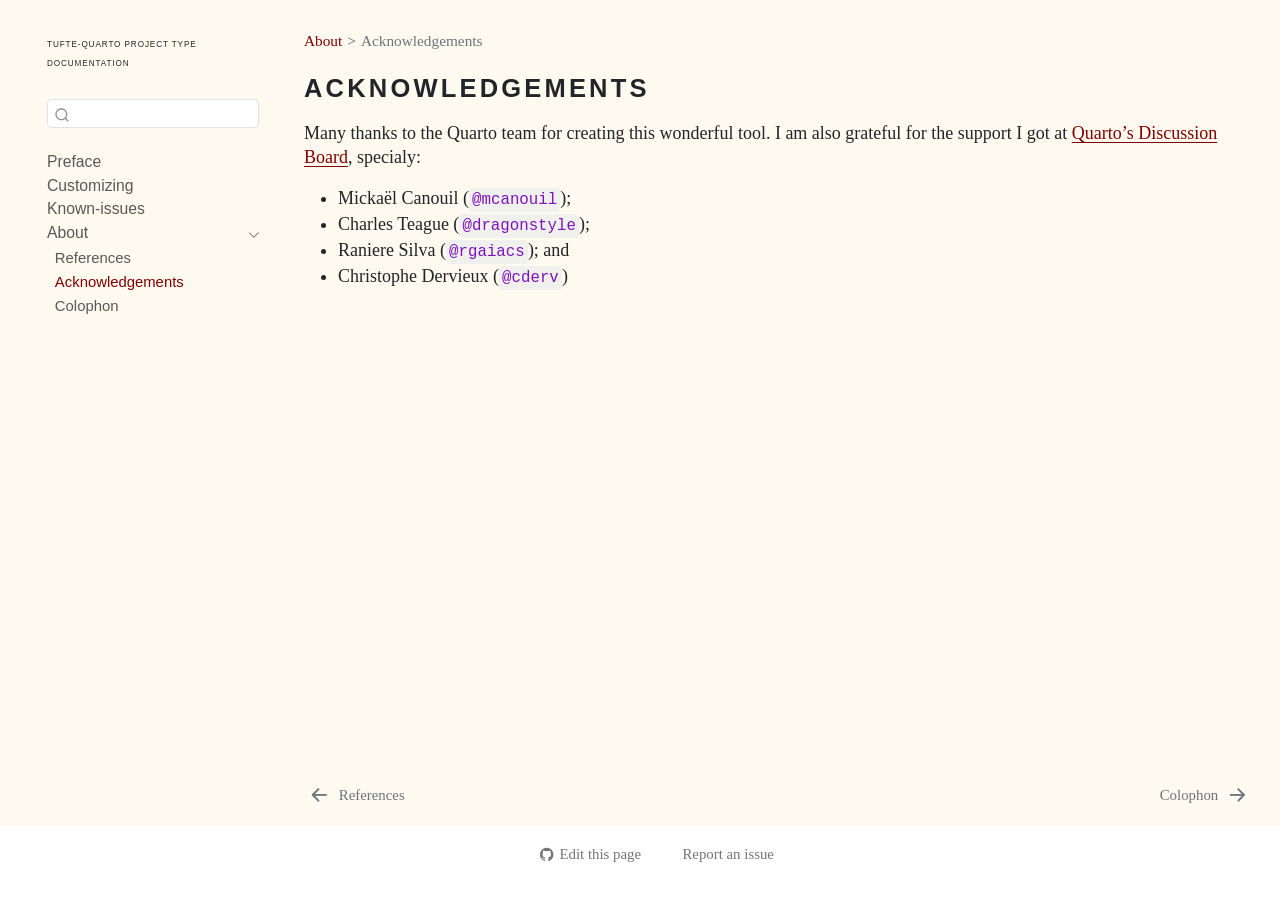
<file: docs/03-Back/ack.html>
<!DOCTYPE html>
<html xmlns="http://www.w3.org/1999/xhtml" lang="en" xml:lang="en"><head>

<meta charset="utf-8">
<meta name="generator" content="quarto-1.8.26">

<meta name="viewport" content="width=device-width, initial-scale=1.0, user-scalable=yes">


<title>Acknowledgements – Tufte-Quarto Project Type\
Documentation</title>
<style>
code{white-space: pre-wrap;}
span.smallcaps{font-variant: small-caps;}
div.columns{display: flex; gap: min(4vw, 1.5em);}
div.column{flex: auto; overflow-x: auto;}
div.hanging-indent{margin-left: 1.5em; text-indent: -1.5em;}
ul.task-list{list-style: none;}
ul.task-list li input[type="checkbox"] {
  width: 0.8em;
  margin: 0 0.8em 0.2em -1em; /* quarto-specific, see https://github.com/quarto-dev/quarto-cli/issues/4556 */ 
  vertical-align: middle;
}
</style>


<script src="../site_libs/quarto-nav/quarto-nav.js"></script>
<script src="../site_libs/quarto-nav/headroom.min.js"></script>
<script src="../site_libs/clipboard/clipboard.min.js"></script>
<script src="../site_libs/quarto-search/autocomplete.umd.js"></script>
<script src="../site_libs/quarto-search/fuse.min.js"></script>
<script src="../site_libs/quarto-search/quarto-search.js"></script>
<meta name="quarto:offset" content="../">
<link href="../03-Back/colophon.html" rel="next">
<link href="../03-Back/references.html" rel="prev">
<script src="../site_libs/quarto-html/quarto.js" type="module"></script>
<script src="../site_libs/quarto-html/tabsets/tabsets.js" type="module"></script>
<script src="../site_libs/quarto-html/axe/axe-check.js" type="module"></script>
<script src="../site_libs/quarto-html/popper.min.js"></script>
<script src="../site_libs/quarto-html/tippy.umd.min.js"></script>
<script src="../site_libs/quarto-html/anchor.min.js"></script>
<link href="../site_libs/quarto-html/tippy.css" rel="stylesheet">
<link href="../site_libs/quarto-html/quarto-syntax-highlighting-587c61ba64f3a5504c4d52d930310e48.css" rel="stylesheet" id="quarto-text-highlighting-styles">
<script src="../site_libs/bootstrap/bootstrap.min.js"></script>
<link href="../site_libs/bootstrap/bootstrap-icons.css" rel="stylesheet">
<link href="../site_libs/bootstrap/bootstrap-f59f578aac83223b69f47cfbacfca593.min.css" rel="stylesheet" append-hash="true" id="quarto-bootstrap" data-mode="light">
<script id="quarto-search-options" type="application/json">{
  "location": "sidebar",
  "copy-button": false,
  "collapse-after": 3,
  "panel-placement": "start",
  "type": "textbox",
  "limit": 50,
  "keyboard-shortcut": [
    "f",
    "/",
    "s"
  ],
  "show-item-context": false,
  "language": {
    "search-no-results-text": "No results",
    "search-matching-documents-text": "matching documents",
    "search-copy-link-title": "Copy link to search",
    "search-hide-matches-text": "Hide additional matches",
    "search-more-match-text": "more match in this document",
    "search-more-matches-text": "more matches in this document",
    "search-clear-button-title": "Clear",
    "search-text-placeholder": "",
    "search-detached-cancel-button-title": "Cancel",
    "search-submit-button-title": "Submit",
    "search-label": "Search"
  }
}</script>


<link rel="stylesheet" href="../site_libs/quarto-contrib/quarto-project/fredguth/tufte/styles.css">
<meta property="og:title" content="Acknowledgements – Tufte-Quarto Project Type
Documentation">
<meta property="og:description" content="">
<meta property="og:site_name" content="Tufte-Quarto Project Type\
Documentation
">
</head>

<body class="nav-sidebar floating quarto-light">

<div id="quarto-search-results"></div>
  <header id="quarto-header" class="headroom fixed-top">
  <nav class="quarto-secondary-nav">
    <div class="container-fluid d-flex">
      <button type="button" class="quarto-btn-toggle btn" data-bs-toggle="collapse" role="button" data-bs-target=".quarto-sidebar-collapse-item" aria-controls="quarto-sidebar" aria-expanded="false" aria-label="Toggle sidebar navigation" onclick="if (window.quartoToggleHeadroom) { window.quartoToggleHeadroom(); }">
        <i class="bi bi-layout-text-sidebar-reverse"></i>
      </button>
        <nav class="quarto-page-breadcrumbs" aria-label="breadcrumb"><ol class="breadcrumb"><li class="breadcrumb-item"><a href="../about.html">About</a></li><li class="breadcrumb-item"><a href="../03-Back/ack.html">Acknowledgements</a></li></ol></nav>
        <a class="flex-grow-1" role="navigation" data-bs-toggle="collapse" data-bs-target=".quarto-sidebar-collapse-item" aria-controls="quarto-sidebar" aria-expanded="false" aria-label="Toggle sidebar navigation" onclick="if (window.quartoToggleHeadroom) { window.quartoToggleHeadroom(); }">      
        </a>
      <button type="button" class="btn quarto-search-button" aria-label="Search" onclick="window.quartoOpenSearch();">
        <i class="bi bi-search"></i>
      </button>
    </div>
  </nav>
</header>
<!-- content -->
<div id="quarto-content" class="quarto-container page-columns page-rows-contents page-layout-full">
<!-- sidebar -->
  <nav id="quarto-sidebar" class="sidebar collapse collapse-horizontal quarto-sidebar-collapse-item sidebar-navigation floating overflow-auto">
    <div class="pt-lg-2 mt-2 text-left sidebar-header">
    <div class="sidebar-title mb-0 py-0">
      <a href="../">Tufte-Quarto Project Type<br>
Documentation</a> 
        <div class="sidebar-tools-main">
    <a href="https://github.com/fredguth/tufte-quarto/" title="Source Code" class="quarto-navigation-tool px-1" aria-label="Source Code"><i class="bi bi-github"></i></a>
</div>
    </div>
      </div>
        <div class="mt-2 flex-shrink-0 align-items-center">
        <div class="sidebar-search">
        <div id="quarto-search" class="" title="Search"></div>
        </div>
        </div>
    <div class="sidebar-menu-container"> 
    <ul class="list-unstyled mt-1">
        <li class="sidebar-item">
  <div class="sidebar-item-container"> 
  <a href="../index.html" class="sidebar-item-text sidebar-link"><span class="chapter-title">Preface</span></a>
  </div>
</li>
        <li class="sidebar-item">
  <div class="sidebar-item-container"> 
  <a href="../02-Main/customizing.html" class="sidebar-item-text sidebar-link"><span class="chapter-title">Customizing</span></a>
  </div>
</li>
        <li class="sidebar-item">
  <div class="sidebar-item-container"> 
  <a href="../02-Main/known_issues.html" class="sidebar-item-text sidebar-link"><span class="chapter-title">Known-issues</span></a>
  </div>
</li>
        <li class="sidebar-item sidebar-item-section">
      <div class="sidebar-item-container"> 
            <a href="../about.html" class="sidebar-item-text sidebar-link">
 <span class="menu-text">About</span></a>
          <a class="sidebar-item-toggle text-start" data-bs-toggle="collapse" data-bs-target="#quarto-sidebar-section-1" role="navigation" aria-expanded="true" aria-label="Toggle section">
            <i class="bi bi-chevron-right ms-2"></i>
          </a> 
      </div>
      <ul id="quarto-sidebar-section-1" class="collapse list-unstyled sidebar-section depth1 show">  
          <li class="sidebar-item">
  <div class="sidebar-item-container"> 
  <a href="../03-Back/references.html" class="sidebar-item-text sidebar-link">
 <span class="menu-text">References</span></a>
  </div>
</li>
          <li class="sidebar-item">
  <div class="sidebar-item-container"> 
  <a href="../03-Back/ack.html" class="sidebar-item-text sidebar-link active">
 <span class="menu-text">Acknowledgements</span></a>
  </div>
</li>
          <li class="sidebar-item">
  <div class="sidebar-item-container"> 
  <a href="../03-Back/colophon.html" class="sidebar-item-text sidebar-link">
 <span class="menu-text">Colophon</span></a>
  </div>
</li>
      </ul>
  </li>
    </ul>
    </div>
    
</nav>
<div id="quarto-sidebar-glass" class="quarto-sidebar-collapse-item" data-bs-toggle="collapse" data-bs-target=".quarto-sidebar-collapse-item"></div>
<!-- margin-sidebar -->
    
<!-- main -->
<main class="content column-page-right" id="quarto-document-content"><header id="title-block-header" class="quarto-title-block"><nav class="quarto-page-breadcrumbs quarto-title-breadcrumbs d-none d-lg-block" aria-label="breadcrumb"><ol class="breadcrumb"><li class="breadcrumb-item"><a href="../about.html">About</a></li><li class="breadcrumb-item"><a href="../03-Back/ack.html">Acknowledgements</a></li></ol></nav><h1 class="title display-7">Acknowledgements</h1></header>

<header id="title-block-header">


</header>


<p>Many thanks to the Quarto team for creating this wonderful tool. I am also grateful for the support I got at <a href="https://github.com/quarto-dev/quarto-cli/discussions?discussions_q=author%3Afredguth">Quarto’s Discussion Board</a>, specialy:</p>
<ul>
<li>Mickaël Canouil (<code>@mcanouil</code>);</li>
<li>Charles Teague (<code>@dragonstyle</code>);</li>
<li>Raniere Silva (<code>@rgaiacs</code>); and</li>
<li>Christophe Dervieux (<code>@cderv</code>)</li>
</ul>



</main> <!-- /main -->
<script id="quarto-html-after-body" type="application/javascript">
  window.document.addEventListener("DOMContentLoaded", function (event) {
    const icon = "";
    const anchorJS = new window.AnchorJS();
    anchorJS.options = {
      placement: 'right',
      icon: icon
    };
    anchorJS.add('.anchored');
    const isCodeAnnotation = (el) => {
      for (const clz of el.classList) {
        if (clz.startsWith('code-annotation-')) {                     
          return true;
        }
      }
      return false;
    }
    const onCopySuccess = function(e) {
      // button target
      const button = e.trigger;
      // don't keep focus
      button.blur();
      // flash "checked"
      button.classList.add('code-copy-button-checked');
      var currentTitle = button.getAttribute("title");
      button.setAttribute("title", "Copied!");
      let tooltip;
      if (window.bootstrap) {
        button.setAttribute("data-bs-toggle", "tooltip");
        button.setAttribute("data-bs-placement", "left");
        button.setAttribute("data-bs-title", "Copied!");
        tooltip = new bootstrap.Tooltip(button, 
          { trigger: "manual", 
            customClass: "code-copy-button-tooltip",
            offset: [0, -8]});
        tooltip.show();    
      }
      setTimeout(function() {
        if (tooltip) {
          tooltip.hide();
          button.removeAttribute("data-bs-title");
          button.removeAttribute("data-bs-toggle");
          button.removeAttribute("data-bs-placement");
        }
        button.setAttribute("title", currentTitle);
        button.classList.remove('code-copy-button-checked');
      }, 1000);
      // clear code selection
      e.clearSelection();
    }
    const getTextToCopy = function(trigger) {
      const outerScaffold = trigger.parentElement.cloneNode(true);
      const codeEl = outerScaffold.querySelector('code');
      for (const childEl of codeEl.children) {
        if (isCodeAnnotation(childEl)) {
          childEl.remove();
        }
      }
      return codeEl.innerText;
    }
    const clipboard = new window.ClipboardJS('.code-copy-button:not([data-in-quarto-modal])', {
      text: getTextToCopy
    });
    clipboard.on('success', onCopySuccess);
    if (window.document.getElementById('quarto-embedded-source-code-modal')) {
      const clipboardModal = new window.ClipboardJS('.code-copy-button[data-in-quarto-modal]', {
        text: getTextToCopy,
        container: window.document.getElementById('quarto-embedded-source-code-modal')
      });
      clipboardModal.on('success', onCopySuccess);
    }
      var localhostRegex = new RegExp(/^(?:http|https):\/\/localhost\:?[0-9]*\//);
      var mailtoRegex = new RegExp(/^mailto:/);
        var filterRegex = new RegExp("https:\/\/fredguth\.github\.io\/tufte-quarto\/");
      var isInternal = (href) => {
          return filterRegex.test(href) || localhostRegex.test(href) || mailtoRegex.test(href);
      }
      // Inspect non-navigation links and adorn them if external
     var links = window.document.querySelectorAll('a[href]:not(.nav-link):not(.navbar-brand):not(.toc-action):not(.sidebar-link):not(.sidebar-item-toggle):not(.pagination-link):not(.no-external):not([aria-hidden]):not(.dropdown-item):not(.quarto-navigation-tool):not(.about-link)');
      for (var i=0; i<links.length; i++) {
        const link = links[i];
        if (!isInternal(link.href)) {
          // undo the damage that might have been done by quarto-nav.js in the case of
          // links that we want to consider external
          if (link.dataset.originalHref !== undefined) {
            link.href = link.dataset.originalHref;
          }
        }
      }
    function tippyHover(el, contentFn, onTriggerFn, onUntriggerFn) {
      const config = {
        allowHTML: true,
        maxWidth: 500,
        delay: 100,
        arrow: false,
        appendTo: function(el) {
            return el.parentElement;
        },
        interactive: true,
        interactiveBorder: 10,
        theme: 'quarto',
        placement: 'bottom-start',
      };
      if (contentFn) {
        config.content = contentFn;
      }
      if (onTriggerFn) {
        config.onTrigger = onTriggerFn;
      }
      if (onUntriggerFn) {
        config.onUntrigger = onUntriggerFn;
      }
      window.tippy(el, config); 
    }
    const noterefs = window.document.querySelectorAll('a[role="doc-noteref"]');
    for (var i=0; i<noterefs.length; i++) {
      const ref = noterefs[i];
      tippyHover(ref, function() {
        // use id or data attribute instead here
        let href = ref.getAttribute('data-footnote-href') || ref.getAttribute('href');
        try { href = new URL(href).hash; } catch {}
        const id = href.replace(/^#\/?/, "");
        const note = window.document.getElementById(id);
        if (note) {
          return note.innerHTML;
        } else {
          return "";
        }
      });
    }
    const xrefs = window.document.querySelectorAll('a.quarto-xref');
    const processXRef = (id, note) => {
      // Strip column container classes
      const stripColumnClz = (el) => {
        el.classList.remove("page-full", "page-columns");
        if (el.children) {
          for (const child of el.children) {
            stripColumnClz(child);
          }
        }
      }
      stripColumnClz(note)
      if (id === null || id.startsWith('sec-')) {
        // Special case sections, only their first couple elements
        const container = document.createElement("div");
        if (note.children && note.children.length > 2) {
          container.appendChild(note.children[0].cloneNode(true));
          for (let i = 1; i < note.children.length; i++) {
            const child = note.children[i];
            if (child.tagName === "P" && child.innerText === "") {
              continue;
            } else {
              container.appendChild(child.cloneNode(true));
              break;
            }
          }
          if (window.Quarto?.typesetMath) {
            window.Quarto.typesetMath(container);
          }
          return container.innerHTML
        } else {
          if (window.Quarto?.typesetMath) {
            window.Quarto.typesetMath(note);
          }
          return note.innerHTML;
        }
      } else {
        // Remove any anchor links if they are present
        const anchorLink = note.querySelector('a.anchorjs-link');
        if (anchorLink) {
          anchorLink.remove();
        }
        if (window.Quarto?.typesetMath) {
          window.Quarto.typesetMath(note);
        }
        if (note.classList.contains("callout")) {
          return note.outerHTML;
        } else {
          return note.innerHTML;
        }
      }
    }
    for (var i=0; i<xrefs.length; i++) {
      const xref = xrefs[i];
      tippyHover(xref, undefined, function(instance) {
        instance.disable();
        let url = xref.getAttribute('href');
        let hash = undefined; 
        if (url.startsWith('#')) {
          hash = url;
        } else {
          try { hash = new URL(url).hash; } catch {}
        }
        if (hash) {
          const id = hash.replace(/^#\/?/, "");
          const note = window.document.getElementById(id);
          if (note !== null) {
            try {
              const html = processXRef(id, note.cloneNode(true));
              instance.setContent(html);
            } finally {
              instance.enable();
              instance.show();
            }
          } else {
            // See if we can fetch this
            fetch(url.split('#')[0])
            .then(res => res.text())
            .then(html => {
              const parser = new DOMParser();
              const htmlDoc = parser.parseFromString(html, "text/html");
              const note = htmlDoc.getElementById(id);
              if (note !== null) {
                const html = processXRef(id, note);
                instance.setContent(html);
              } 
            }).finally(() => {
              instance.enable();
              instance.show();
            });
          }
        } else {
          // See if we can fetch a full url (with no hash to target)
          // This is a special case and we should probably do some content thinning / targeting
          fetch(url)
          .then(res => res.text())
          .then(html => {
            const parser = new DOMParser();
            const htmlDoc = parser.parseFromString(html, "text/html");
            const note = htmlDoc.querySelector('main.content');
            if (note !== null) {
              // This should only happen for chapter cross references
              // (since there is no id in the URL)
              // remove the first header
              if (note.children.length > 0 && note.children[0].tagName === "HEADER") {
                note.children[0].remove();
              }
              const html = processXRef(null, note);
              instance.setContent(html);
            } 
          }).finally(() => {
            instance.enable();
            instance.show();
          });
        }
      }, function(instance) {
      });
    }
        let selectedAnnoteEl;
        const selectorForAnnotation = ( cell, annotation) => {
          let cellAttr = 'data-code-cell="' + cell + '"';
          let lineAttr = 'data-code-annotation="' +  annotation + '"';
          const selector = 'span[' + cellAttr + '][' + lineAttr + ']';
          return selector;
        }
        const selectCodeLines = (annoteEl) => {
          const doc = window.document;
          const targetCell = annoteEl.getAttribute("data-target-cell");
          const targetAnnotation = annoteEl.getAttribute("data-target-annotation");
          const annoteSpan = window.document.querySelector(selectorForAnnotation(targetCell, targetAnnotation));
          const lines = annoteSpan.getAttribute("data-code-lines").split(",");
          const lineIds = lines.map((line) => {
            return targetCell + "-" + line;
          })
          let top = null;
          let height = null;
          let parent = null;
          if (lineIds.length > 0) {
              //compute the position of the single el (top and bottom and make a div)
              const el = window.document.getElementById(lineIds[0]);
              top = el.offsetTop;
              height = el.offsetHeight;
              parent = el.parentElement.parentElement;
            if (lineIds.length > 1) {
              const lastEl = window.document.getElementById(lineIds[lineIds.length - 1]);
              const bottom = lastEl.offsetTop + lastEl.offsetHeight;
              height = bottom - top;
            }
            if (top !== null && height !== null && parent !== null) {
              // cook up a div (if necessary) and position it 
              let div = window.document.getElementById("code-annotation-line-highlight");
              if (div === null) {
                div = window.document.createElement("div");
                div.setAttribute("id", "code-annotation-line-highlight");
                div.style.position = 'absolute';
                parent.appendChild(div);
              }
              div.style.top = top - 2 + "px";
              div.style.height = height + 4 + "px";
              div.style.left = 0;
              let gutterDiv = window.document.getElementById("code-annotation-line-highlight-gutter");
              if (gutterDiv === null) {
                gutterDiv = window.document.createElement("div");
                gutterDiv.setAttribute("id", "code-annotation-line-highlight-gutter");
                gutterDiv.style.position = 'absolute';
                const codeCell = window.document.getElementById(targetCell);
                const gutter = codeCell.querySelector('.code-annotation-gutter');
                gutter.appendChild(gutterDiv);
              }
              gutterDiv.style.top = top - 2 + "px";
              gutterDiv.style.height = height + 4 + "px";
            }
            selectedAnnoteEl = annoteEl;
          }
        };
        const unselectCodeLines = () => {
          const elementsIds = ["code-annotation-line-highlight", "code-annotation-line-highlight-gutter"];
          elementsIds.forEach((elId) => {
            const div = window.document.getElementById(elId);
            if (div) {
              div.remove();
            }
          });
          selectedAnnoteEl = undefined;
        };
          // Handle positioning of the toggle
      window.addEventListener(
        "resize",
        throttle(() => {
          elRect = undefined;
          if (selectedAnnoteEl) {
            selectCodeLines(selectedAnnoteEl);
          }
        }, 10)
      );
      function throttle(fn, ms) {
      let throttle = false;
      let timer;
        return (...args) => {
          if(!throttle) { // first call gets through
              fn.apply(this, args);
              throttle = true;
          } else { // all the others get throttled
              if(timer) clearTimeout(timer); // cancel #2
              timer = setTimeout(() => {
                fn.apply(this, args);
                timer = throttle = false;
              }, ms);
          }
        };
      }
        // Attach click handler to the DT
        const annoteDls = window.document.querySelectorAll('dt[data-target-cell]');
        for (const annoteDlNode of annoteDls) {
          annoteDlNode.addEventListener('click', (event) => {
            const clickedEl = event.target;
            if (clickedEl !== selectedAnnoteEl) {
              unselectCodeLines();
              const activeEl = window.document.querySelector('dt[data-target-cell].code-annotation-active');
              if (activeEl) {
                activeEl.classList.remove('code-annotation-active');
              }
              selectCodeLines(clickedEl);
              clickedEl.classList.add('code-annotation-active');
            } else {
              // Unselect the line
              unselectCodeLines();
              clickedEl.classList.remove('code-annotation-active');
            }
          });
        }
    const findCites = (el) => {
      const parentEl = el.parentElement;
      if (parentEl) {
        const cites = parentEl.dataset.cites;
        if (cites) {
          return {
            el,
            cites: cites.split(' ')
          };
        } else {
          return findCites(el.parentElement)
        }
      } else {
        return undefined;
      }
    };
    var bibliorefs = window.document.querySelectorAll('a[role="doc-biblioref"]');
    for (var i=0; i<bibliorefs.length; i++) {
      const ref = bibliorefs[i];
      const citeInfo = findCites(ref);
      if (citeInfo) {
        tippyHover(citeInfo.el, function() {
          var popup = window.document.createElement('div');
          citeInfo.cites.forEach(function(cite) {
            var citeDiv = window.document.createElement('div');
            citeDiv.classList.add('hanging-indent');
            citeDiv.classList.add('csl-entry');
            var biblioDiv = window.document.getElementById('ref-' + cite);
            if (biblioDiv) {
              citeDiv.innerHTML = biblioDiv.innerHTML;
            }
            popup.appendChild(citeDiv);
          });
          return popup.innerHTML;
        });
      }
    }
  });
  </script>
<nav class="page-navigation column-page-right">
  <div class="nav-page nav-page-previous">
      <a href="../03-Back/references.html" class="pagination-link" aria-label="References">
        <i class="bi bi-arrow-left-short"></i> <span class="nav-page-text">References</span>
      </a>          
  </div>
  <div class="nav-page nav-page-next">
      <a href="../03-Back/colophon.html" class="pagination-link" aria-label="Colophon">
        <span class="nav-page-text">Colophon</span> <i class="bi bi-arrow-right-short"></i>
      </a>
  </div>
</nav>
</div> <!-- /content -->




<footer class="footer"><div class="nav-footer"><div class="nav-footer-center"><div class="toc-actions"><ul><li><a href="https://github.com/fredguth/tufte-quarto/edit/main/03-Back/ack.qmd" class="toc-action"><i class="bi bi-github"></i>Edit this page</a></li><li><a href="https://github.com/fredguth/tufte-quarto/issues/new" class="toc-action"><i class="bi empty"></i>Report an issue</a></li></ul></div></div></div></footer></body></html>
</file>
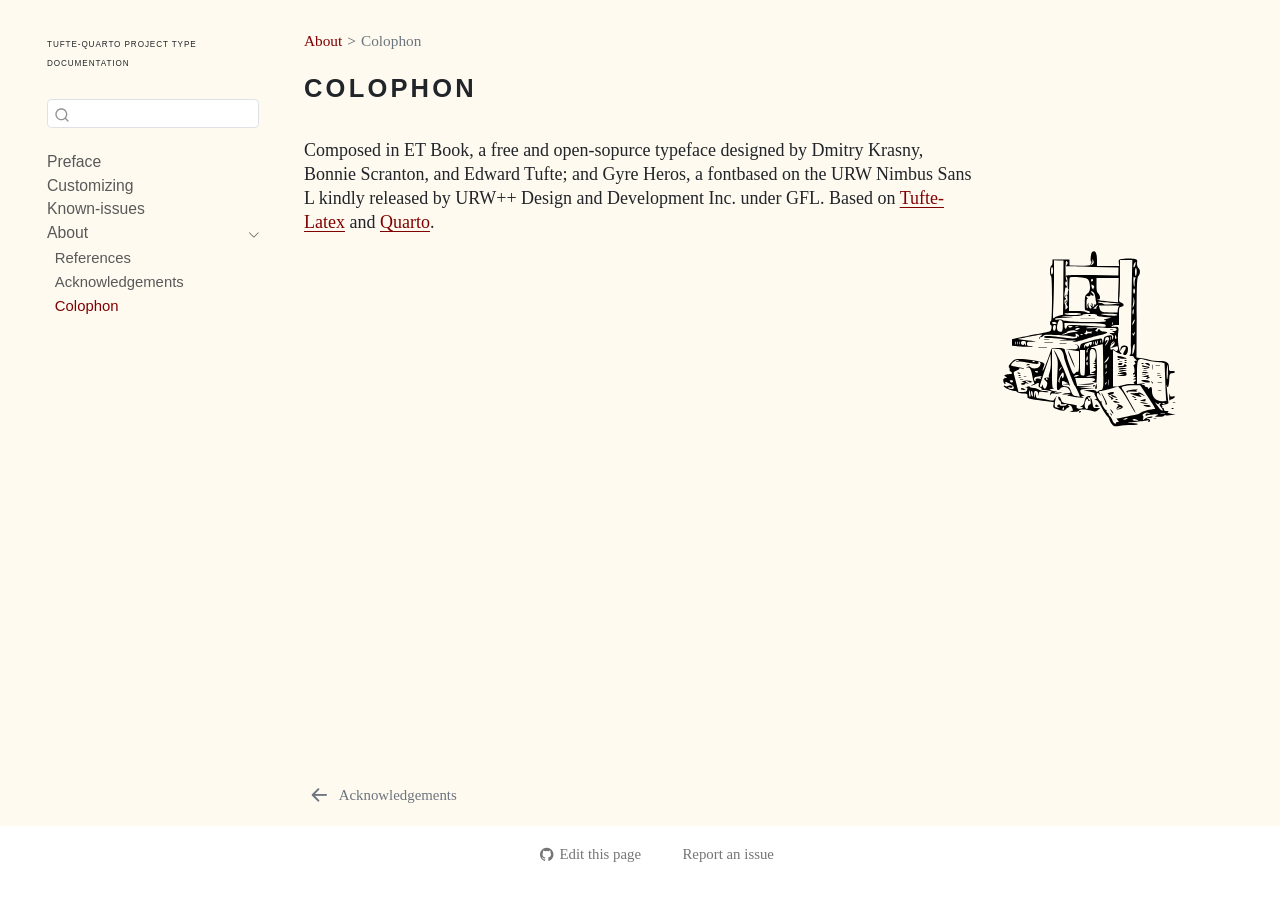
<file: docs/03-Back/colophon.html>
<!DOCTYPE html>
<html xmlns="http://www.w3.org/1999/xhtml" lang="en" xml:lang="en"><head>

<meta charset="utf-8">
<meta name="generator" content="quarto-1.8.26">

<meta name="viewport" content="width=device-width, initial-scale=1.0, user-scalable=yes">


<title>Colophon – Tufte-Quarto Project Type\
Documentation</title>
<style>
code{white-space: pre-wrap;}
span.smallcaps{font-variant: small-caps;}
div.columns{display: flex; gap: min(4vw, 1.5em);}
div.column{flex: auto; overflow-x: auto;}
div.hanging-indent{margin-left: 1.5em; text-indent: -1.5em;}
ul.task-list{list-style: none;}
ul.task-list li input[type="checkbox"] {
  width: 0.8em;
  margin: 0 0.8em 0.2em -1em; /* quarto-specific, see https://github.com/quarto-dev/quarto-cli/issues/4556 */ 
  vertical-align: middle;
}
</style>


<script src="../site_libs/quarto-nav/quarto-nav.js"></script>
<script src="../site_libs/quarto-nav/headroom.min.js"></script>
<script src="../site_libs/clipboard/clipboard.min.js"></script>
<script src="../site_libs/quarto-search/autocomplete.umd.js"></script>
<script src="../site_libs/quarto-search/fuse.min.js"></script>
<script src="../site_libs/quarto-search/quarto-search.js"></script>
<meta name="quarto:offset" content="../">
<link href="../03-Back/ack.html" rel="prev">
<script src="../site_libs/quarto-html/quarto.js" type="module"></script>
<script src="../site_libs/quarto-html/tabsets/tabsets.js" type="module"></script>
<script src="../site_libs/quarto-html/axe/axe-check.js" type="module"></script>
<script src="../site_libs/quarto-html/popper.min.js"></script>
<script src="../site_libs/quarto-html/tippy.umd.min.js"></script>
<script src="../site_libs/quarto-html/anchor.min.js"></script>
<link href="../site_libs/quarto-html/tippy.css" rel="stylesheet">
<link href="../site_libs/quarto-html/quarto-syntax-highlighting-587c61ba64f3a5504c4d52d930310e48.css" rel="stylesheet" id="quarto-text-highlighting-styles">
<script src="../site_libs/bootstrap/bootstrap.min.js"></script>
<link href="../site_libs/bootstrap/bootstrap-icons.css" rel="stylesheet">
<link href="../site_libs/bootstrap/bootstrap-f59f578aac83223b69f47cfbacfca593.min.css" rel="stylesheet" append-hash="true" id="quarto-bootstrap" data-mode="light">
<script id="quarto-search-options" type="application/json">{
  "location": "sidebar",
  "copy-button": false,
  "collapse-after": 3,
  "panel-placement": "start",
  "type": "textbox",
  "limit": 50,
  "keyboard-shortcut": [
    "f",
    "/",
    "s"
  ],
  "show-item-context": false,
  "language": {
    "search-no-results-text": "No results",
    "search-matching-documents-text": "matching documents",
    "search-copy-link-title": "Copy link to search",
    "search-hide-matches-text": "Hide additional matches",
    "search-more-match-text": "more match in this document",
    "search-more-matches-text": "more matches in this document",
    "search-clear-button-title": "Clear",
    "search-text-placeholder": "",
    "search-detached-cancel-button-title": "Cancel",
    "search-submit-button-title": "Submit",
    "search-label": "Search"
  }
}</script>


<link rel="stylesheet" href="../site_libs/quarto-contrib/quarto-project/fredguth/tufte/styles.css">
<meta property="og:title" content="Colophon – Tufte-Quarto Project Type
Documentation">
<meta property="og:description" content="">
<meta property="og:image" content="https://fredguth.github.io/tufte-quarto/Images/gutemberg_press.svg">
<meta property="og:site_name" content="Tufte-Quarto Project Type\
Documentation
">
</head>

<body class="nav-sidebar floating slimcontent quarto-light">

<div id="quarto-search-results"></div>
  <header id="quarto-header" class="headroom fixed-top">
  <nav class="quarto-secondary-nav">
    <div class="container-fluid d-flex">
      <button type="button" class="quarto-btn-toggle btn" data-bs-toggle="collapse" role="button" data-bs-target=".quarto-sidebar-collapse-item" aria-controls="quarto-sidebar" aria-expanded="false" aria-label="Toggle sidebar navigation" onclick="if (window.quartoToggleHeadroom) { window.quartoToggleHeadroom(); }">
        <i class="bi bi-layout-text-sidebar-reverse"></i>
      </button>
        <nav class="quarto-page-breadcrumbs" aria-label="breadcrumb"><ol class="breadcrumb"><li class="breadcrumb-item"><a href="../about.html">About</a></li><li class="breadcrumb-item"><a href="../03-Back/colophon.html">Colophon</a></li></ol></nav>
        <a class="flex-grow-1" role="navigation" data-bs-toggle="collapse" data-bs-target=".quarto-sidebar-collapse-item" aria-controls="quarto-sidebar" aria-expanded="false" aria-label="Toggle sidebar navigation" onclick="if (window.quartoToggleHeadroom) { window.quartoToggleHeadroom(); }">      
        </a>
      <button type="button" class="btn quarto-search-button" aria-label="Search" onclick="window.quartoOpenSearch();">
        <i class="bi bi-search"></i>
      </button>
    </div>
  </nav>
</header>
<!-- content -->
<div id="quarto-content" class="quarto-container page-columns page-rows-contents page-layout-full">
<!-- sidebar -->
  <nav id="quarto-sidebar" class="sidebar collapse collapse-horizontal quarto-sidebar-collapse-item sidebar-navigation floating overflow-auto">
    <div class="pt-lg-2 mt-2 text-left sidebar-header">
    <div class="sidebar-title mb-0 py-0">
      <a href="../">Tufte-Quarto Project Type<br>
Documentation</a> 
        <div class="sidebar-tools-main">
    <a href="https://github.com/fredguth/tufte-quarto/" title="Source Code" class="quarto-navigation-tool px-1" aria-label="Source Code"><i class="bi bi-github"></i></a>
</div>
    </div>
      </div>
        <div class="mt-2 flex-shrink-0 align-items-center">
        <div class="sidebar-search">
        <div id="quarto-search" class="" title="Search"></div>
        </div>
        </div>
    <div class="sidebar-menu-container"> 
    <ul class="list-unstyled mt-1">
        <li class="sidebar-item">
  <div class="sidebar-item-container"> 
  <a href="../index.html" class="sidebar-item-text sidebar-link"><span class="chapter-title">Preface</span></a>
  </div>
</li>
        <li class="sidebar-item">
  <div class="sidebar-item-container"> 
  <a href="../02-Main/customizing.html" class="sidebar-item-text sidebar-link"><span class="chapter-title">Customizing</span></a>
  </div>
</li>
        <li class="sidebar-item">
  <div class="sidebar-item-container"> 
  <a href="../02-Main/known_issues.html" class="sidebar-item-text sidebar-link"><span class="chapter-title">Known-issues</span></a>
  </div>
</li>
        <li class="sidebar-item sidebar-item-section">
      <div class="sidebar-item-container"> 
            <a href="../about.html" class="sidebar-item-text sidebar-link">
 <span class="menu-text">About</span></a>
          <a class="sidebar-item-toggle text-start" data-bs-toggle="collapse" data-bs-target="#quarto-sidebar-section-1" role="navigation" aria-expanded="true" aria-label="Toggle section">
            <i class="bi bi-chevron-right ms-2"></i>
          </a> 
      </div>
      <ul id="quarto-sidebar-section-1" class="collapse list-unstyled sidebar-section depth1 show">  
          <li class="sidebar-item">
  <div class="sidebar-item-container"> 
  <a href="../03-Back/references.html" class="sidebar-item-text sidebar-link">
 <span class="menu-text">References</span></a>
  </div>
</li>
          <li class="sidebar-item">
  <div class="sidebar-item-container"> 
  <a href="../03-Back/ack.html" class="sidebar-item-text sidebar-link">
 <span class="menu-text">Acknowledgements</span></a>
  </div>
</li>
          <li class="sidebar-item">
  <div class="sidebar-item-container"> 
  <a href="../03-Back/colophon.html" class="sidebar-item-text sidebar-link active">
 <span class="menu-text">Colophon</span></a>
  </div>
</li>
      </ul>
  </li>
    </ul>
    </div>
    
</nav>
<div id="quarto-sidebar-glass" class="quarto-sidebar-collapse-item" data-bs-toggle="collapse" data-bs-target=".quarto-sidebar-collapse-item"></div>
<!-- margin-sidebar -->
    <div id="quarto-margin-sidebar" class="sidebar margin-sidebar zindex-bottom">
    </div>
<!-- main -->
<main class="content page-columns page-full column-body" id="quarto-document-content"><header id="title-block-header" class="quarto-title-block"><nav class="quarto-page-breadcrumbs quarto-title-breadcrumbs d-none d-lg-block" aria-label="breadcrumb"><ol class="breadcrumb"><li class="breadcrumb-item"><a href="../about.html">About</a></li><li class="breadcrumb-item"><a href="../03-Back/colophon.html">Colophon</a></li></ol></nav><h1 class="title display-7">Colophon</h1></header>

<header id="title-block-header">


</header>


<p>Composed in ET Book, a free and open-sopurce typeface designed by Dmitry Krasny, Bonnie Scranton, and Edward Tufte; and Gyre Heros, a fontbased on the URW Nimbus Sans L kindly released by URW++ Design and Development Inc.&nbsp;under GFL. Based on <a href="https://tufte-latex.github.io/tufte-latex/">Tufte-Latex</a> and <a href="https://quarto.org">Quarto</a>.</p>
<div class="page-columns page-full"><p></p><div class="no-row-height column-margin column-container"><img src="../Images/gutemberg_press.svg" class="img-fluid"></div></div>



</main> <!-- /main -->
<script id="quarto-html-after-body" type="application/javascript">
  window.document.addEventListener("DOMContentLoaded", function (event) {
    const icon = "";
    const anchorJS = new window.AnchorJS();
    anchorJS.options = {
      placement: 'right',
      icon: icon
    };
    anchorJS.add('.anchored');
    const isCodeAnnotation = (el) => {
      for (const clz of el.classList) {
        if (clz.startsWith('code-annotation-')) {                     
          return true;
        }
      }
      return false;
    }
    const onCopySuccess = function(e) {
      // button target
      const button = e.trigger;
      // don't keep focus
      button.blur();
      // flash "checked"
      button.classList.add('code-copy-button-checked');
      var currentTitle = button.getAttribute("title");
      button.setAttribute("title", "Copied!");
      let tooltip;
      if (window.bootstrap) {
        button.setAttribute("data-bs-toggle", "tooltip");
        button.setAttribute("data-bs-placement", "left");
        button.setAttribute("data-bs-title", "Copied!");
        tooltip = new bootstrap.Tooltip(button, 
          { trigger: "manual", 
            customClass: "code-copy-button-tooltip",
            offset: [0, -8]});
        tooltip.show();    
      }
      setTimeout(function() {
        if (tooltip) {
          tooltip.hide();
          button.removeAttribute("data-bs-title");
          button.removeAttribute("data-bs-toggle");
          button.removeAttribute("data-bs-placement");
        }
        button.setAttribute("title", currentTitle);
        button.classList.remove('code-copy-button-checked');
      }, 1000);
      // clear code selection
      e.clearSelection();
    }
    const getTextToCopy = function(trigger) {
      const outerScaffold = trigger.parentElement.cloneNode(true);
      const codeEl = outerScaffold.querySelector('code');
      for (const childEl of codeEl.children) {
        if (isCodeAnnotation(childEl)) {
          childEl.remove();
        }
      }
      return codeEl.innerText;
    }
    const clipboard = new window.ClipboardJS('.code-copy-button:not([data-in-quarto-modal])', {
      text: getTextToCopy
    });
    clipboard.on('success', onCopySuccess);
    if (window.document.getElementById('quarto-embedded-source-code-modal')) {
      const clipboardModal = new window.ClipboardJS('.code-copy-button[data-in-quarto-modal]', {
        text: getTextToCopy,
        container: window.document.getElementById('quarto-embedded-source-code-modal')
      });
      clipboardModal.on('success', onCopySuccess);
    }
      var localhostRegex = new RegExp(/^(?:http|https):\/\/localhost\:?[0-9]*\//);
      var mailtoRegex = new RegExp(/^mailto:/);
        var filterRegex = new RegExp("https:\/\/fredguth\.github\.io\/tufte-quarto\/");
      var isInternal = (href) => {
          return filterRegex.test(href) || localhostRegex.test(href) || mailtoRegex.test(href);
      }
      // Inspect non-navigation links and adorn them if external
     var links = window.document.querySelectorAll('a[href]:not(.nav-link):not(.navbar-brand):not(.toc-action):not(.sidebar-link):not(.sidebar-item-toggle):not(.pagination-link):not(.no-external):not([aria-hidden]):not(.dropdown-item):not(.quarto-navigation-tool):not(.about-link)');
      for (var i=0; i<links.length; i++) {
        const link = links[i];
        if (!isInternal(link.href)) {
          // undo the damage that might have been done by quarto-nav.js in the case of
          // links that we want to consider external
          if (link.dataset.originalHref !== undefined) {
            link.href = link.dataset.originalHref;
          }
        }
      }
    function tippyHover(el, contentFn, onTriggerFn, onUntriggerFn) {
      const config = {
        allowHTML: true,
        maxWidth: 500,
        delay: 100,
        arrow: false,
        appendTo: function(el) {
            return el.parentElement;
        },
        interactive: true,
        interactiveBorder: 10,
        theme: 'quarto',
        placement: 'bottom-start',
      };
      if (contentFn) {
        config.content = contentFn;
      }
      if (onTriggerFn) {
        config.onTrigger = onTriggerFn;
      }
      if (onUntriggerFn) {
        config.onUntrigger = onUntriggerFn;
      }
      window.tippy(el, config); 
    }
    const noterefs = window.document.querySelectorAll('a[role="doc-noteref"]');
    for (var i=0; i<noterefs.length; i++) {
      const ref = noterefs[i];
      tippyHover(ref, function() {
        // use id or data attribute instead here
        let href = ref.getAttribute('data-footnote-href') || ref.getAttribute('href');
        try { href = new URL(href).hash; } catch {}
        const id = href.replace(/^#\/?/, "");
        const note = window.document.getElementById(id);
        if (note) {
          return note.innerHTML;
        } else {
          return "";
        }
      });
    }
    const xrefs = window.document.querySelectorAll('a.quarto-xref');
    const processXRef = (id, note) => {
      // Strip column container classes
      const stripColumnClz = (el) => {
        el.classList.remove("page-full", "page-columns");
        if (el.children) {
          for (const child of el.children) {
            stripColumnClz(child);
          }
        }
      }
      stripColumnClz(note)
      if (id === null || id.startsWith('sec-')) {
        // Special case sections, only their first couple elements
        const container = document.createElement("div");
        if (note.children && note.children.length > 2) {
          container.appendChild(note.children[0].cloneNode(true));
          for (let i = 1; i < note.children.length; i++) {
            const child = note.children[i];
            if (child.tagName === "P" && child.innerText === "") {
              continue;
            } else {
              container.appendChild(child.cloneNode(true));
              break;
            }
          }
          if (window.Quarto?.typesetMath) {
            window.Quarto.typesetMath(container);
          }
          return container.innerHTML
        } else {
          if (window.Quarto?.typesetMath) {
            window.Quarto.typesetMath(note);
          }
          return note.innerHTML;
        }
      } else {
        // Remove any anchor links if they are present
        const anchorLink = note.querySelector('a.anchorjs-link');
        if (anchorLink) {
          anchorLink.remove();
        }
        if (window.Quarto?.typesetMath) {
          window.Quarto.typesetMath(note);
        }
        if (note.classList.contains("callout")) {
          return note.outerHTML;
        } else {
          return note.innerHTML;
        }
      }
    }
    for (var i=0; i<xrefs.length; i++) {
      const xref = xrefs[i];
      tippyHover(xref, undefined, function(instance) {
        instance.disable();
        let url = xref.getAttribute('href');
        let hash = undefined; 
        if (url.startsWith('#')) {
          hash = url;
        } else {
          try { hash = new URL(url).hash; } catch {}
        }
        if (hash) {
          const id = hash.replace(/^#\/?/, "");
          const note = window.document.getElementById(id);
          if (note !== null) {
            try {
              const html = processXRef(id, note.cloneNode(true));
              instance.setContent(html);
            } finally {
              instance.enable();
              instance.show();
            }
          } else {
            // See if we can fetch this
            fetch(url.split('#')[0])
            .then(res => res.text())
            .then(html => {
              const parser = new DOMParser();
              const htmlDoc = parser.parseFromString(html, "text/html");
              const note = htmlDoc.getElementById(id);
              if (note !== null) {
                const html = processXRef(id, note);
                instance.setContent(html);
              } 
            }).finally(() => {
              instance.enable();
              instance.show();
            });
          }
        } else {
          // See if we can fetch a full url (with no hash to target)
          // This is a special case and we should probably do some content thinning / targeting
          fetch(url)
          .then(res => res.text())
          .then(html => {
            const parser = new DOMParser();
            const htmlDoc = parser.parseFromString(html, "text/html");
            const note = htmlDoc.querySelector('main.content');
            if (note !== null) {
              // This should only happen for chapter cross references
              // (since there is no id in the URL)
              // remove the first header
              if (note.children.length > 0 && note.children[0].tagName === "HEADER") {
                note.children[0].remove();
              }
              const html = processXRef(null, note);
              instance.setContent(html);
            } 
          }).finally(() => {
            instance.enable();
            instance.show();
          });
        }
      }, function(instance) {
      });
    }
        let selectedAnnoteEl;
        const selectorForAnnotation = ( cell, annotation) => {
          let cellAttr = 'data-code-cell="' + cell + '"';
          let lineAttr = 'data-code-annotation="' +  annotation + '"';
          const selector = 'span[' + cellAttr + '][' + lineAttr + ']';
          return selector;
        }
        const selectCodeLines = (annoteEl) => {
          const doc = window.document;
          const targetCell = annoteEl.getAttribute("data-target-cell");
          const targetAnnotation = annoteEl.getAttribute("data-target-annotation");
          const annoteSpan = window.document.querySelector(selectorForAnnotation(targetCell, targetAnnotation));
          const lines = annoteSpan.getAttribute("data-code-lines").split(",");
          const lineIds = lines.map((line) => {
            return targetCell + "-" + line;
          })
          let top = null;
          let height = null;
          let parent = null;
          if (lineIds.length > 0) {
              //compute the position of the single el (top and bottom and make a div)
              const el = window.document.getElementById(lineIds[0]);
              top = el.offsetTop;
              height = el.offsetHeight;
              parent = el.parentElement.parentElement;
            if (lineIds.length > 1) {
              const lastEl = window.document.getElementById(lineIds[lineIds.length - 1]);
              const bottom = lastEl.offsetTop + lastEl.offsetHeight;
              height = bottom - top;
            }
            if (top !== null && height !== null && parent !== null) {
              // cook up a div (if necessary) and position it 
              let div = window.document.getElementById("code-annotation-line-highlight");
              if (div === null) {
                div = window.document.createElement("div");
                div.setAttribute("id", "code-annotation-line-highlight");
                div.style.position = 'absolute';
                parent.appendChild(div);
              }
              div.style.top = top - 2 + "px";
              div.style.height = height + 4 + "px";
              div.style.left = 0;
              let gutterDiv = window.document.getElementById("code-annotation-line-highlight-gutter");
              if (gutterDiv === null) {
                gutterDiv = window.document.createElement("div");
                gutterDiv.setAttribute("id", "code-annotation-line-highlight-gutter");
                gutterDiv.style.position = 'absolute';
                const codeCell = window.document.getElementById(targetCell);
                const gutter = codeCell.querySelector('.code-annotation-gutter');
                gutter.appendChild(gutterDiv);
              }
              gutterDiv.style.top = top - 2 + "px";
              gutterDiv.style.height = height + 4 + "px";
            }
            selectedAnnoteEl = annoteEl;
          }
        };
        const unselectCodeLines = () => {
          const elementsIds = ["code-annotation-line-highlight", "code-annotation-line-highlight-gutter"];
          elementsIds.forEach((elId) => {
            const div = window.document.getElementById(elId);
            if (div) {
              div.remove();
            }
          });
          selectedAnnoteEl = undefined;
        };
          // Handle positioning of the toggle
      window.addEventListener(
        "resize",
        throttle(() => {
          elRect = undefined;
          if (selectedAnnoteEl) {
            selectCodeLines(selectedAnnoteEl);
          }
        }, 10)
      );
      function throttle(fn, ms) {
      let throttle = false;
      let timer;
        return (...args) => {
          if(!throttle) { // first call gets through
              fn.apply(this, args);
              throttle = true;
          } else { // all the others get throttled
              if(timer) clearTimeout(timer); // cancel #2
              timer = setTimeout(() => {
                fn.apply(this, args);
                timer = throttle = false;
              }, ms);
          }
        };
      }
        // Attach click handler to the DT
        const annoteDls = window.document.querySelectorAll('dt[data-target-cell]');
        for (const annoteDlNode of annoteDls) {
          annoteDlNode.addEventListener('click', (event) => {
            const clickedEl = event.target;
            if (clickedEl !== selectedAnnoteEl) {
              unselectCodeLines();
              const activeEl = window.document.querySelector('dt[data-target-cell].code-annotation-active');
              if (activeEl) {
                activeEl.classList.remove('code-annotation-active');
              }
              selectCodeLines(clickedEl);
              clickedEl.classList.add('code-annotation-active');
            } else {
              // Unselect the line
              unselectCodeLines();
              clickedEl.classList.remove('code-annotation-active');
            }
          });
        }
    const findCites = (el) => {
      const parentEl = el.parentElement;
      if (parentEl) {
        const cites = parentEl.dataset.cites;
        if (cites) {
          return {
            el,
            cites: cites.split(' ')
          };
        } else {
          return findCites(el.parentElement)
        }
      } else {
        return undefined;
      }
    };
    var bibliorefs = window.document.querySelectorAll('a[role="doc-biblioref"]');
    for (var i=0; i<bibliorefs.length; i++) {
      const ref = bibliorefs[i];
      const citeInfo = findCites(ref);
      if (citeInfo) {
        tippyHover(citeInfo.el, function() {
          var popup = window.document.createElement('div');
          citeInfo.cites.forEach(function(cite) {
            var citeDiv = window.document.createElement('div');
            citeDiv.classList.add('hanging-indent');
            citeDiv.classList.add('csl-entry');
            var biblioDiv = window.document.getElementById('ref-' + cite);
            if (biblioDiv) {
              citeDiv.innerHTML = biblioDiv.innerHTML;
            }
            popup.appendChild(citeDiv);
          });
          return popup.innerHTML;
        });
      }
    }
  });
  </script>
<nav class="page-navigation column-body">
  <div class="nav-page nav-page-previous">
      <a href="../03-Back/ack.html" class="pagination-link" aria-label="Acknowledgements">
        <i class="bi bi-arrow-left-short"></i> <span class="nav-page-text">Acknowledgements</span>
      </a>          
  </div>
  <div class="nav-page nav-page-next">
  </div>
</nav>
</div> <!-- /content -->




<footer class="footer"><div class="nav-footer"><div class="nav-footer-center"><div class="toc-actions"><ul><li><a href="https://github.com/fredguth/tufte-quarto/edit/main/03-Back/colophon.qmd" class="toc-action"><i class="bi bi-github"></i>Edit this page</a></li><li><a href="https://github.com/fredguth/tufte-quarto/issues/new" class="toc-action"><i class="bi empty"></i>Report an issue</a></li></ul></div></div></div></footer></body></html>
</file>
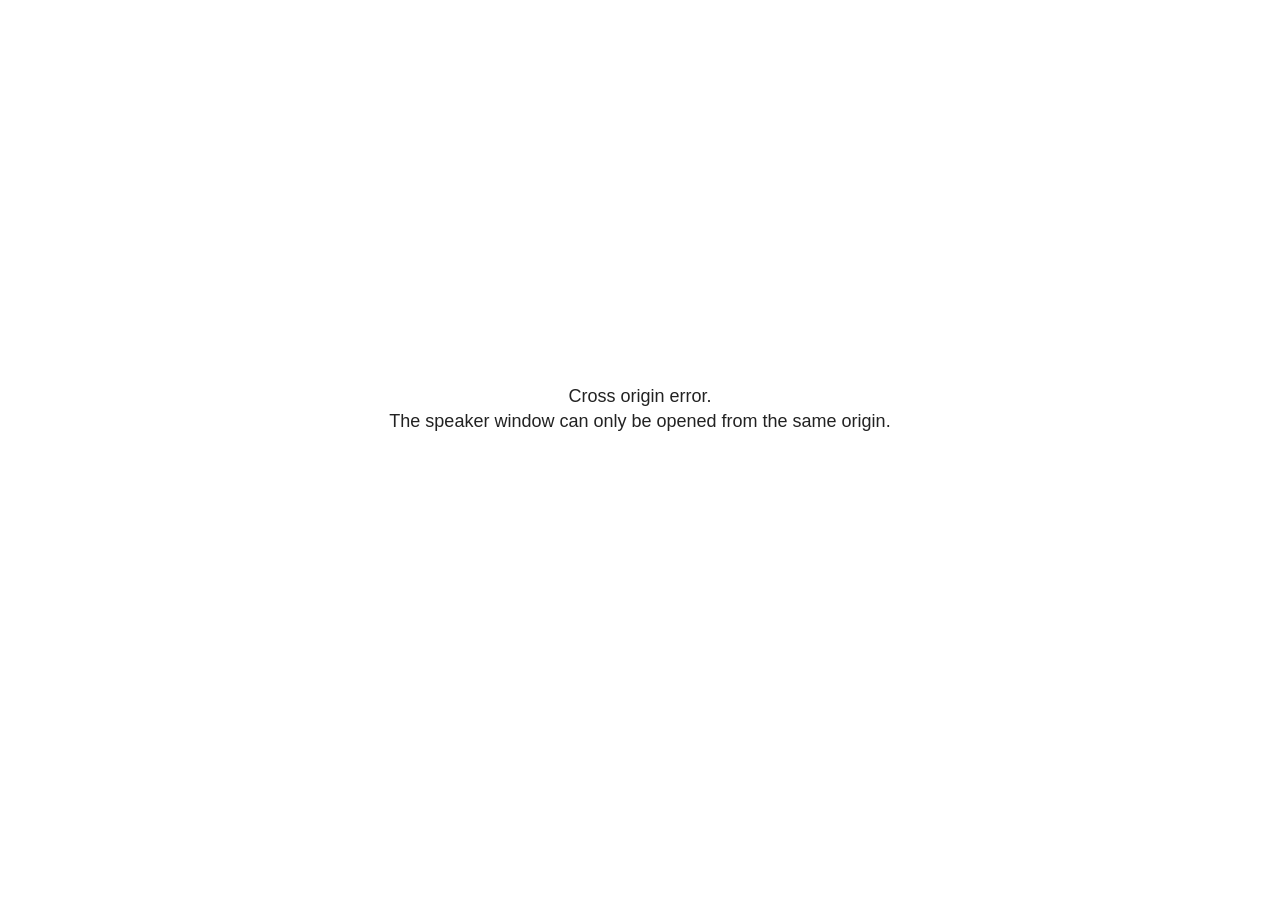
<file: probability_review_files/libs/revealjs/plugin/notes/speaker-view.html>
<!--
	NOTE: You need to build the notes plugin after making changes to this file.
-->
<html lang="en">
	<head>
		<meta charset="utf-8">

		<title>reveal.js - Speaker View</title>

		<style>
			body {
				font-family: Helvetica;
				font-size: 18px;
			}

			#current-slide,
			#upcoming-slide,
			#speaker-controls {
				padding: 6px;
				box-sizing: border-box;
				-moz-box-sizing: border-box;
			}

			#current-slide iframe,
			#upcoming-slide iframe {
				width: 100%;
				height: 100%;
				border: 1px solid #ddd;
			}

			#current-slide .label,
			#upcoming-slide .label {
				position: absolute;
				top: 10px;
				left: 10px;
				z-index: 2;
			}

			#connection-status {
				position: absolute;
				top: 0;
				left: 0;
				width: 100%;
				height: 100%;
				z-index: 20;
				padding: 30% 20% 20% 20%;
				font-size: 18px;
				color: #222;
				background: #fff;
				text-align: center;
				box-sizing: border-box;
				line-height: 1.4;
			}

			.overlay-element {
				height: 34px;
				line-height: 34px;
				padding: 0 10px;
				text-shadow: none;
				background: rgba( 220, 220, 220, 0.8 );
				color: #222;
				font-size: 14px;
			}

			.overlay-element.interactive:hover {
				background: rgba( 220, 220, 220, 1 );
			}

			#current-slide {
				position: absolute;
				width: 60%;
				height: 100%;
				top: 0;
				left: 0;
				padding-right: 0;
			}

			#upcoming-slide {
				position: absolute;
				width: 40%;
				height: 40%;
				right: 0;
				top: 0;
			}

			/* Speaker controls */
			#speaker-controls {
				position: absolute;
				top: 40%;
				right: 0;
				width: 40%;
				height: 60%;
				overflow: auto;
				font-size: 18px;
			}

				.speaker-controls-time.hidden,
				.speaker-controls-notes.hidden {
					display: none;
				}

				.speaker-controls-time .label,
				.speaker-controls-pace .label,
				.speaker-controls-notes .label {
					text-transform: uppercase;
					font-weight: normal;
					font-size: 0.66em;
					color: #666;
					margin: 0;
				}

				.speaker-controls-time, .speaker-controls-pace {
					border-bottom: 1px solid rgba( 200, 200, 200, 0.5 );
					margin-bottom: 10px;
					padding: 10px 16px;
					padding-bottom: 20px;
					cursor: pointer;
				}

				.speaker-controls-time .reset-button {
					opacity: 0;
					float: right;
					color: #666;
					text-decoration: none;
				}
				.speaker-controls-time:hover .reset-button {
					opacity: 1;
				}

				.speaker-controls-time .timer,
				.speaker-controls-time .clock {
					width: 50%;
				}

				.speaker-controls-time .timer,
				.speaker-controls-time .clock,
				.speaker-controls-time .pacing .hours-value,
				.speaker-controls-time .pacing .minutes-value,
				.speaker-controls-time .pacing .seconds-value {
					font-size: 1.9em;
				}

				.speaker-controls-time .timer {
					float: left;
				}

				.speaker-controls-time .clock {
					float: right;
					text-align: right;
				}

				.speaker-controls-time span.mute {
					opacity: 0.3;
				}

				.speaker-controls-time .pacing-title {
					margin-top: 5px;
				}

				.speaker-controls-time .pacing.ahead {
					color: blue;
				}

				.speaker-controls-time .pacing.on-track {
					color: green;
				}

				.speaker-controls-time .pacing.behind {
					color: red;
				}

				.speaker-controls-notes {
					padding: 10px 16px;
				}

				.speaker-controls-notes .value {
					margin-top: 5px;
					line-height: 1.4;
					font-size: 1.2em;
				}

			/* Layout selector */
			#speaker-layout {
				position: absolute;
				top: 10px;
				right: 10px;
				color: #222;
				z-index: 10;
			}
				#speaker-layout select {
					position: absolute;
					width: 100%;
					height: 100%;
					top: 0;
					left: 0;
					border: 0;
					box-shadow: 0;
					cursor: pointer;
					opacity: 0;

					font-size: 1em;
					background-color: transparent;

					-moz-appearance: none;
					-webkit-appearance: none;
					-webkit-tap-highlight-color: rgba(0, 0, 0, 0);
				}

				#speaker-layout select:focus {
					outline: none;
					box-shadow: none;
				}

			.clear {
				clear: both;
			}

			/* Speaker layout: Wide */
			body[data-speaker-layout="wide"] #current-slide,
			body[data-speaker-layout="wide"] #upcoming-slide {
				width: 50%;
				height: 45%;
				padding: 6px;
			}

			body[data-speaker-layout="wide"] #current-slide {
				top: 0;
				left: 0;
			}

			body[data-speaker-layout="wide"] #upcoming-slide {
				top: 0;
				left: 50%;
			}

			body[data-speaker-layout="wide"] #speaker-controls {
				top: 45%;
				left: 0;
				width: 100%;
				height: 50%;
				font-size: 1.25em;
			}

			/* Speaker layout: Tall */
			body[data-speaker-layout="tall"] #current-slide,
			body[data-speaker-layout="tall"] #upcoming-slide {
				width: 45%;
				height: 50%;
				padding: 6px;
			}

			body[data-speaker-layout="tall"] #current-slide {
				top: 0;
				left: 0;
			}

			body[data-speaker-layout="tall"] #upcoming-slide {
				top: 50%;
				left: 0;
			}

			body[data-speaker-layout="tall"] #speaker-controls {
				padding-top: 40px;
				top: 0;
				left: 45%;
				width: 55%;
				height: 100%;
				font-size: 1.25em;
			}

			/* Speaker layout: Notes only */
			body[data-speaker-layout="notes-only"] #current-slide,
			body[data-speaker-layout="notes-only"] #upcoming-slide {
				display: none;
			}

			body[data-speaker-layout="notes-only"] #speaker-controls {
				padding-top: 40px;
				top: 0;
				left: 0;
				width: 100%;
				height: 100%;
				font-size: 1.25em;
			}

			@media screen and (max-width: 1080px) {
				body[data-speaker-layout="default"] #speaker-controls {
					font-size: 16px;
				}
			}

			@media screen and (max-width: 900px) {
				body[data-speaker-layout="default"] #speaker-controls {
					font-size: 14px;
				}
			}

			@media screen and (max-width: 800px) {
				body[data-speaker-layout="default"] #speaker-controls {
					font-size: 12px;
				}
			}

		</style>
	</head>

	<body>

		<div id="connection-status">Loading speaker view...</div>

		<div id="current-slide"></div>
		<div id="upcoming-slide"><span class="overlay-element label">Upcoming</span></div>
		<div id="speaker-controls">
			<div class="speaker-controls-time">
				<h4 class="label">Time <span class="reset-button">Click to Reset</span></h4>
				<div class="clock">
					<span class="clock-value">0:00 AM</span>
				</div>
				<div class="timer">
					<span class="hours-value">00</span><span class="minutes-value">:00</span><span class="seconds-value">:00</span>
				</div>
				<div class="clear"></div>

				<h4 class="label pacing-title" style="display: none">Pacing – Time to finish current slide</h4>
				<div class="pacing" style="display: none">
					<span class="hours-value">00</span><span class="minutes-value">:00</span><span class="seconds-value">:00</span>
				</div>
			</div>

			<div class="speaker-controls-notes hidden">
				<h4 class="label">Notes</h4>
				<div class="value"></div>
			</div>
		</div>
		<div id="speaker-layout" class="overlay-element interactive">
			<span class="speaker-layout-label"></span>
			<select class="speaker-layout-dropdown"></select>
		</div>

		<script>

			(function() {

				var notes,
					notesValue,
					currentState,
					currentSlide,
					upcomingSlide,
					layoutLabel,
					layoutDropdown,
					pendingCalls = {},
					lastRevealApiCallId = 0,
					connected = false

				var connectionStatus = document.querySelector( '#connection-status' );

				var SPEAKER_LAYOUTS = {
					'default': 'Default',
					'wide': 'Wide',
					'tall': 'Tall',
					'notes-only': 'Notes only'
				};

				setupLayout();

				let openerOrigin;

				try {
					openerOrigin = window.opener.location.origin;
				}
				catch ( error ) { console.warn( error ) }

				// In order to prevent XSS, the speaker view will only run if its
				// opener has the same origin as itself
				if( window.location.origin !== openerOrigin ) {
					connectionStatus.innerHTML = 'Cross origin error.<br>The speaker window can only be opened from the same origin.';
					return;
				}

				var connectionTimeout = setTimeout( function() {
					connectionStatus.innerHTML = 'Error connecting to main window.<br>Please try closing and reopening the speaker view.';
				}, 5000 );

				window.addEventListener( 'message', function( event ) {

					// Validate the origin of all messages to avoid parsing messages
					// that aren't meant for us. Ignore when running off file:// so
					// that the speaker view continues to work without a web server.
					if( window.location.origin !== event.origin && window.location.origin !== 'file://' ) {
						return
					}

					clearTimeout( connectionTimeout );
					connectionStatus.style.display = 'none';

					var data = JSON.parse( event.data );

					// The overview mode is only useful to the reveal.js instance
					// where navigation occurs so we don't sync it
					if( data.state ) delete data.state.overview;

					// Messages sent by the notes plugin inside of the main window
					if( data && data.namespace === 'reveal-notes' ) {
						if( data.type === 'connect' ) {
							handleConnectMessage( data );
						}
						else if( data.type === 'state' ) {
							handleStateMessage( data );
						}
						else if( data.type === 'return' ) {
							pendingCalls[data.callId](data.result);
							delete pendingCalls[data.callId];
						}
					}
					// Messages sent by the reveal.js inside of the current slide preview
					else if( data && data.namespace === 'reveal' ) {
						if( /ready/.test( data.eventName ) ) {
							// Send a message back to notify that the handshake is complete
							window.opener.postMessage( JSON.stringify({ namespace: 'reveal-notes', type: 'connected'} ), '*' );
						}
						else if( /slidechanged|fragmentshown|fragmenthidden|paused|resumed/.test( data.eventName ) && currentState !== JSON.stringify( data.state ) ) {

							dispatchStateToMainWindow( data.state );

						}
					}

				} );

				/**
				 * Updates the presentation in the main window to match the state
				 * of the presentation in the notes window.
				 */
				const dispatchStateToMainWindow = debounce(( state ) => {
					window.opener.postMessage( JSON.stringify({ method: 'setState', args: [ state ]} ), '*' );
				}, 500);

				/**
				 * Asynchronously calls the Reveal.js API of the main frame.
				 */
				function callRevealApi( methodName, methodArguments, callback ) {

					var callId = ++lastRevealApiCallId;
					pendingCalls[callId] = callback;
					window.opener.postMessage( JSON.stringify( {
						namespace: 'reveal-notes',
						type: 'call',
						callId: callId,
						methodName: methodName,
						arguments: methodArguments
					} ), '*' );

				}

				/**
				 * Called when the main window is trying to establish a
				 * connection.
				 */
				function handleConnectMessage( data ) {

					if( connected === false ) {
						connected = true;

						setupIframes( data );
						setupKeyboard();
						setupNotes();
						setupTimer();
						setupHeartbeat();
					}

				}

				/**
				 * Called when the main window sends an updated state.
				 */
				function handleStateMessage( data ) {

					// Store the most recently set state to avoid circular loops
					// applying the same state
					currentState = JSON.stringify( data.state );

					// No need for updating the notes in case of fragment changes
					if ( data.notes ) {
						notes.classList.remove( 'hidden' );
						notesValue.style.whiteSpace = data.whitespace;
						if( data.markdown ) {
							notesValue.innerHTML = marked( data.notes );
						}
						else {
							notesValue.innerHTML = data.notes;
						}
					}
					else {
						notes.classList.add( 'hidden' );
					}

					// Update the note slides
					currentSlide.contentWindow.postMessage( JSON.stringify({ method: 'setState', args: [ data.state ] }), '*' );
					upcomingSlide.contentWindow.postMessage( JSON.stringify({ method: 'setState', args: [ data.state ] }), '*' );
					upcomingSlide.contentWindow.postMessage( JSON.stringify({ method: 'next' }), '*' );

				}

				// Limit to max one state update per X ms
				handleStateMessage = debounce( handleStateMessage, 200 );

				/**
				 * Forward keyboard events to the current slide window.
				 * This enables keyboard events to work even if focus
				 * isn't set on the current slide iframe.
				 *
				 * Block F5 default handling, it reloads and disconnects
				 * the speaker notes window.
				 */
				function setupKeyboard() {

					document.addEventListener( 'keydown', function( event ) {
						if( event.keyCode === 116 || ( event.metaKey && event.keyCode === 82 ) ) {
							event.preventDefault();
							return false;
						}
						currentSlide.contentWindow.postMessage( JSON.stringify({ method: 'triggerKey', args: [ event.keyCode ] }), '*' );
					} );

				}

				/**
				 * Creates the preview iframes.
				 */
				function setupIframes( data ) {

					var params = [
						'receiver',
						'progress=false',
						'history=false',
						'transition=none',
						'autoSlide=0',
						'backgroundTransition=none'
					].join( '&' );

					var urlSeparator = /\?/.test(data.url) ? '&' : '?';
					var hash = '#/' + data.state.indexh + '/' + data.state.indexv;
					var currentURL = data.url + urlSeparator + params + '&scrollActivationWidth=false&postMessageEvents=true' + hash;
					var upcomingURL = data.url + urlSeparator + params + '&scrollActivationWidth=false&controls=false' + hash;

					currentSlide = document.createElement( 'iframe' );
					currentSlide.setAttribute( 'width', 1280 );
					currentSlide.setAttribute( 'height', 1024 );
					currentSlide.setAttribute( 'src', currentURL );
					document.querySelector( '#current-slide' ).appendChild( currentSlide );

					upcomingSlide = document.createElement( 'iframe' );
					upcomingSlide.setAttribute( 'width', 640 );
					upcomingSlide.setAttribute( 'height', 512 );
					upcomingSlide.setAttribute( 'src', upcomingURL );
					document.querySelector( '#upcoming-slide' ).appendChild( upcomingSlide );

				}

				/**
				 * Setup the notes UI.
				 */
				function setupNotes() {

					notes = document.querySelector( '.speaker-controls-notes' );
					notesValue = document.querySelector( '.speaker-controls-notes .value' );

				}

				/**
				 * We send out a heartbeat at all times to ensure we can
				 * reconnect with the main presentation window after reloads.
				 */
				function setupHeartbeat() {

					setInterval( () => {
						window.opener.postMessage( JSON.stringify({ namespace: 'reveal-notes', type: 'heartbeat'} ), '*' );
					}, 1000 );

				}

				function getTimings( callback ) {

					callRevealApi( 'getSlidesAttributes', [], function ( slideAttributes ) {
						callRevealApi( 'getConfig', [], function ( config ) {
							var totalTime = config.totalTime;
							var minTimePerSlide = config.minimumTimePerSlide || 0;
							var defaultTiming = config.defaultTiming;
							if ((defaultTiming == null) && (totalTime == null)) {
								callback(null);
								return;
							}
							// Setting totalTime overrides defaultTiming
							if (totalTime) {
								defaultTiming = 0;
							}
							var timings = [];
							for ( var i in slideAttributes ) {
								var slide = slideAttributes[ i ];
								var timing = defaultTiming;
								if( slide.hasOwnProperty( 'data-timing' )) {
									var t = slide[ 'data-timing' ];
									timing = parseInt(t);
									if( isNaN(timing) ) {
										console.warn("Could not parse timing '" + t + "' of slide " + i + "; using default of " + defaultTiming);
										timing = defaultTiming;
									}
								}
								timings.push(timing);
							}
							if ( totalTime ) {
								// After we've allocated time to individual slides, we summarize it and
								// subtract it from the total time
								var remainingTime = totalTime - timings.reduce( function(a, b) { return a + b; }, 0 );
								// The remaining time is divided by the number of slides that have 0 seconds
								// allocated at the moment, giving the average time-per-slide on the remaining slides
								var remainingSlides = (timings.filter( function(x) { return x == 0 }) ).length
								var timePerSlide = Math.round( remainingTime / remainingSlides, 0 )
								// And now we replace every zero-value timing with that average
								timings = timings.map( function(x) { return (x==0 ? timePerSlide : x) } );
							}
							var slidesUnderMinimum = timings.filter( function(x) { return (x < minTimePerSlide) } ).length
							if ( slidesUnderMinimum ) {
								message = "The pacing time for " + slidesUnderMinimum + " slide(s) is under the configured minimum of " + minTimePerSlide + " seconds. Check the data-timing attribute on individual slides, or consider increasing the totalTime or minimumTimePerSlide configuration options (or removing some slides).";
								alert(message);
							}
							callback( timings );
						} );
					} );

				}

				/**
				 * Return the number of seconds allocated for presenting
				 * all slides up to and including this one.
				 */
				function getTimeAllocated( timings, callback ) {

					callRevealApi( 'getSlidePastCount', [], function ( currentSlide ) {
						var allocated = 0;
						for (var i in timings.slice(0, currentSlide + 1)) {
							allocated += timings[i];
						}
						callback( allocated );
					} );

				}

				/**
				 * Create the timer and clock and start updating them
				 * at an interval.
				 */
				function setupTimer() {

					var start = new Date(),
					timeEl = document.querySelector( '.speaker-controls-time' ),
					clockEl = timeEl.querySelector( '.clock-value' ),
					hoursEl = timeEl.querySelector( '.hours-value' ),
					minutesEl = timeEl.querySelector( '.minutes-value' ),
					secondsEl = timeEl.querySelector( '.seconds-value' ),
					pacingTitleEl = timeEl.querySelector( '.pacing-title' ),
					pacingEl = timeEl.querySelector( '.pacing' ),
					pacingHoursEl = pacingEl.querySelector( '.hours-value' ),
					pacingMinutesEl = pacingEl.querySelector( '.minutes-value' ),
					pacingSecondsEl = pacingEl.querySelector( '.seconds-value' );

					var timings = null;
					getTimings( function ( _timings ) {

						timings = _timings;
						if (_timings !== null) {
							pacingTitleEl.style.removeProperty('display');
							pacingEl.style.removeProperty('display');
						}

						// Update once directly
						_updateTimer();

						// Then update every second
						setInterval( _updateTimer, 1000 );

					} );


					function _resetTimer() {

						if (timings == null) {
							start = new Date();
							_updateTimer();
						}
						else {
							// Reset timer to beginning of current slide
							getTimeAllocated( timings, function ( slideEndTimingSeconds ) {
								var slideEndTiming = slideEndTimingSeconds * 1000;
								callRevealApi( 'getSlidePastCount', [], function ( currentSlide ) {
									var currentSlideTiming = timings[currentSlide] * 1000;
									var previousSlidesTiming = slideEndTiming - currentSlideTiming;
									var now = new Date();
									start = new Date(now.getTime() - previousSlidesTiming);
									_updateTimer();
								} );
							} );
						}

					}

					timeEl.addEventListener( 'click', function() {
						_resetTimer();
						return false;
					} );

					function _displayTime( hrEl, minEl, secEl, time) {

						var sign = Math.sign(time) == -1 ? "-" : "";
						time = Math.abs(Math.round(time / 1000));
						var seconds = time % 60;
						var minutes = Math.floor( time / 60 ) % 60 ;
						var hours = Math.floor( time / ( 60 * 60 )) ;
						hrEl.innerHTML = sign + zeroPadInteger( hours );
						if (hours == 0) {
							hrEl.classList.add( 'mute' );
						}
						else {
							hrEl.classList.remove( 'mute' );
						}
						minEl.innerHTML = ':' + zeroPadInteger( minutes );
						if (hours == 0 && minutes == 0) {
							minEl.classList.add( 'mute' );
						}
						else {
							minEl.classList.remove( 'mute' );
						}
						secEl.innerHTML = ':' + zeroPadInteger( seconds );
					}

					function _updateTimer() {

						var diff, hours, minutes, seconds,
						now = new Date();

						diff = now.getTime() - start.getTime();

						clockEl.innerHTML = now.toLocaleTimeString( 'en-US', { hour12: true, hour: '2-digit', minute:'2-digit' } );
						_displayTime( hoursEl, minutesEl, secondsEl, diff );
						if (timings !== null) {
							_updatePacing(diff);
						}

					}

					function _updatePacing(diff) {

						getTimeAllocated( timings, function ( slideEndTimingSeconds ) {
							var slideEndTiming = slideEndTimingSeconds * 1000;

							callRevealApi( 'getSlidePastCount', [], function ( currentSlide ) {
								var currentSlideTiming = timings[currentSlide] * 1000;
								var timeLeftCurrentSlide = slideEndTiming - diff;
								if (timeLeftCurrentSlide < 0) {
									pacingEl.className = 'pacing behind';
								}
								else if (timeLeftCurrentSlide < currentSlideTiming) {
									pacingEl.className = 'pacing on-track';
								}
								else {
									pacingEl.className = 'pacing ahead';
								}
								_displayTime( pacingHoursEl, pacingMinutesEl, pacingSecondsEl, timeLeftCurrentSlide );
							} );
						} );
					}

				}

				/**
				 * Sets up the speaker view layout and layout selector.
				 */
				function setupLayout() {

					layoutDropdown = document.querySelector( '.speaker-layout-dropdown' );
					layoutLabel = document.querySelector( '.speaker-layout-label' );

					// Render the list of available layouts
					for( var id in SPEAKER_LAYOUTS ) {
						var option = document.createElement( 'option' );
						option.setAttribute( 'value', id );
						option.textContent = SPEAKER_LAYOUTS[ id ];
						layoutDropdown.appendChild( option );
					}

					// Monitor the dropdown for changes
					layoutDropdown.addEventListener( 'change', function( event ) {

						setLayout( layoutDropdown.value );

					}, false );

					// Restore any currently persisted layout
					setLayout( getLayout() );

				}

				/**
				 * Sets a new speaker view layout. The layout is persisted
				 * in local storage.
				 */
				function setLayout( value ) {

					var title = SPEAKER_LAYOUTS[ value ];

					layoutLabel.innerHTML = 'Layout' + ( title ? ( ': ' + title ) : '' );
					layoutDropdown.value = value;

					document.body.setAttribute( 'data-speaker-layout', value );

					// Persist locally
					if( supportsLocalStorage() ) {
						window.localStorage.setItem( 'reveal-speaker-layout', value );
					}

				}

				/**
				 * Returns the ID of the most recently set speaker layout
				 * or our default layout if none has been set.
				 */
				function getLayout() {

					if( supportsLocalStorage() ) {
						var layout = window.localStorage.getItem( 'reveal-speaker-layout' );
						if( layout ) {
							return layout;
						}
					}

					// Default to the first record in the layouts hash
					for( var id in SPEAKER_LAYOUTS ) {
						return id;
					}

				}

				function supportsLocalStorage() {

					try {
						localStorage.setItem('test', 'test');
						localStorage.removeItem('test');
						return true;
					}
					catch( e ) {
						return false;
					}

				}

				function zeroPadInteger( num ) {

					var str = '00' + parseInt( num );
					return str.substring( str.length - 2 );

				}

				/**
				 * Limits the frequency at which a function can be called.
				 */
				function debounce( fn, ms ) {

					var lastTime = 0,
						timeout;

					return function() {

						var args = arguments;
						var context = this;

						clearTimeout( timeout );

						var timeSinceLastCall = Date.now() - lastTime;
						if( timeSinceLastCall > ms ) {
							fn.apply( context, args );
							lastTime = Date.now();
						}
						else {
							timeout = setTimeout( function() {
								fn.apply( context, args );
								lastTime = Date.now();
							}, ms - timeSinceLastCall );
						}

					}

				}

			})();

		</script>
	</body>
</html>
</file>
<file: docs/site_libs/quarto-html/tippy.css>
.tippy-box[data-animation=fade][data-state=hidden]{opacity:0}[data-tippy-root]{max-width:calc(100vw - 10px)}.tippy-box{position:relative;background-color:#333;color:#fff;border-radius:4px;font-size:14px;line-height:1.4;white-space:normal;outline:0;transition-property:transform,visibility,opacity}.tippy-box[data-placement^=top]>.tippy-arrow{bottom:0}.tippy-box[data-placement^=top]>.tippy-arrow:before{bottom:-7px;left:0;border-width:8px 8px 0;border-top-color:initial;transform-origin:center top}.tippy-box[data-placement^=bottom]>.tippy-arrow{top:0}.tippy-box[data-placement^=bottom]>.tippy-arrow:before{top:-7px;left:0;border-width:0 8px 8px;border-bottom-color:initial;transform-origin:center bottom}.tippy-box[data-placement^=left]>.tippy-arrow{right:0}.tippy-box[data-placement^=left]>.tippy-arrow:before{border-width:8px 0 8px 8px;border-left-color:initial;right:-7px;transform-origin:center left}.tippy-box[data-placement^=right]>.tippy-arrow{left:0}.tippy-box[data-placement^=right]>.tippy-arrow:before{left:-7px;border-width:8px 8px 8px 0;border-right-color:initial;transform-origin:center right}.tippy-box[data-inertia][data-state=visible]{transition-timing-function:cubic-bezier(.54,1.5,.38,1.11)}.tippy-arrow{width:16px;height:16px;color:#333}.tippy-arrow:before{content:"";position:absolute;border-color:transparent;border-style:solid}.tippy-content{position:relative;padding:5px 9px;z-index:1}
</file>
<file: docs/site_libs/quarto-html/quarto-syntax-highlighting-587c61ba64f3a5504c4d52d930310e48.css>
/* quarto syntax highlight colors */
:root {
  --quarto-hl-ot-color: #003B4F;
  --quarto-hl-at-color: #657422;
  --quarto-hl-ss-color: #20794D;
  --quarto-hl-an-color: #5E5E5E;
  --quarto-hl-fu-color: #4758AB;
  --quarto-hl-st-color: #20794D;
  --quarto-hl-cf-color: #003B4F;
  --quarto-hl-op-color: #5E5E5E;
  --quarto-hl-er-color: #AD0000;
  --quarto-hl-bn-color: #AD0000;
  --quarto-hl-al-color: #AD0000;
  --quarto-hl-va-color: #111111;
  --quarto-hl-bu-color: inherit;
  --quarto-hl-ex-color: inherit;
  --quarto-hl-pp-color: #AD0000;
  --quarto-hl-in-color: #5E5E5E;
  --quarto-hl-vs-color: #20794D;
  --quarto-hl-wa-color: #5E5E5E;
  --quarto-hl-do-color: #5E5E5E;
  --quarto-hl-im-color: #00769E;
  --quarto-hl-ch-color: #20794D;
  --quarto-hl-dt-color: #AD0000;
  --quarto-hl-fl-color: #AD0000;
  --quarto-hl-co-color: #5E5E5E;
  --quarto-hl-cv-color: #5E5E5E;
  --quarto-hl-cn-color: #8f5902;
  --quarto-hl-sc-color: #5E5E5E;
  --quarto-hl-dv-color: #AD0000;
  --quarto-hl-kw-color: #003B4F;
}

/* other quarto variables */
:root {
  --quarto-font-monospace: SFMono-Regular, Menlo, Monaco, Consolas, "Liberation Mono", "Courier New", monospace;
}

/* syntax highlight based on Pandoc's rules */
pre > code.sourceCode > span {
  color: #003B4F;
}

code.sourceCode > span {
  color: #003B4F;
}

div.sourceCode,
div.sourceCode pre.sourceCode {
  color: #003B4F;
}

/* Normal */
code span {
  color: #003B4F;
}

/* Alert */
code span.al {
  color: #AD0000;
  font-style: inherit;
}

/* Annotation */
code span.an {
  color: #5E5E5E;
  font-style: inherit;
}

/* Attribute */
code span.at {
  color: #657422;
  font-style: inherit;
}

/* BaseN */
code span.bn {
  color: #AD0000;
  font-style: inherit;
}

/* BuiltIn */
code span.bu {
  font-style: inherit;
}

/* ControlFlow */
code span.cf {
  color: #003B4F;
  font-weight: bold;
  font-style: inherit;
}

/* Char */
code span.ch {
  color: #20794D;
  font-style: inherit;
}

/* Constant */
code span.cn {
  color: #8f5902;
  font-style: inherit;
}

/* Comment */
code span.co {
  color: #5E5E5E;
  font-style: inherit;
}

/* CommentVar */
code span.cv {
  color: #5E5E5E;
  font-style: italic;
}

/* Documentation */
code span.do {
  color: #5E5E5E;
  font-style: italic;
}

/* DataType */
code span.dt {
  color: #AD0000;
  font-style: inherit;
}

/* DecVal */
code span.dv {
  color: #AD0000;
  font-style: inherit;
}

/* Error */
code span.er {
  color: #AD0000;
  font-style: inherit;
}

/* Extension */
code span.ex {
  font-style: inherit;
}

/* Float */
code span.fl {
  color: #AD0000;
  font-style: inherit;
}

/* Function */
code span.fu {
  color: #4758AB;
  font-style: inherit;
}

/* Import */
code span.im {
  color: #00769E;
  font-style: inherit;
}

/* Information */
code span.in {
  color: #5E5E5E;
  font-style: inherit;
}

/* Keyword */
code span.kw {
  color: #003B4F;
  font-weight: bold;
  font-style: inherit;
}

/* Operator */
code span.op {
  color: #5E5E5E;
  font-style: inherit;
}

/* Other */
code span.ot {
  color: #003B4F;
  font-style: inherit;
}

/* Preprocessor */
code span.pp {
  color: #AD0000;
  font-style: inherit;
}

/* SpecialChar */
code span.sc {
  color: #5E5E5E;
  font-style: inherit;
}

/* SpecialString */
code span.ss {
  color: #20794D;
  font-style: inherit;
}

/* String */
code span.st {
  color: #20794D;
  font-style: inherit;
}

/* Variable */
code span.va {
  color: #111111;
  font-style: inherit;
}

/* VerbatimString */
code span.vs {
  color: #20794D;
  font-style: inherit;
}

/* Warning */
code span.wa {
  color: #5E5E5E;
  font-style: italic;
}

.prevent-inlining {
  content: "</";
}

/*# sourceMappingURL=2dce1cc6c82594539e1579de68416b47.css.map */
</file>
<file: docs/site_libs/quarto-contrib/quarto-project/fredguth/tufte/styles.css>
.column-margin figcaption, .margin-caption, div.aside, aside, .column-margin {
    color: #5a6570;
    font-size: .625rem;
}

.sidebar-item-container .chapter-number {
    color: #212529;
    font-size: .7rem;
}

.title .chapter-number {
    color: #212529;
    font-size: 1.5rem;
    margin-right: 2rem;
}

.header-section-number {
    color: #5a6570;
    font-size: 1.3rem;
    margin-right: 2rem;
}

html {
	scroll-behavior: smooth;
}

body {
    font-size: 18px;
    line-height: 24px;
    quotes: "‘" "’";
}

/* h1 {
    font-family: 'Minion Pro', 'Crimson', serif;
    font-style: italic;
    padding-bottom: 1rem;
    letter-spacing: 0rem;
} */

header .chapter-title {
    text-transform: none;
    font-size: 1rem;
    letter-spacing: normal;
}

.sidebar {
    font-family: sans-serif;
    
}

/* Hide scrollbar for Chrome, Safari and Opera */
.sidebar::-webkit-scrollbar {
  display: none;
}

/* Hide scrollbar for IE, Edge and Firefox */
.sidebar {
  -ms-overflow-style: none;  /* IE and Edge */
  scrollbar-width: none;  /* Firefox */
}

.navbar-brand {
    font-family: helvetica, monospace;
    font-style: normal;
    text-transform: uppercase;
    letter-spacing: .11em;
    line-height: 1.5rem;
    font-size: 1em;
}
.sidebar-header > div > div > a > i {
display: none
}

.navbar-brand > a{
    color: maroon;
}
.sidebar nav[role=doc-toc] ul {
    font-size: 14px;
}
.sidebar nav[role=doc-toc] ul>li>a.active {
    border-left: 1px solid maroon;
    color: maroon !important;
}
.sidebar nav[role=doc-toc] ul>li>ul>li>a.active {
    border-left: 1px solid maroon;
    color: maroon !important;
}

.sidebar-title {
    margin-top: .25rem;
    padding-bottom: .5rem;
    visibility: visible;
    font-family: helvetica, monospace;
    font-style: normal;
    text-transform: uppercase;
    letter-spacing: .11em;
    line-height: 1.12rem; 
    font-size: .48rem;
}
.quarto-secondary-nav-title, .title {
    /* font-family: 'Minion Pro', 'Crimson', serif; */
    font-family: helvetica, monospace;
    font-style: normal;
    text-transform: uppercase;
    letter-spacing: .125em;
    line-height: 1.25em; 
    font-size: 1.5rem;
    padding-top: .825rem
    
}
.quarto-secondary-nav-title {
    font-size: 1.1rem;
}
.blockquote {
    border-left: none;
}
.blockquote p {
    font-size: smaller;
    color: #5a6570;
    font-style: italic;
}


@media (min-width:1280px) {
    .blockquote p {
        padding-left: 4cm;
    }
}

.panel-caption, .figure-caption, figcaption {
    color: #5a6570;
    font-size: .825rem;
    margin-bottom: .825rem;
}

.theorem-title {
    margin-right: 1.5rem;
}


#fig-cover img {
    background-color: white;
    border: 1px solid #555;
}

.figure-img {
    margin: auto;
}

#quarto-sidebar {
    background: transparent;
}

#quarto-sidebar.show {
    background: white;
}

div.sidebar-item-container .active, div.sidebar-item-container :hover, div.sidebar-item-container .show>.nav-link, div.sidebar-item-container .sidebar-link>code {
    color: maroon;
}

nav[role=doc-toc] {
    padding-bottom: 100px;
}

.sans-serif {
    font-family: helvetica, monospace;
    font-style: normal;
    text-transform: uppercase;
}
</file>
<file: expectations_files/libs/quarto-html/tippy.css>
.tippy-box[data-animation=fade][data-state=hidden]{opacity:0}[data-tippy-root]{max-width:calc(100vw - 10px)}.tippy-box{position:relative;background-color:#333;color:#fff;border-radius:4px;font-size:14px;line-height:1.4;white-space:normal;outline:0;transition-property:transform,visibility,opacity}.tippy-box[data-placement^=top]>.tippy-arrow{bottom:0}.tippy-box[data-placement^=top]>.tippy-arrow:before{bottom:-7px;left:0;border-width:8px 8px 0;border-top-color:initial;transform-origin:center top}.tippy-box[data-placement^=bottom]>.tippy-arrow{top:0}.tippy-box[data-placement^=bottom]>.tippy-arrow:before{top:-7px;left:0;border-width:0 8px 8px;border-bottom-color:initial;transform-origin:center bottom}.tippy-box[data-placement^=left]>.tippy-arrow{right:0}.tippy-box[data-placement^=left]>.tippy-arrow:before{border-width:8px 0 8px 8px;border-left-color:initial;right:-7px;transform-origin:center left}.tippy-box[data-placement^=right]>.tippy-arrow{left:0}.tippy-box[data-placement^=right]>.tippy-arrow:before{left:-7px;border-width:8px 8px 8px 0;border-right-color:initial;transform-origin:center right}.tippy-box[data-inertia][data-state=visible]{transition-timing-function:cubic-bezier(.54,1.5,.38,1.11)}.tippy-arrow{width:16px;height:16px;color:#333}.tippy-arrow:before{content:"";position:absolute;border-color:transparent;border-style:solid}.tippy-content{position:relative;padding:5px 9px;z-index:1}
</file>
<file: expectations_files/libs/quarto-html/quarto-syntax-highlighting-587c61ba64f3a5504c4d52d930310e48.css>
/* quarto syntax highlight colors */
:root {
  --quarto-hl-ot-color: #003B4F;
  --quarto-hl-at-color: #657422;
  --quarto-hl-ss-color: #20794D;
  --quarto-hl-an-color: #5E5E5E;
  --quarto-hl-fu-color: #4758AB;
  --quarto-hl-st-color: #20794D;
  --quarto-hl-cf-color: #003B4F;
  --quarto-hl-op-color: #5E5E5E;
  --quarto-hl-er-color: #AD0000;
  --quarto-hl-bn-color: #AD0000;
  --quarto-hl-al-color: #AD0000;
  --quarto-hl-va-color: #111111;
  --quarto-hl-bu-color: inherit;
  --quarto-hl-ex-color: inherit;
  --quarto-hl-pp-color: #AD0000;
  --quarto-hl-in-color: #5E5E5E;
  --quarto-hl-vs-color: #20794D;
  --quarto-hl-wa-color: #5E5E5E;
  --quarto-hl-do-color: #5E5E5E;
  --quarto-hl-im-color: #00769E;
  --quarto-hl-ch-color: #20794D;
  --quarto-hl-dt-color: #AD0000;
  --quarto-hl-fl-color: #AD0000;
  --quarto-hl-co-color: #5E5E5E;
  --quarto-hl-cv-color: #5E5E5E;
  --quarto-hl-cn-color: #8f5902;
  --quarto-hl-sc-color: #5E5E5E;
  --quarto-hl-dv-color: #AD0000;
  --quarto-hl-kw-color: #003B4F;
}

/* other quarto variables */
:root {
  --quarto-font-monospace: SFMono-Regular, Menlo, Monaco, Consolas, "Liberation Mono", "Courier New", monospace;
}

/* syntax highlight based on Pandoc's rules */
pre > code.sourceCode > span {
  color: #003B4F;
}

code.sourceCode > span {
  color: #003B4F;
}

div.sourceCode,
div.sourceCode pre.sourceCode {
  color: #003B4F;
}

/* Normal */
code span {
  color: #003B4F;
}

/* Alert */
code span.al {
  color: #AD0000;
  font-style: inherit;
}

/* Annotation */
code span.an {
  color: #5E5E5E;
  font-style: inherit;
}

/* Attribute */
code span.at {
  color: #657422;
  font-style: inherit;
}

/* BaseN */
code span.bn {
  color: #AD0000;
  font-style: inherit;
}

/* BuiltIn */
code span.bu {
  font-style: inherit;
}

/* ControlFlow */
code span.cf {
  color: #003B4F;
  font-weight: bold;
  font-style: inherit;
}

/* Char */
code span.ch {
  color: #20794D;
  font-style: inherit;
}

/* Constant */
code span.cn {
  color: #8f5902;
  font-style: inherit;
}

/* Comment */
code span.co {
  color: #5E5E5E;
  font-style: inherit;
}

/* CommentVar */
code span.cv {
  color: #5E5E5E;
  font-style: italic;
}

/* Documentation */
code span.do {
  color: #5E5E5E;
  font-style: italic;
}

/* DataType */
code span.dt {
  color: #AD0000;
  font-style: inherit;
}

/* DecVal */
code span.dv {
  color: #AD0000;
  font-style: inherit;
}

/* Error */
code span.er {
  color: #AD0000;
  font-style: inherit;
}

/* Extension */
code span.ex {
  font-style: inherit;
}

/* Float */
code span.fl {
  color: #AD0000;
  font-style: inherit;
}

/* Function */
code span.fu {
  color: #4758AB;
  font-style: inherit;
}

/* Import */
code span.im {
  color: #00769E;
  font-style: inherit;
}

/* Information */
code span.in {
  color: #5E5E5E;
  font-style: inherit;
}

/* Keyword */
code span.kw {
  color: #003B4F;
  font-weight: bold;
  font-style: inherit;
}

/* Operator */
code span.op {
  color: #5E5E5E;
  font-style: inherit;
}

/* Other */
code span.ot {
  color: #003B4F;
  font-style: inherit;
}

/* Preprocessor */
code span.pp {
  color: #AD0000;
  font-style: inherit;
}

/* SpecialChar */
code span.sc {
  color: #5E5E5E;
  font-style: inherit;
}

/* SpecialString */
code span.ss {
  color: #20794D;
  font-style: inherit;
}

/* String */
code span.st {
  color: #20794D;
  font-style: inherit;
}

/* Variable */
code span.va {
  color: #111111;
  font-style: inherit;
}

/* VerbatimString */
code span.vs {
  color: #20794D;
  font-style: inherit;
}

/* Warning */
code span.wa {
  color: #5E5E5E;
  font-style: italic;
}

.prevent-inlining {
  content: "</";
}

/*# sourceMappingURL=2dce1cc6c82594539e1579de68416b47.css.map */
</file>
<file: prob_review_files/libs/quarto-html/tippy.css>
.tippy-box[data-animation=fade][data-state=hidden]{opacity:0}[data-tippy-root]{max-width:calc(100vw - 10px)}.tippy-box{position:relative;background-color:#333;color:#fff;border-radius:4px;font-size:14px;line-height:1.4;white-space:normal;outline:0;transition-property:transform,visibility,opacity}.tippy-box[data-placement^=top]>.tippy-arrow{bottom:0}.tippy-box[data-placement^=top]>.tippy-arrow:before{bottom:-7px;left:0;border-width:8px 8px 0;border-top-color:initial;transform-origin:center top}.tippy-box[data-placement^=bottom]>.tippy-arrow{top:0}.tippy-box[data-placement^=bottom]>.tippy-arrow:before{top:-7px;left:0;border-width:0 8px 8px;border-bottom-color:initial;transform-origin:center bottom}.tippy-box[data-placement^=left]>.tippy-arrow{right:0}.tippy-box[data-placement^=left]>.tippy-arrow:before{border-width:8px 0 8px 8px;border-left-color:initial;right:-7px;transform-origin:center left}.tippy-box[data-placement^=right]>.tippy-arrow{left:0}.tippy-box[data-placement^=right]>.tippy-arrow:before{left:-7px;border-width:8px 8px 8px 0;border-right-color:initial;transform-origin:center right}.tippy-box[data-inertia][data-state=visible]{transition-timing-function:cubic-bezier(.54,1.5,.38,1.11)}.tippy-arrow{width:16px;height:16px;color:#333}.tippy-arrow:before{content:"";position:absolute;border-color:transparent;border-style:solid}.tippy-content{position:relative;padding:5px 9px;z-index:1}
</file>
<file: prob_review_files/libs/quarto-html/quarto-syntax-highlighting-587c61ba64f3a5504c4d52d930310e48.css>
/* quarto syntax highlight colors */
:root {
  --quarto-hl-ot-color: #003B4F;
  --quarto-hl-at-color: #657422;
  --quarto-hl-ss-color: #20794D;
  --quarto-hl-an-color: #5E5E5E;
  --quarto-hl-fu-color: #4758AB;
  --quarto-hl-st-color: #20794D;
  --quarto-hl-cf-color: #003B4F;
  --quarto-hl-op-color: #5E5E5E;
  --quarto-hl-er-color: #AD0000;
  --quarto-hl-bn-color: #AD0000;
  --quarto-hl-al-color: #AD0000;
  --quarto-hl-va-color: #111111;
  --quarto-hl-bu-color: inherit;
  --quarto-hl-ex-color: inherit;
  --quarto-hl-pp-color: #AD0000;
  --quarto-hl-in-color: #5E5E5E;
  --quarto-hl-vs-color: #20794D;
  --quarto-hl-wa-color: #5E5E5E;
  --quarto-hl-do-color: #5E5E5E;
  --quarto-hl-im-color: #00769E;
  --quarto-hl-ch-color: #20794D;
  --quarto-hl-dt-color: #AD0000;
  --quarto-hl-fl-color: #AD0000;
  --quarto-hl-co-color: #5E5E5E;
  --quarto-hl-cv-color: #5E5E5E;
  --quarto-hl-cn-color: #8f5902;
  --quarto-hl-sc-color: #5E5E5E;
  --quarto-hl-dv-color: #AD0000;
  --quarto-hl-kw-color: #003B4F;
}

/* other quarto variables */
:root {
  --quarto-font-monospace: SFMono-Regular, Menlo, Monaco, Consolas, "Liberation Mono", "Courier New", monospace;
}

/* syntax highlight based on Pandoc's rules */
pre > code.sourceCode > span {
  color: #003B4F;
}

code.sourceCode > span {
  color: #003B4F;
}

div.sourceCode,
div.sourceCode pre.sourceCode {
  color: #003B4F;
}

/* Normal */
code span {
  color: #003B4F;
}

/* Alert */
code span.al {
  color: #AD0000;
  font-style: inherit;
}

/* Annotation */
code span.an {
  color: #5E5E5E;
  font-style: inherit;
}

/* Attribute */
code span.at {
  color: #657422;
  font-style: inherit;
}

/* BaseN */
code span.bn {
  color: #AD0000;
  font-style: inherit;
}

/* BuiltIn */
code span.bu {
  font-style: inherit;
}

/* ControlFlow */
code span.cf {
  color: #003B4F;
  font-weight: bold;
  font-style: inherit;
}

/* Char */
code span.ch {
  color: #20794D;
  font-style: inherit;
}

/* Constant */
code span.cn {
  color: #8f5902;
  font-style: inherit;
}

/* Comment */
code span.co {
  color: #5E5E5E;
  font-style: inherit;
}

/* CommentVar */
code span.cv {
  color: #5E5E5E;
  font-style: italic;
}

/* Documentation */
code span.do {
  color: #5E5E5E;
  font-style: italic;
}

/* DataType */
code span.dt {
  color: #AD0000;
  font-style: inherit;
}

/* DecVal */
code span.dv {
  color: #AD0000;
  font-style: inherit;
}

/* Error */
code span.er {
  color: #AD0000;
  font-style: inherit;
}

/* Extension */
code span.ex {
  font-style: inherit;
}

/* Float */
code span.fl {
  color: #AD0000;
  font-style: inherit;
}

/* Function */
code span.fu {
  color: #4758AB;
  font-style: inherit;
}

/* Import */
code span.im {
  color: #00769E;
  font-style: inherit;
}

/* Information */
code span.in {
  color: #5E5E5E;
  font-style: inherit;
}

/* Keyword */
code span.kw {
  color: #003B4F;
  font-weight: bold;
  font-style: inherit;
}

/* Operator */
code span.op {
  color: #5E5E5E;
  font-style: inherit;
}

/* Other */
code span.ot {
  color: #003B4F;
  font-style: inherit;
}

/* Preprocessor */
code span.pp {
  color: #AD0000;
  font-style: inherit;
}

/* SpecialChar */
code span.sc {
  color: #5E5E5E;
  font-style: inherit;
}

/* SpecialString */
code span.ss {
  color: #20794D;
  font-style: inherit;
}

/* String */
code span.st {
  color: #20794D;
  font-style: inherit;
}

/* Variable */
code span.va {
  color: #111111;
  font-style: inherit;
}

/* VerbatimString */
code span.vs {
  color: #20794D;
  font-style: inherit;
}

/* Warning */
code span.wa {
  color: #5E5E5E;
  font-style: italic;
}

.prevent-inlining {
  content: "</";
}

/*# sourceMappingURL=2dce1cc6c82594539e1579de68416b47.css.map */
</file>
<file: _book/site_libs/quarto-html/tippy.css>
.tippy-box[data-animation=fade][data-state=hidden]{opacity:0}[data-tippy-root]{max-width:calc(100vw - 10px)}.tippy-box{position:relative;background-color:#333;color:#fff;border-radius:4px;font-size:14px;line-height:1.4;white-space:normal;outline:0;transition-property:transform,visibility,opacity}.tippy-box[data-placement^=top]>.tippy-arrow{bottom:0}.tippy-box[data-placement^=top]>.tippy-arrow:before{bottom:-7px;left:0;border-width:8px 8px 0;border-top-color:initial;transform-origin:center top}.tippy-box[data-placement^=bottom]>.tippy-arrow{top:0}.tippy-box[data-placement^=bottom]>.tippy-arrow:before{top:-7px;left:0;border-width:0 8px 8px;border-bottom-color:initial;transform-origin:center bottom}.tippy-box[data-placement^=left]>.tippy-arrow{right:0}.tippy-box[data-placement^=left]>.tippy-arrow:before{border-width:8px 0 8px 8px;border-left-color:initial;right:-7px;transform-origin:center left}.tippy-box[data-placement^=right]>.tippy-arrow{left:0}.tippy-box[data-placement^=right]>.tippy-arrow:before{left:-7px;border-width:8px 8px 8px 0;border-right-color:initial;transform-origin:center right}.tippy-box[data-inertia][data-state=visible]{transition-timing-function:cubic-bezier(.54,1.5,.38,1.11)}.tippy-arrow{width:16px;height:16px;color:#333}.tippy-arrow:before{content:"";position:absolute;border-color:transparent;border-style:solid}.tippy-content{position:relative;padding:5px 9px;z-index:1}
</file>
<file: _book/site_libs/quarto-html/quarto-syntax-highlighting-587c61ba64f3a5504c4d52d930310e48.css>
/* quarto syntax highlight colors */
:root {
  --quarto-hl-ot-color: #003B4F;
  --quarto-hl-at-color: #657422;
  --quarto-hl-ss-color: #20794D;
  --quarto-hl-an-color: #5E5E5E;
  --quarto-hl-fu-color: #4758AB;
  --quarto-hl-st-color: #20794D;
  --quarto-hl-cf-color: #003B4F;
  --quarto-hl-op-color: #5E5E5E;
  --quarto-hl-er-color: #AD0000;
  --quarto-hl-bn-color: #AD0000;
  --quarto-hl-al-color: #AD0000;
  --quarto-hl-va-color: #111111;
  --quarto-hl-bu-color: inherit;
  --quarto-hl-ex-color: inherit;
  --quarto-hl-pp-color: #AD0000;
  --quarto-hl-in-color: #5E5E5E;
  --quarto-hl-vs-color: #20794D;
  --quarto-hl-wa-color: #5E5E5E;
  --quarto-hl-do-color: #5E5E5E;
  --quarto-hl-im-color: #00769E;
  --quarto-hl-ch-color: #20794D;
  --quarto-hl-dt-color: #AD0000;
  --quarto-hl-fl-color: #AD0000;
  --quarto-hl-co-color: #5E5E5E;
  --quarto-hl-cv-color: #5E5E5E;
  --quarto-hl-cn-color: #8f5902;
  --quarto-hl-sc-color: #5E5E5E;
  --quarto-hl-dv-color: #AD0000;
  --quarto-hl-kw-color: #003B4F;
}

/* other quarto variables */
:root {
  --quarto-font-monospace: SFMono-Regular, Menlo, Monaco, Consolas, "Liberation Mono", "Courier New", monospace;
}

/* syntax highlight based on Pandoc's rules */
pre > code.sourceCode > span {
  color: #003B4F;
}

code.sourceCode > span {
  color: #003B4F;
}

div.sourceCode,
div.sourceCode pre.sourceCode {
  color: #003B4F;
}

/* Normal */
code span {
  color: #003B4F;
}

/* Alert */
code span.al {
  color: #AD0000;
  font-style: inherit;
}

/* Annotation */
code span.an {
  color: #5E5E5E;
  font-style: inherit;
}

/* Attribute */
code span.at {
  color: #657422;
  font-style: inherit;
}

/* BaseN */
code span.bn {
  color: #AD0000;
  font-style: inherit;
}

/* BuiltIn */
code span.bu {
  font-style: inherit;
}

/* ControlFlow */
code span.cf {
  color: #003B4F;
  font-weight: bold;
  font-style: inherit;
}

/* Char */
code span.ch {
  color: #20794D;
  font-style: inherit;
}

/* Constant */
code span.cn {
  color: #8f5902;
  font-style: inherit;
}

/* Comment */
code span.co {
  color: #5E5E5E;
  font-style: inherit;
}

/* CommentVar */
code span.cv {
  color: #5E5E5E;
  font-style: italic;
}

/* Documentation */
code span.do {
  color: #5E5E5E;
  font-style: italic;
}

/* DataType */
code span.dt {
  color: #AD0000;
  font-style: inherit;
}

/* DecVal */
code span.dv {
  color: #AD0000;
  font-style: inherit;
}

/* Error */
code span.er {
  color: #AD0000;
  font-style: inherit;
}

/* Extension */
code span.ex {
  font-style: inherit;
}

/* Float */
code span.fl {
  color: #AD0000;
  font-style: inherit;
}

/* Function */
code span.fu {
  color: #4758AB;
  font-style: inherit;
}

/* Import */
code span.im {
  color: #00769E;
  font-style: inherit;
}

/* Information */
code span.in {
  color: #5E5E5E;
  font-style: inherit;
}

/* Keyword */
code span.kw {
  color: #003B4F;
  font-weight: bold;
  font-style: inherit;
}

/* Operator */
code span.op {
  color: #5E5E5E;
  font-style: inherit;
}

/* Other */
code span.ot {
  color: #003B4F;
  font-style: inherit;
}

/* Preprocessor */
code span.pp {
  color: #AD0000;
  font-style: inherit;
}

/* SpecialChar */
code span.sc {
  color: #5E5E5E;
  font-style: inherit;
}

/* SpecialString */
code span.ss {
  color: #20794D;
  font-style: inherit;
}

/* String */
code span.st {
  color: #20794D;
  font-style: inherit;
}

/* Variable */
code span.va {
  color: #111111;
  font-style: inherit;
}

/* VerbatimString */
code span.vs {
  color: #20794D;
  font-style: inherit;
}

/* Warning */
code span.wa {
  color: #5E5E5E;
  font-style: italic;
}

.prevent-inlining {
  content: "</";
}

/*# sourceMappingURL=2dce1cc6c82594539e1579de68416b47.css.map */
</file>
